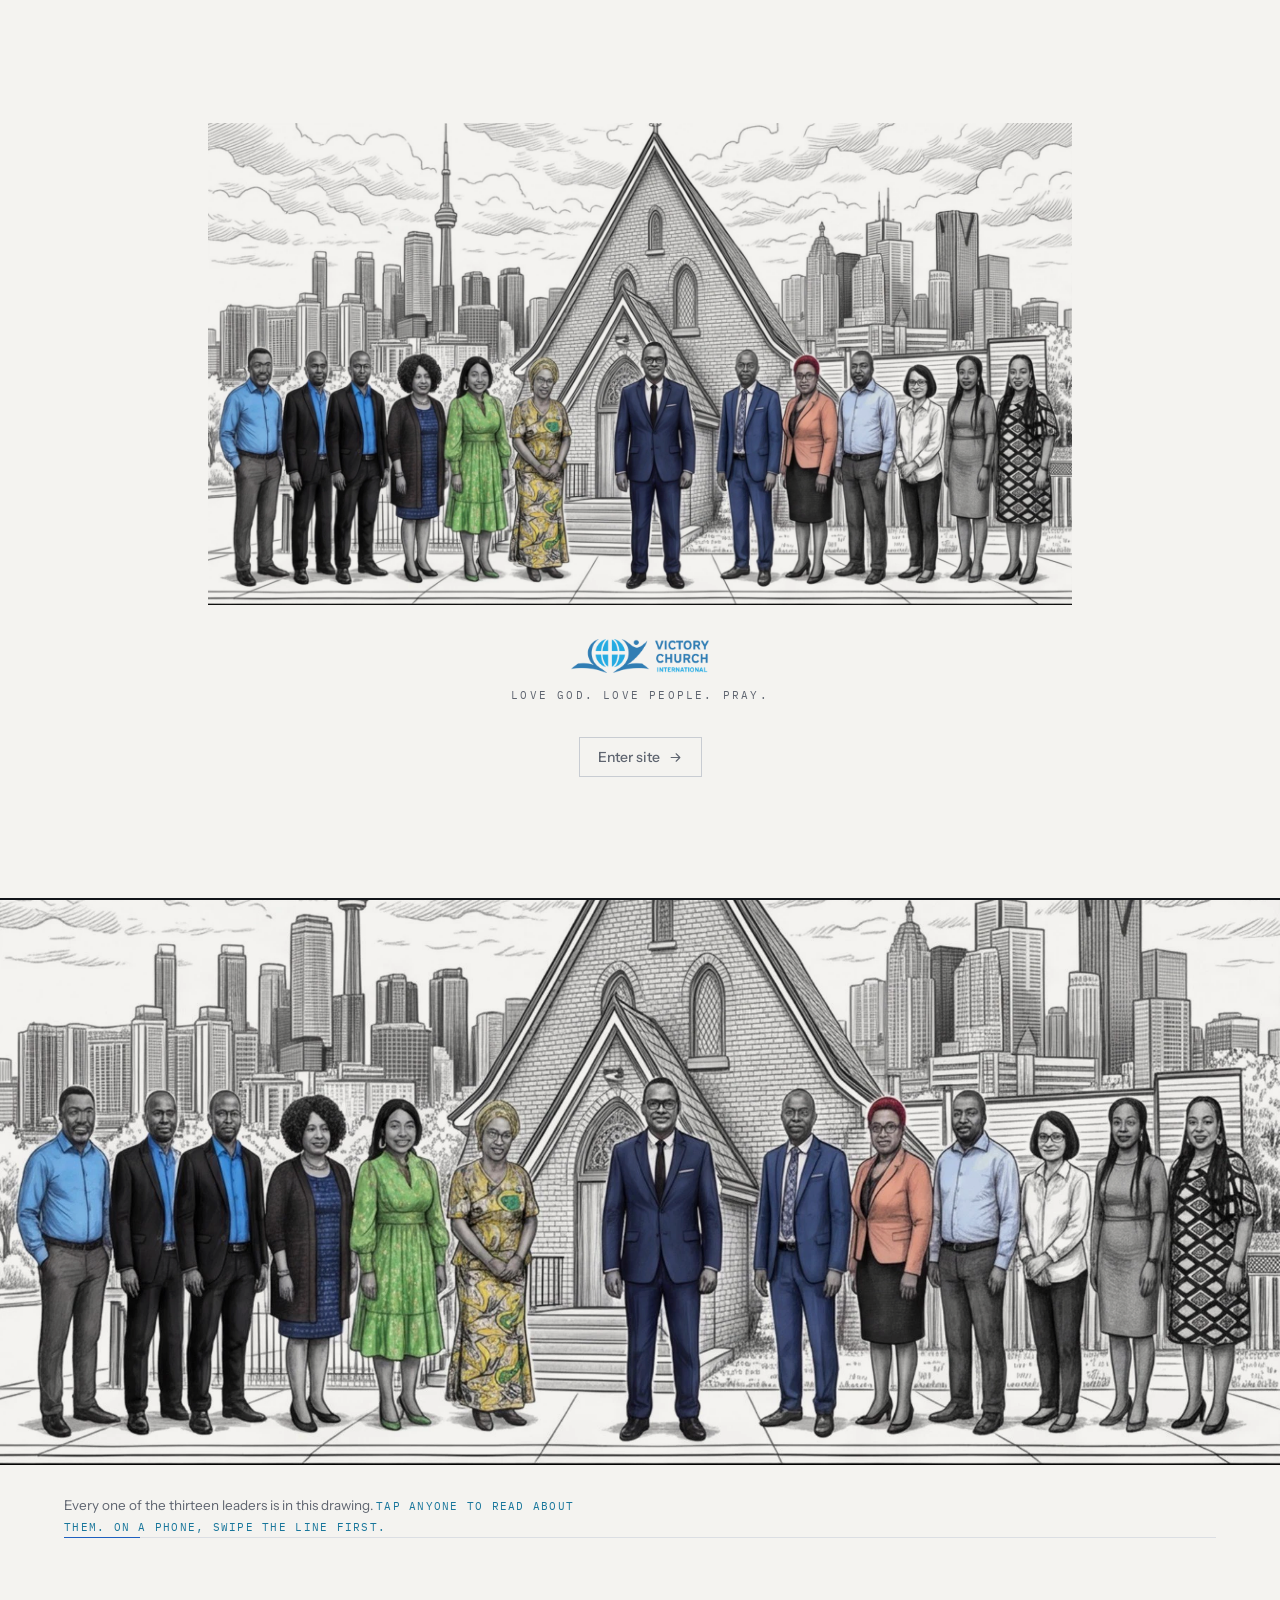
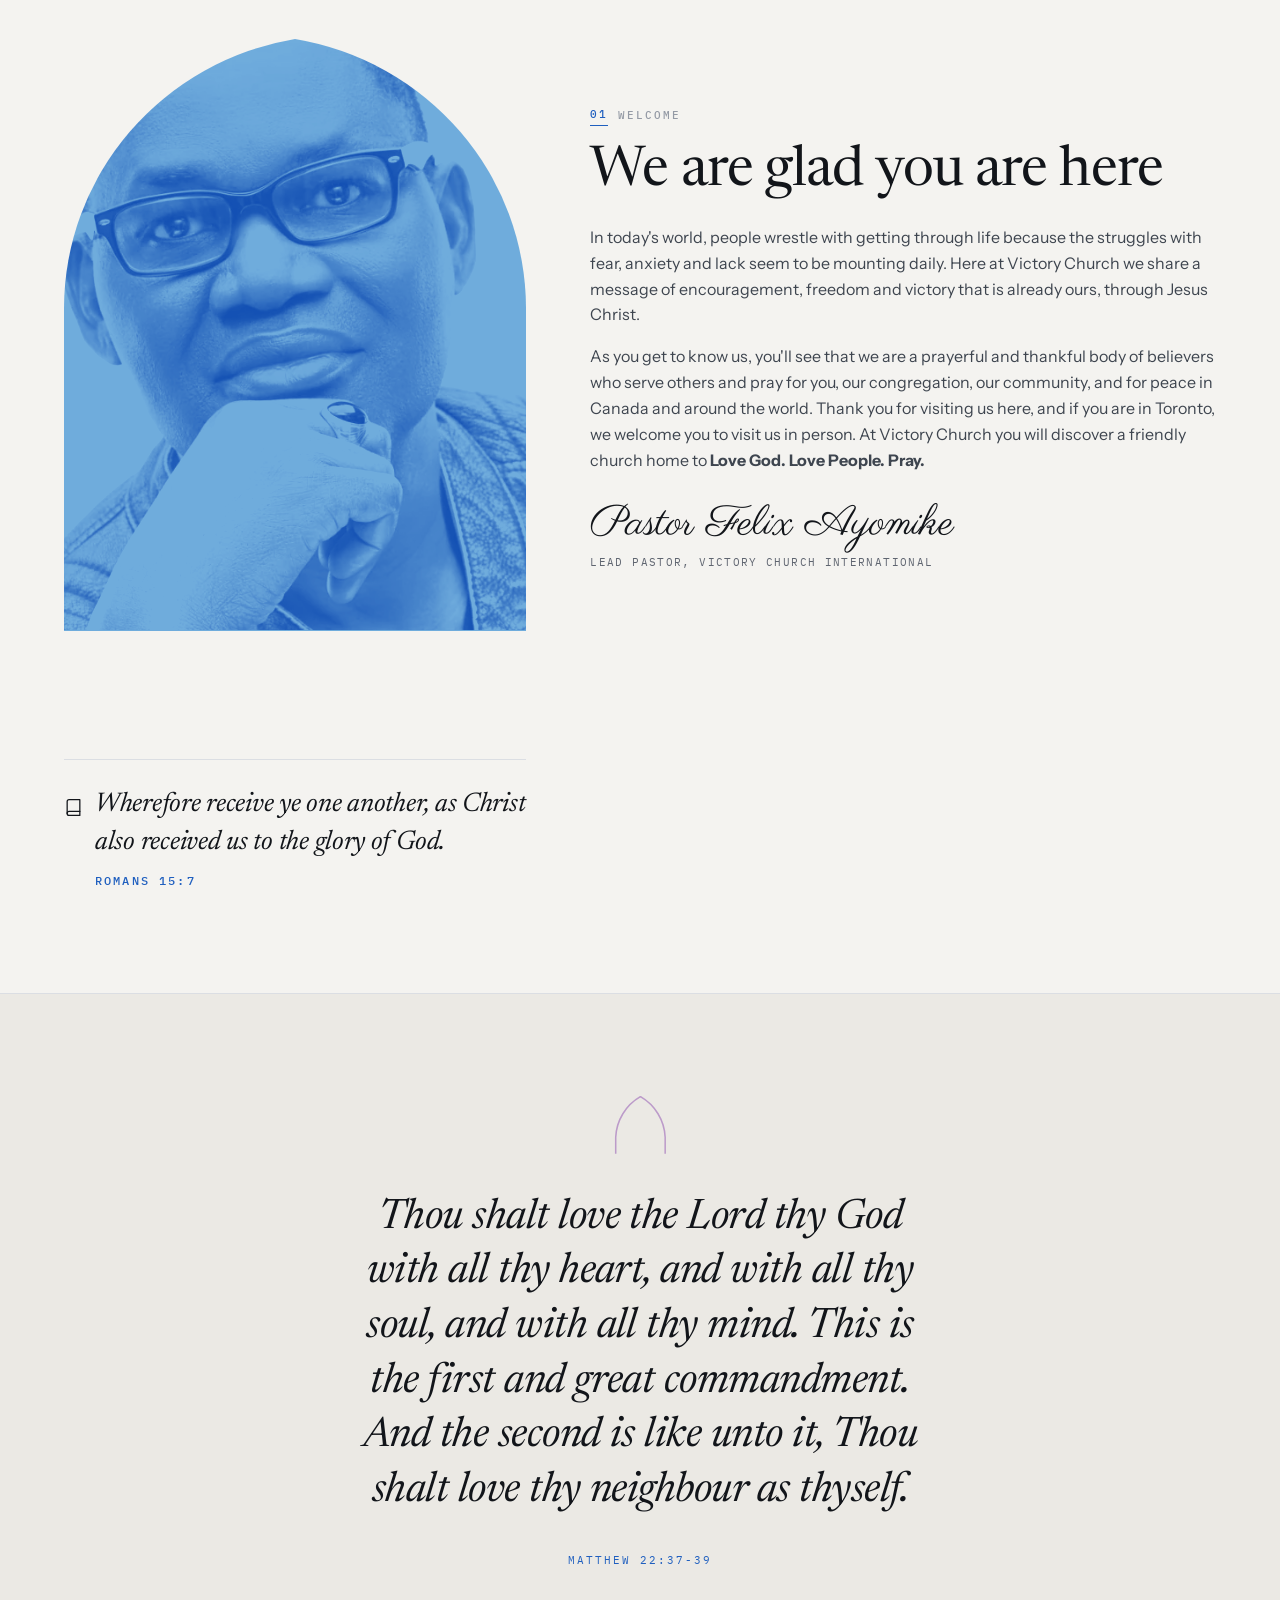
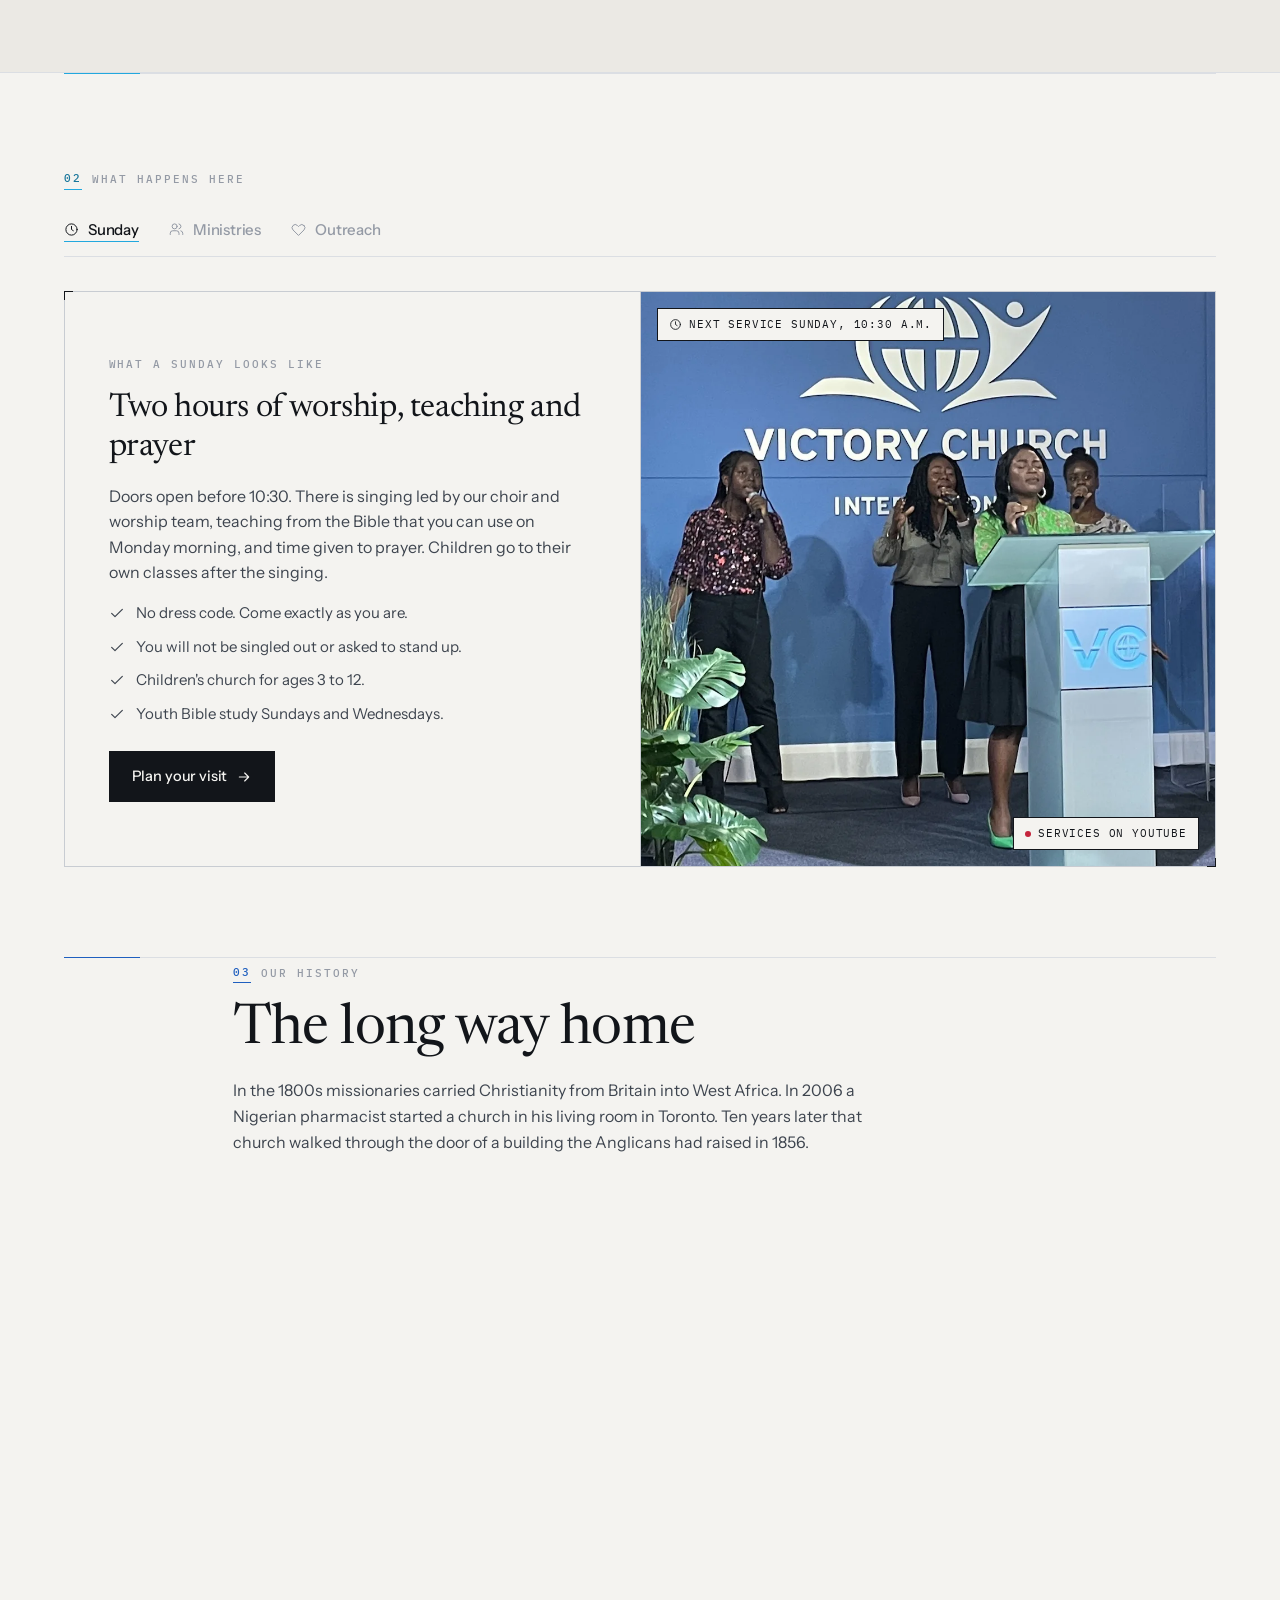
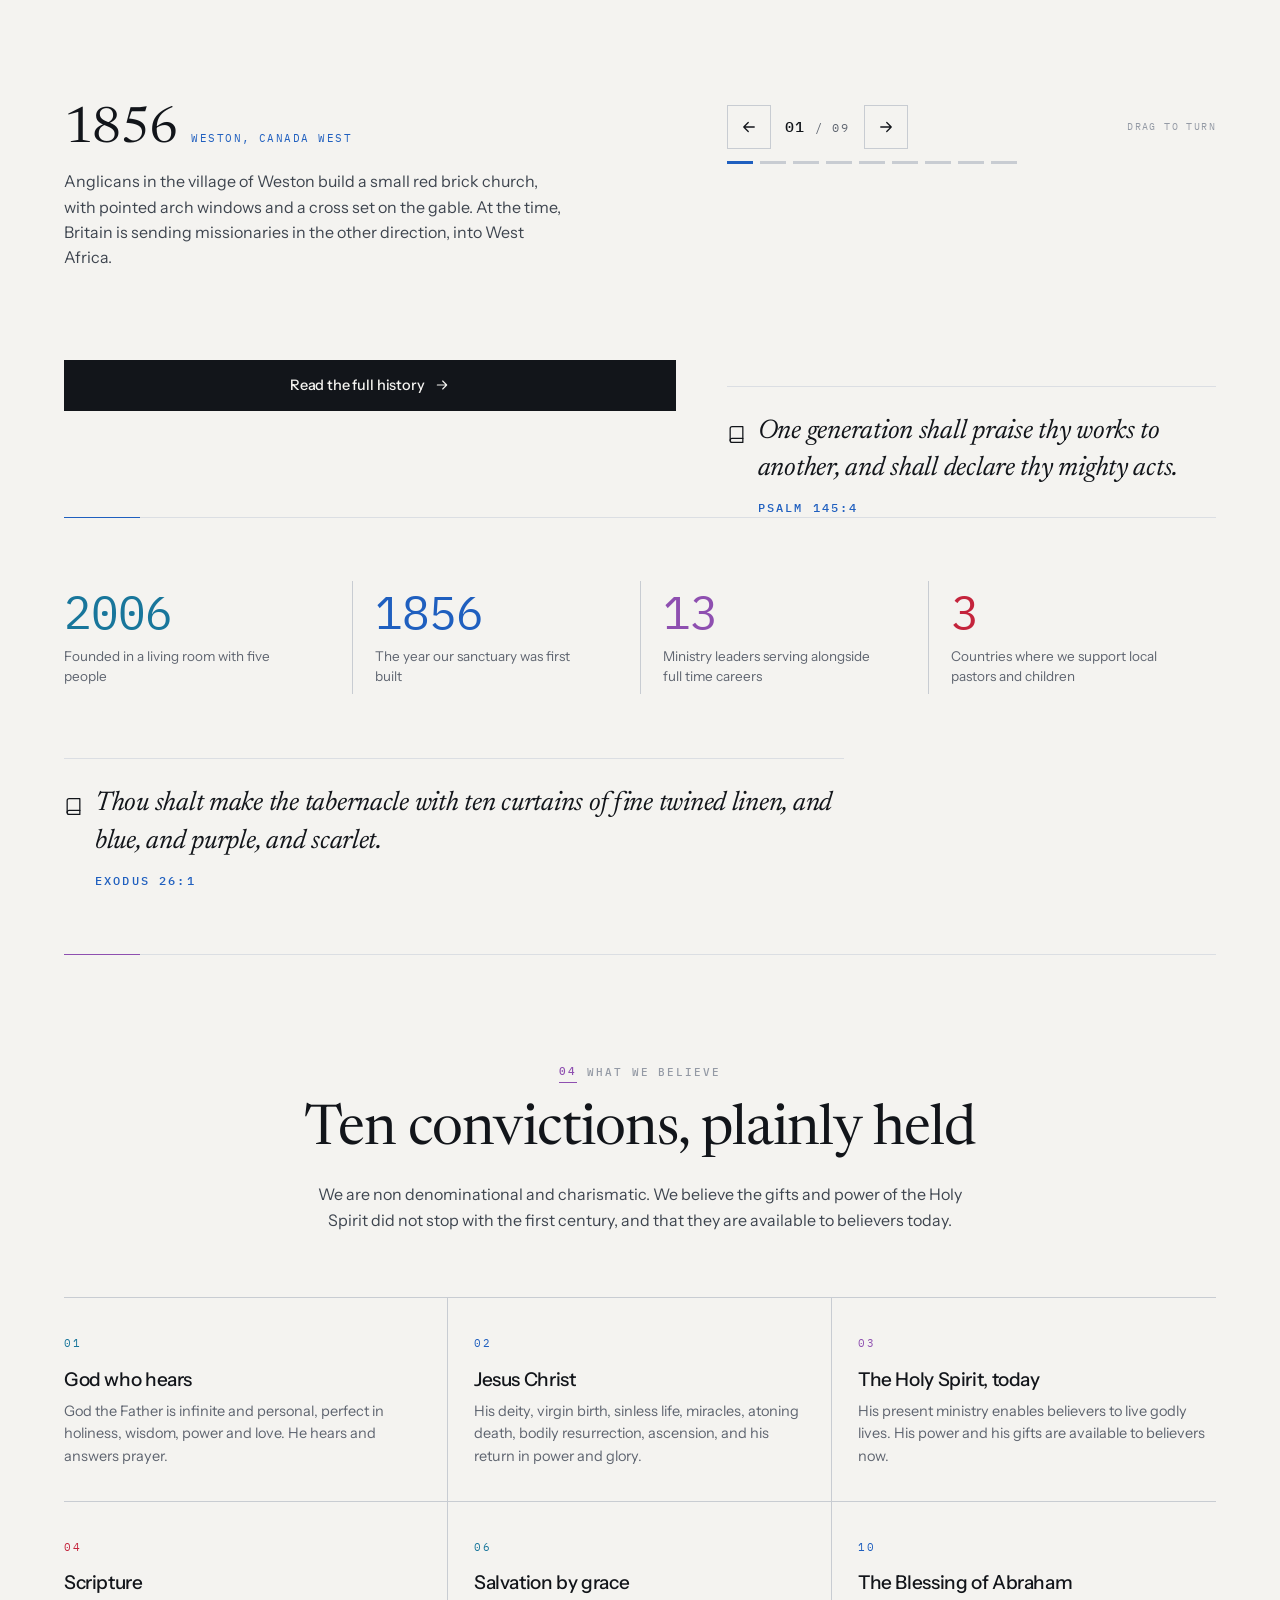
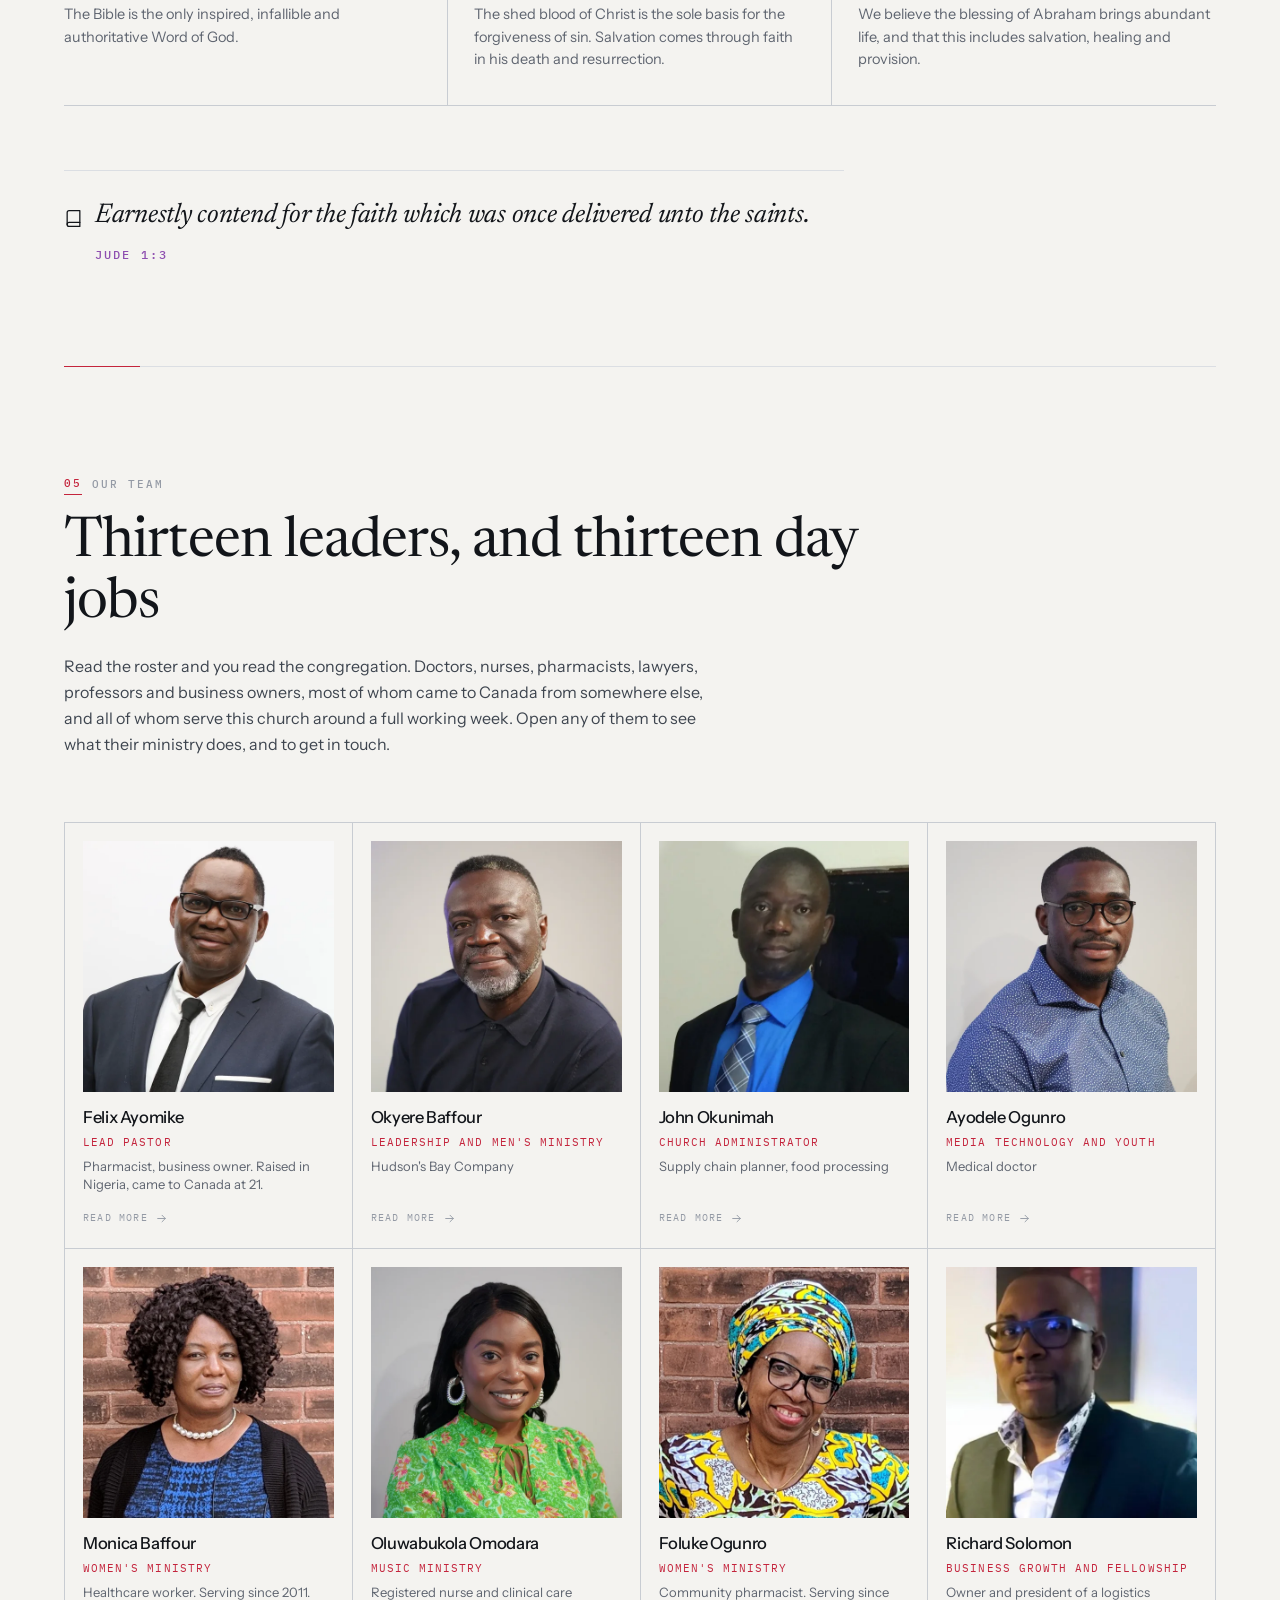
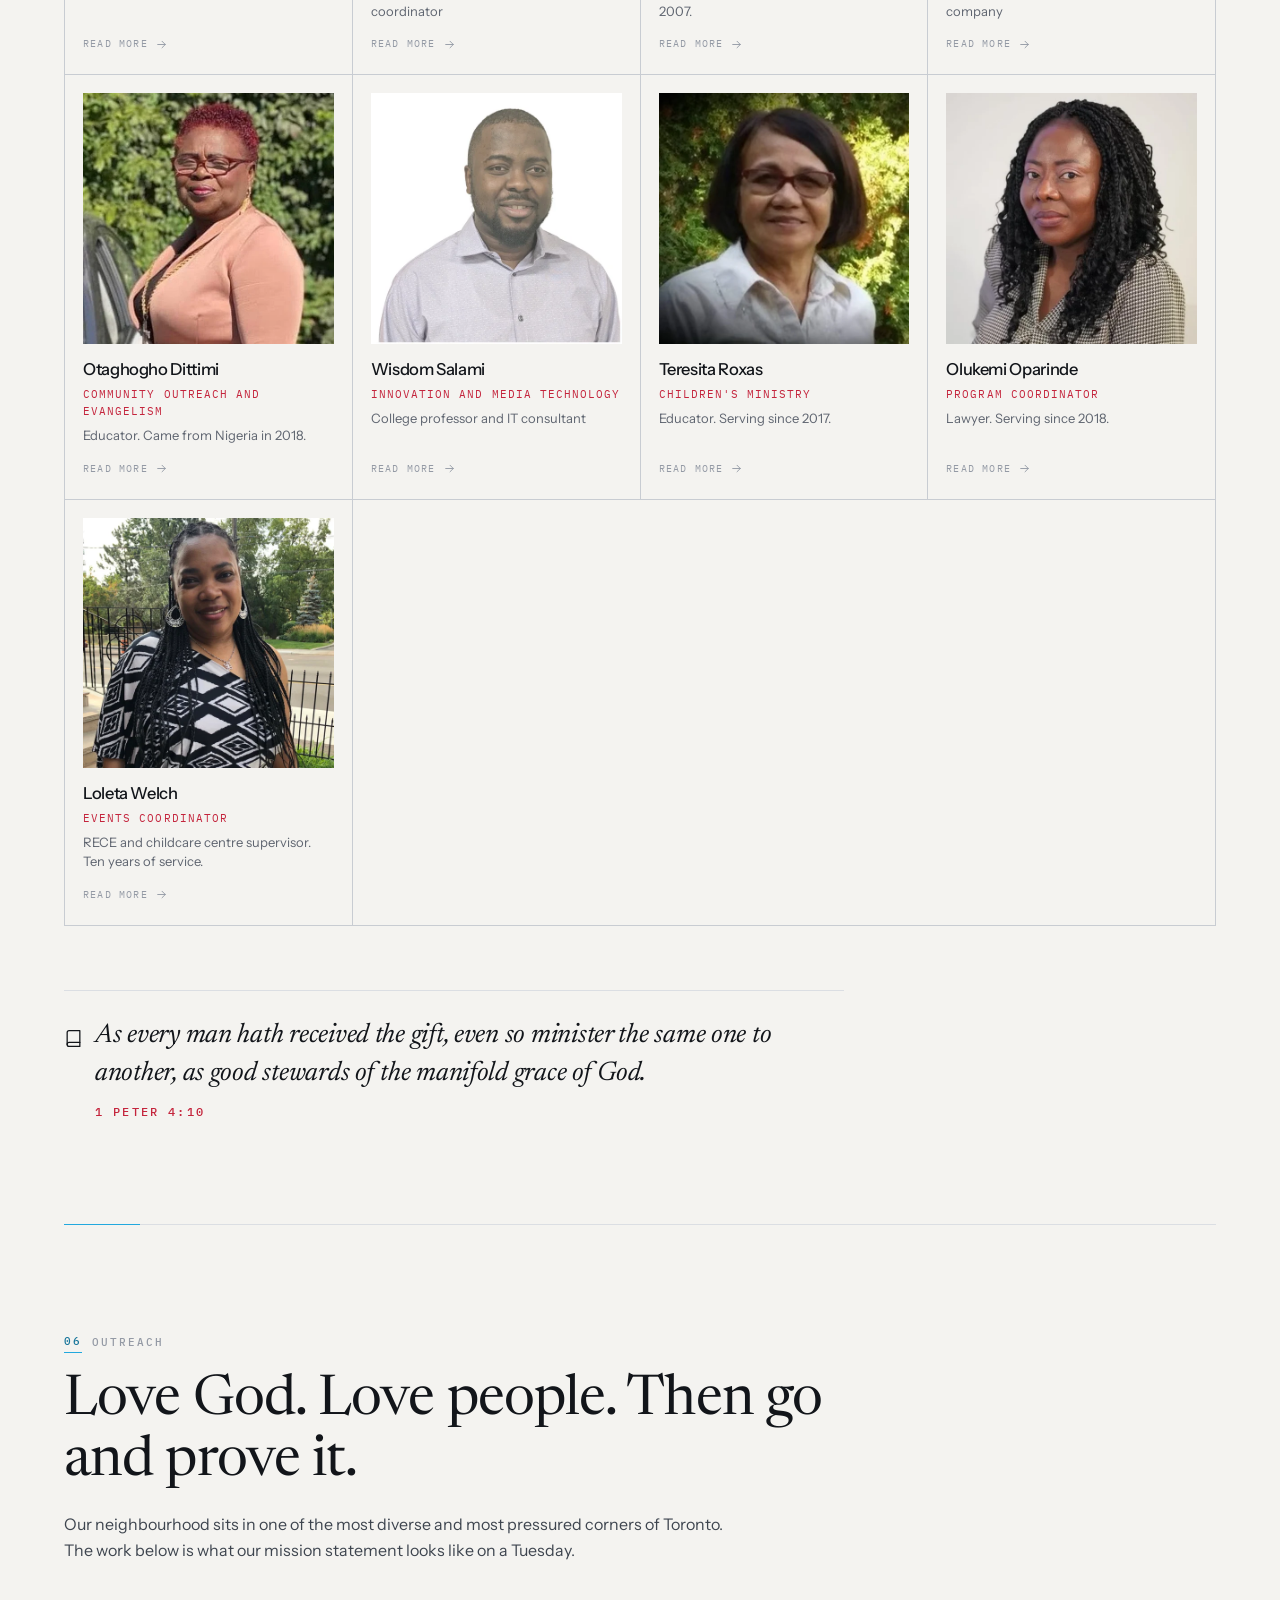
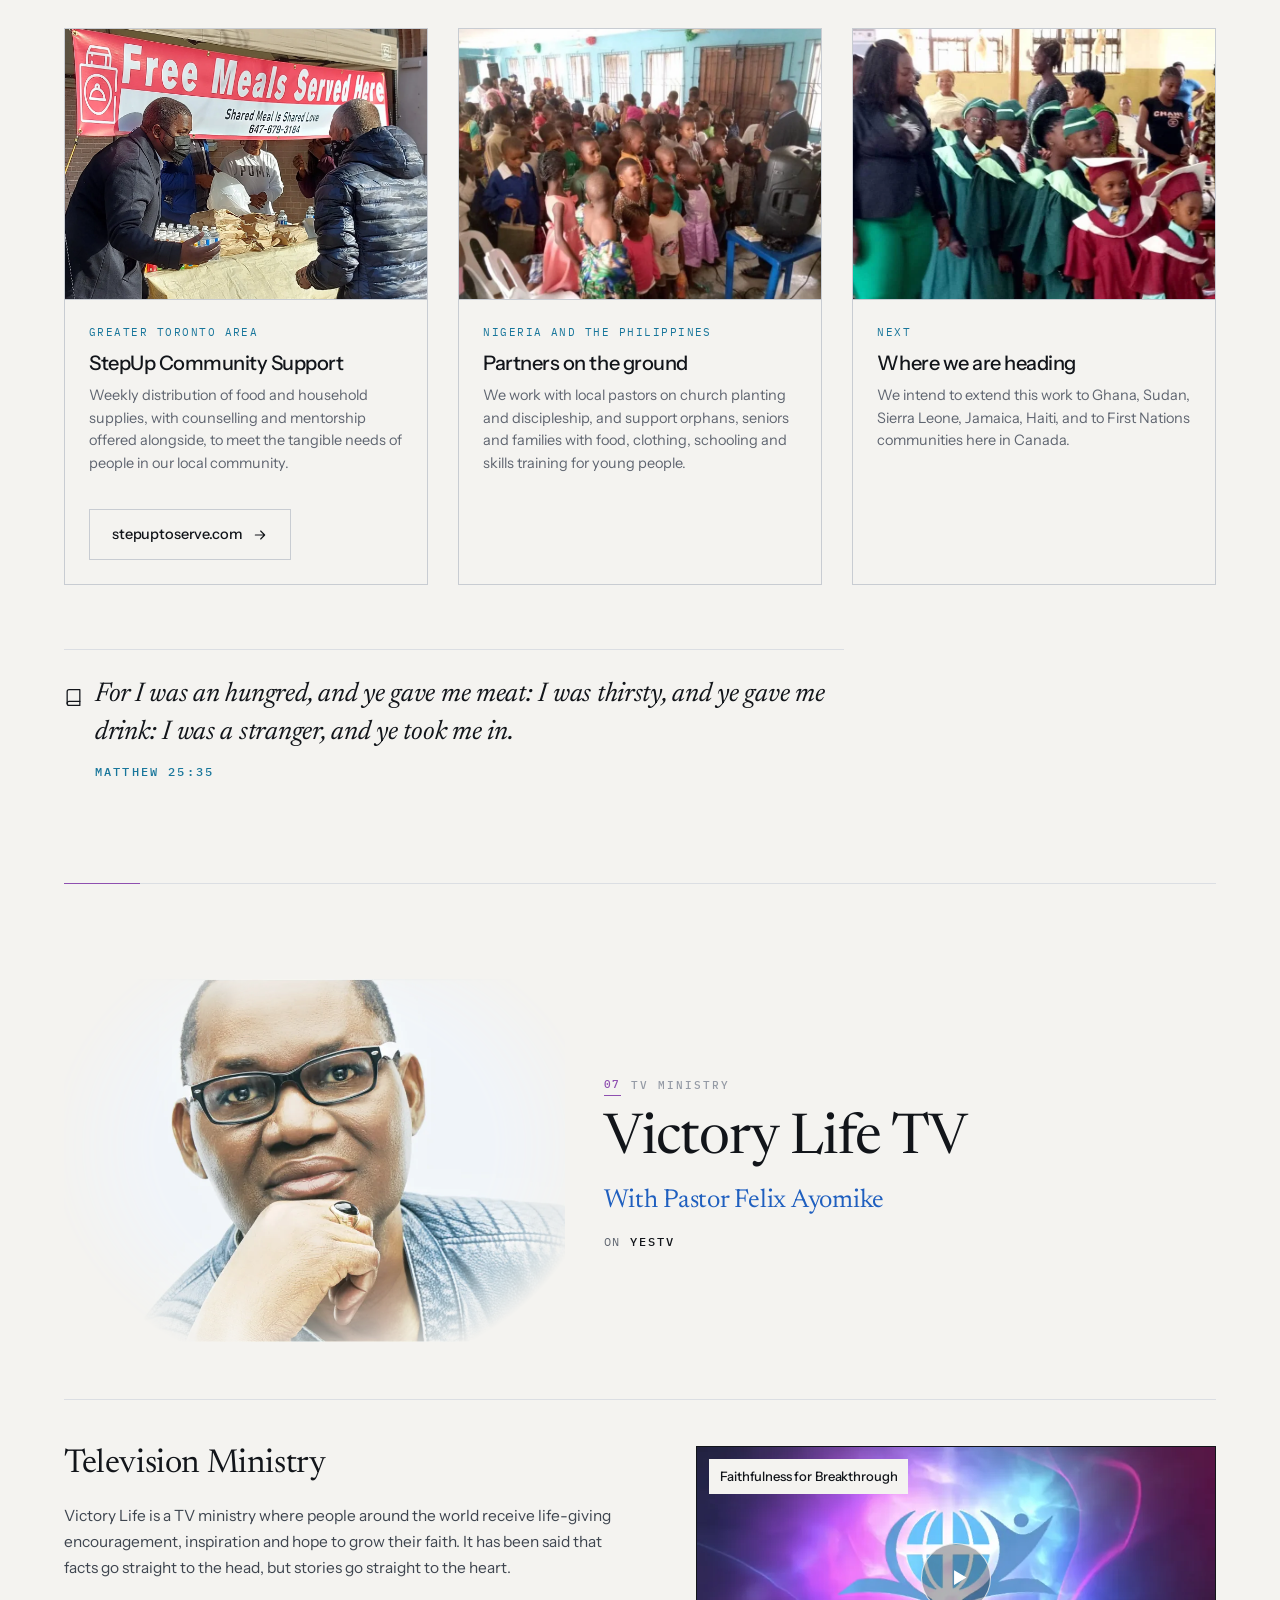
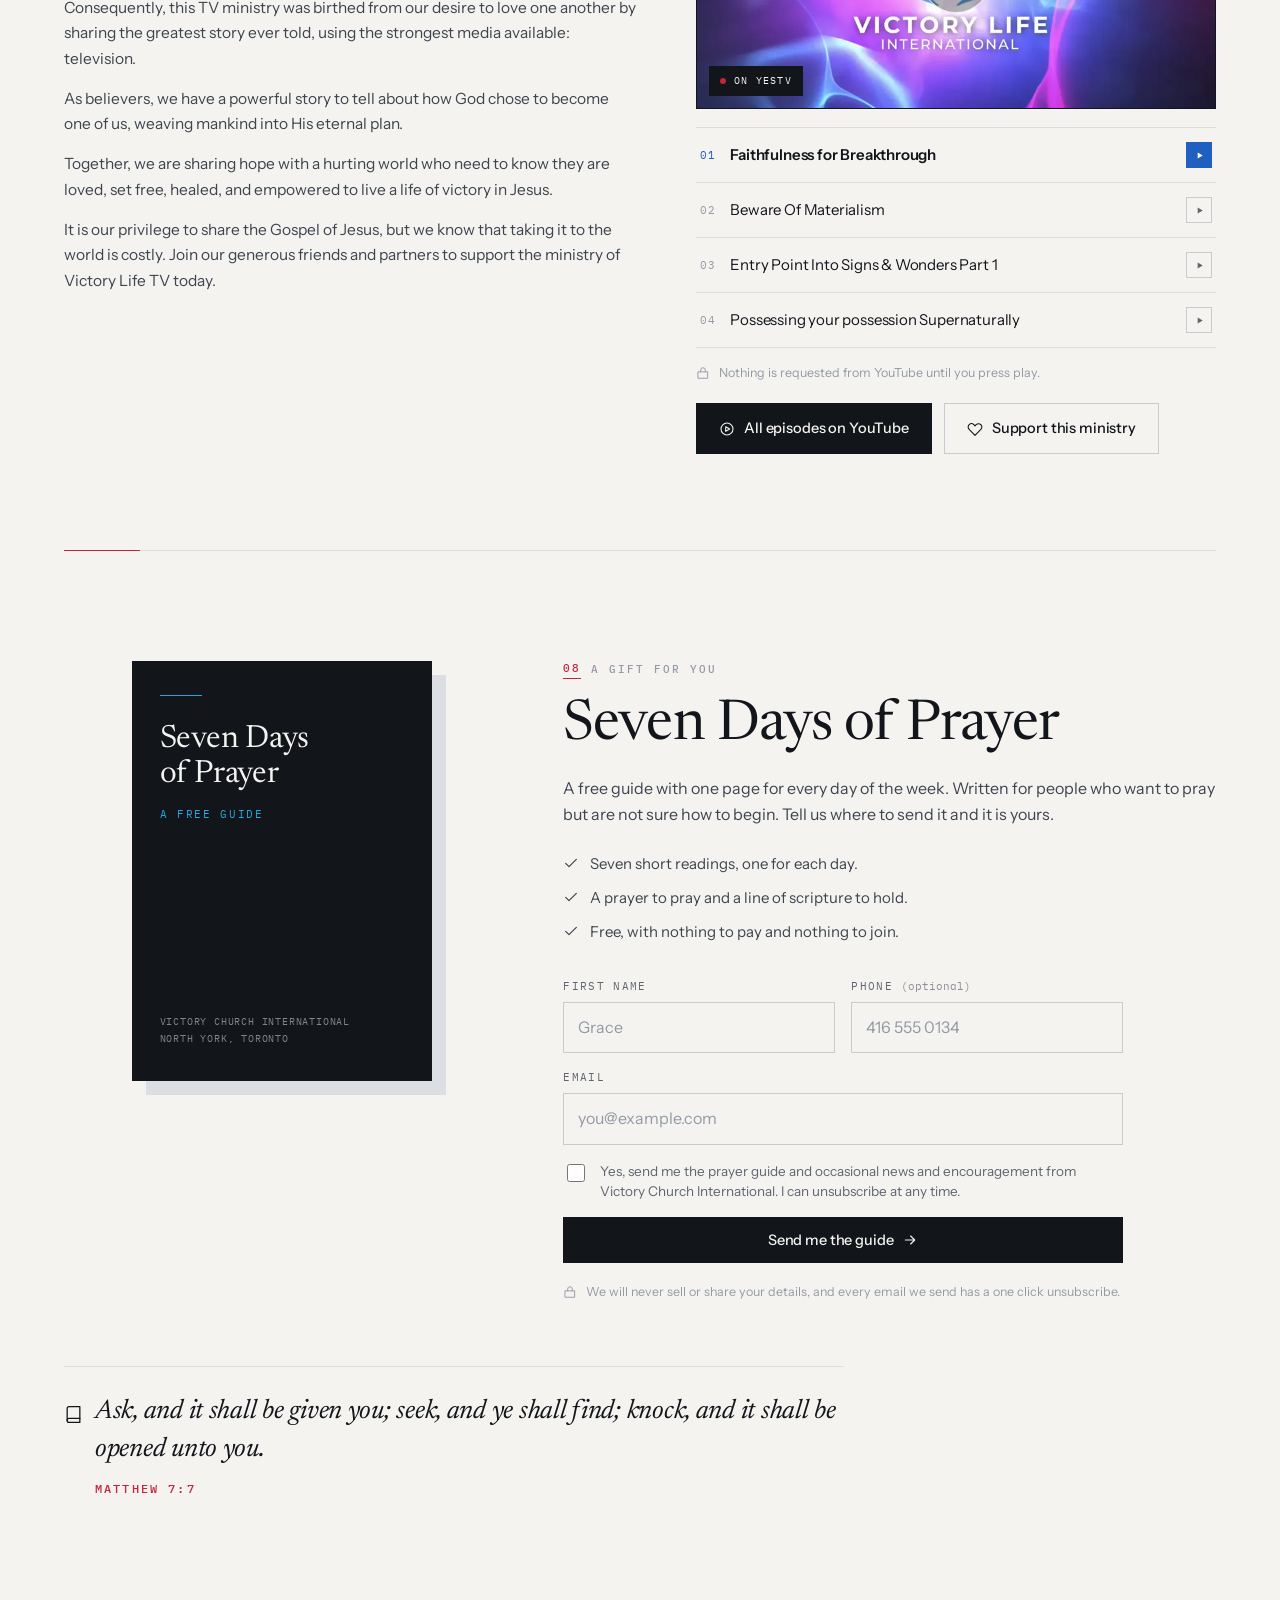
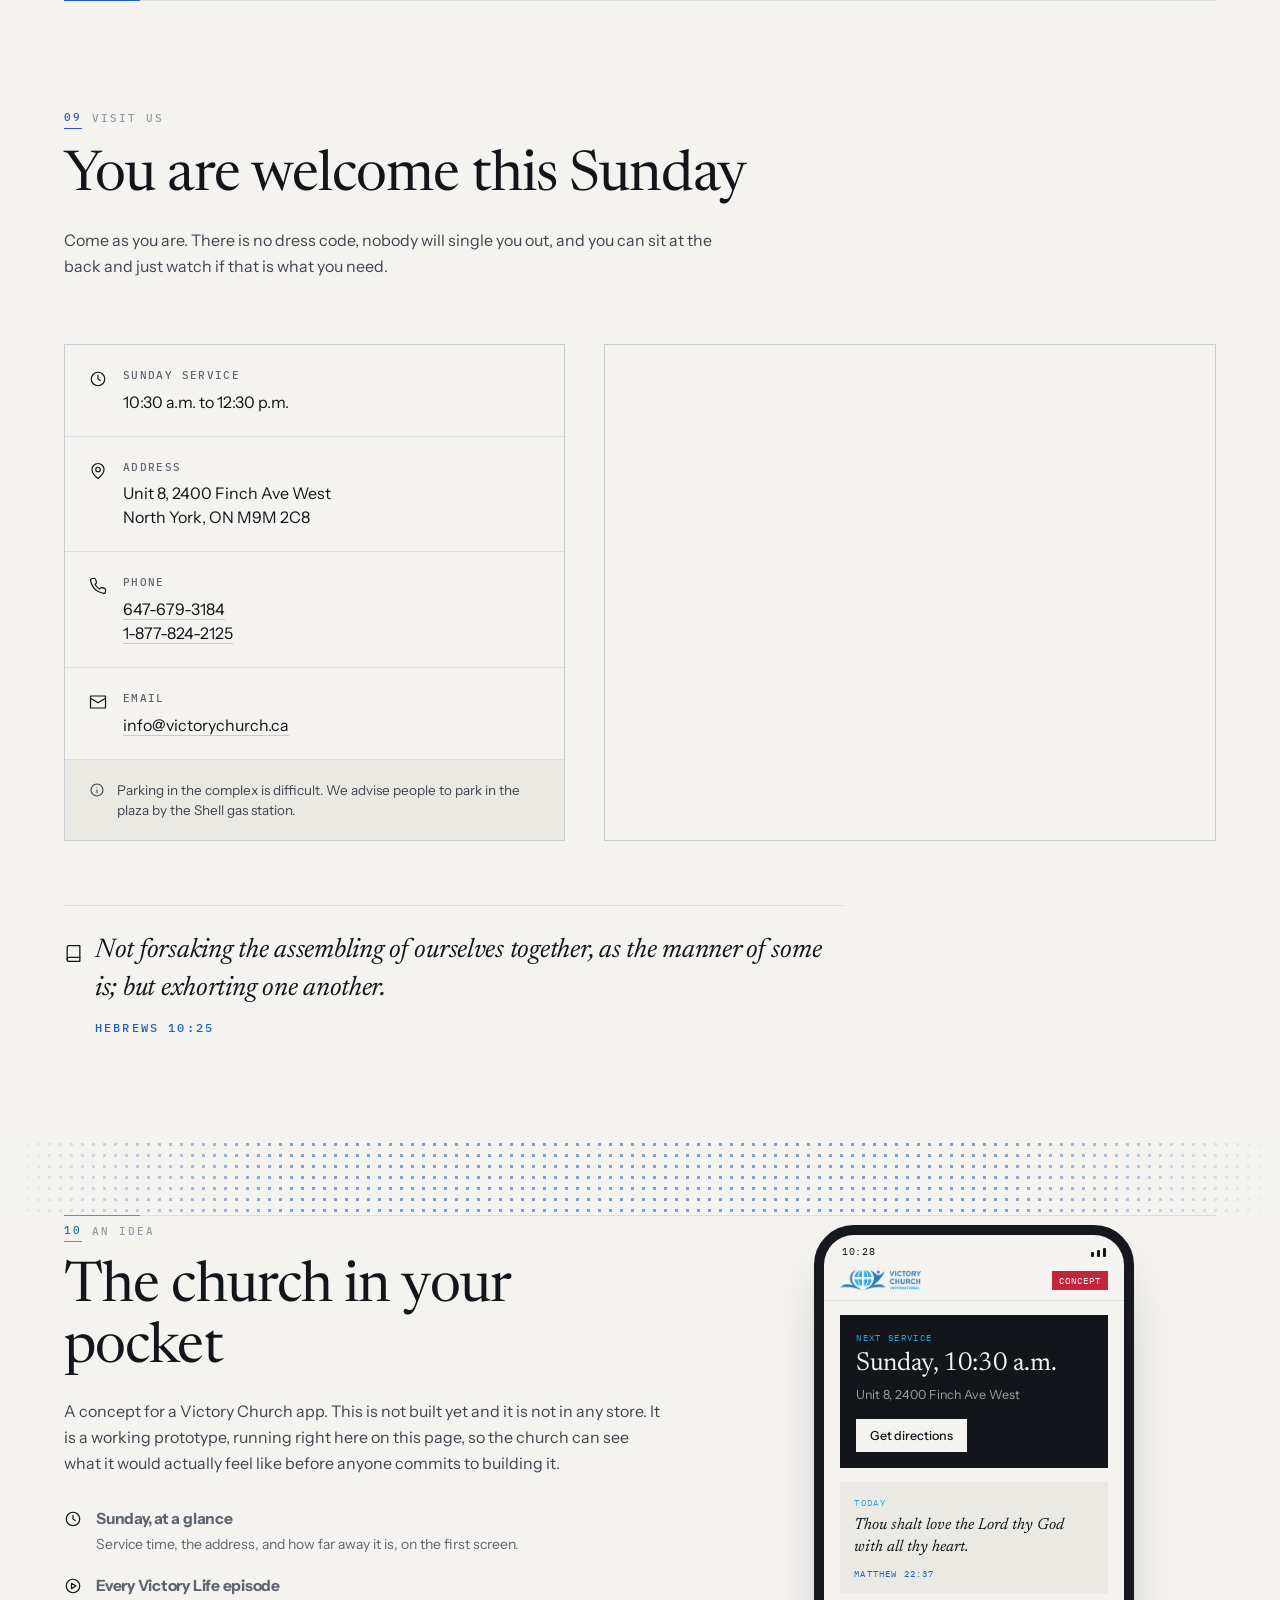
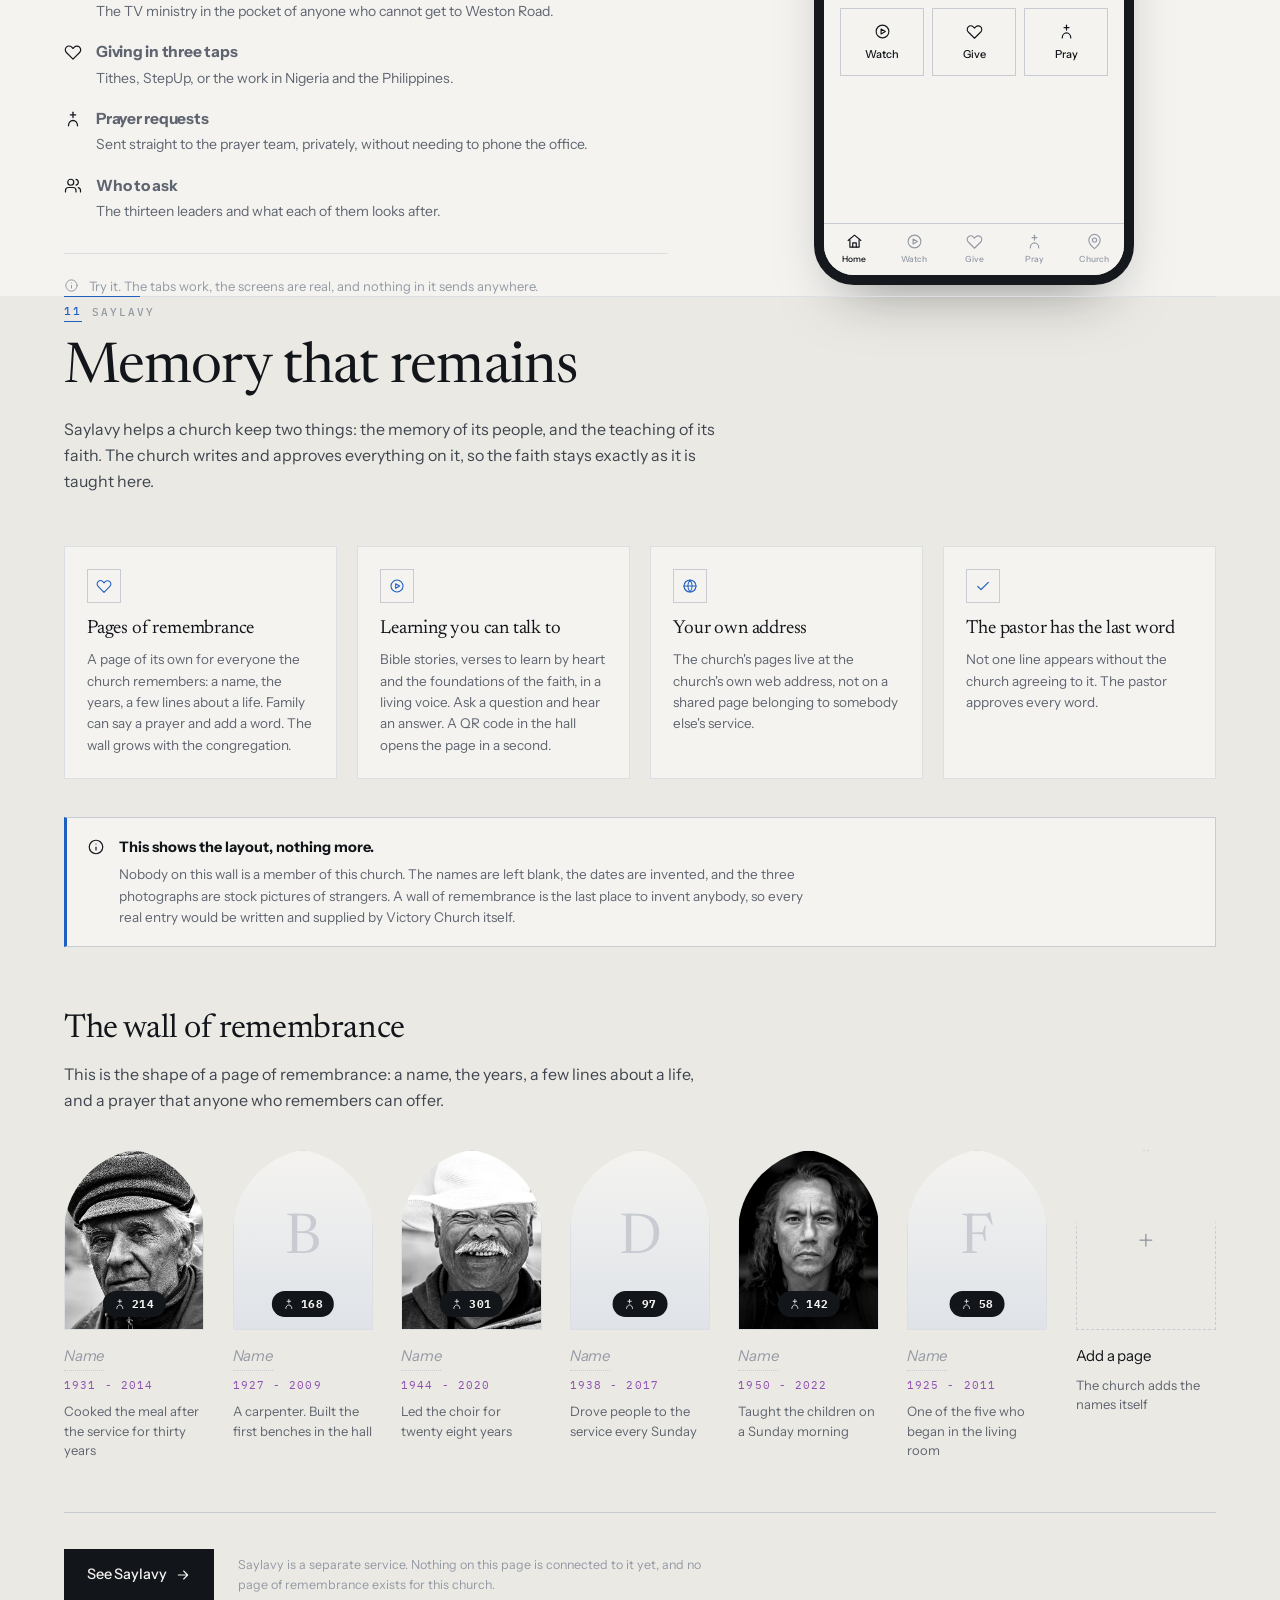
<file: index.html>
<!doctype html>
<html lang="en">
<head>
<meta charset="utf-8">
<meta name="viewport" content="width=device-width,initial-scale=1">
<title>Victory Church International | North York, Toronto</title>
<meta name="description" content="A non denominational multicultural church in North York, Toronto. Founded in 2006 with five people. Sundays 10:30 a.m. Love God. Love People. Pray.">
<link rel="icon" href="assets/img/favicon.png">
<meta property="og:title" content="Victory Church International">
<meta property="og:description" content="Love God. Love People. Pray. Sundays 10:30 a.m. in North York, Toronto.">
<meta property="og:image" content="assets/img/scenes/hero-wide.webp">
<meta property="og:type" content="website">
<meta name="theme-color" content="#F2F3F5">
<link rel="preconnect" href="https://fonts.googleapis.com">
<link rel="preconnect" href="https://fonts.gstatic.com" crossorigin>
<link href="https://fonts.googleapis.com/css2?family=Instrument+Sans:wght@400;500;600&family=IBM+Plex+Mono:wght@400;500&family=Newsreader:ital,opsz,wght@0,6..72,400;1,6..72,400&family=Parisienne&display=swap" rel="stylesheet">
<link rel="stylesheet" href="assets/css/main.css?v=53">
</head>
<body>

<!-- icon sprite -->
<svg width="0" height="0" style="position:absolute" aria-hidden="true" focusable="false"><defs>
<symbol id="i-clock" viewBox="0 0 24 24" fill="none" stroke="currentColor" stroke-width="1.6" stroke-linecap="round" stroke-linejoin="round"><circle cx="12" cy="12" r="9"/><path d="M12 7v5l3 2"/></symbol>
<symbol id="i-pin" viewBox="0 0 24 24" fill="none" stroke="currentColor" stroke-width="1.6" stroke-linecap="round" stroke-linejoin="round"><path d="M20 10c0 6-8 12-8 12s-8-6-8-12a8 8 0 0 1 16 0Z"/><circle cx="12" cy="10" r="3"/></symbol>
<symbol id="i-phone" viewBox="0 0 24 24" fill="none" stroke="currentColor" stroke-width="1.6" stroke-linecap="round" stroke-linejoin="round"><path d="M22 16.9v3a2 2 0 0 1-2.2 2 19.8 19.8 0 0 1-8.6-3.1 19.5 19.5 0 0 1-6-6A19.8 19.8 0 0 1 2.1 4.2 2 2 0 0 1 4.1 2h3a2 2 0 0 1 2 1.7c.1 1 .4 1.9.7 2.8a2 2 0 0 1-.5 2.1L8.1 9.9a16 16 0 0 0 6 6l1.3-1.2a2 2 0 0 1 2.1-.5c.9.3 1.8.6 2.8.7a2 2 0 0 1 1.7 2Z"/></symbol>
<symbol id="i-mail" viewBox="0 0 24 24" fill="none" stroke="currentColor" stroke-width="1.6" stroke-linecap="round" stroke-linejoin="round"><rect x="2" y="4" width="20" height="16"/><path d="m2 7 10 6 10-6"/></symbol>
<symbol id="i-check" viewBox="0 0 24 24" fill="none" stroke="currentColor" stroke-width="1.8" stroke-linecap="round" stroke-linejoin="round"><path d="m4 12.5 5 5L20 6.5"/></symbol>
<symbol id="i-play" viewBox="0 0 24 24" fill="none" stroke="currentColor" stroke-width="1.6" stroke-linecap="round" stroke-linejoin="round"><circle cx="12" cy="12" r="9"/><path d="M10 8.5 16 12l-6 3.5Z"/></symbol>
<symbol id="i-arrow" viewBox="0 0 24 24" fill="none" stroke="currentColor" stroke-width="1.7" stroke-linecap="round" stroke-linejoin="round"><path d="M5 12h14M13 6l6 6-6 6"/></symbol>
<symbol id="i-users" viewBox="0 0 24 24" fill="none" stroke="currentColor" stroke-width="1.6" stroke-linecap="round" stroke-linejoin="round"><path d="M16 20v-2a4 4 0 0 0-4-4H6a4 4 0 0 0-4 4v2"/><circle cx="9" cy="7" r="4"/><path d="M22 20v-2a4 4 0 0 0-3-3.9"/><path d="M16 3.1a4 4 0 0 1 0 7.8"/></symbol>
<symbol id="i-book" viewBox="0 0 24 24" fill="none" stroke="currentColor" stroke-width="1.6" stroke-linecap="round" stroke-linejoin="round"><path d="M4 19.5A2.5 2.5 0 0 1 6.5 17H20"/><path d="M6.5 2H20v20H6.5A2.5 2.5 0 0 1 4 19.5v-15A2.5 2.5 0 0 1 6.5 2Z"/></symbol>
<symbol id="i-tv" viewBox="0 0 24 24" fill="none" stroke="currentColor" stroke-width="1.6" stroke-linecap="round" stroke-linejoin="round"><rect x="2" y="7" width="20" height="14"/><path d="m7 3 5 4 5-4"/></symbol>
<symbol id="i-heart" viewBox="0 0 24 24" fill="none" stroke="currentColor" stroke-width="1.6" stroke-linecap="round" stroke-linejoin="round"><path d="M20.8 5.6a5 5 0 0 0-7.1 0L12 7.3l-1.7-1.7a5 5 0 1 0-7.1 7.1l8.8 8.8 8.8-8.8a5 5 0 0 0 0-7.1Z"/></symbol>
<symbol id="i-info" viewBox="0 0 24 24" fill="none" stroke="currentColor" stroke-width="1.6" stroke-linecap="round" stroke-linejoin="round"><circle cx="12" cy="12" r="9"/><path d="M12 16v-4M12 8h.01"/></symbol>
<symbol id="i-yt" viewBox="0 0 24 24" fill="currentColor" stroke="none"><path d="M23 12s0-3.8-.5-5.6a2.9 2.9 0 0 0-2-2C18.7 4 12 4 12 4s-6.7 0-8.5.5a2.9 2.9 0 0 0-2 2C1 8.2 1 12 1 12s0 3.8.5 5.6a2.9 2.9 0 0 0 2 2C5.3 20 12 20 12 20s6.7 0 8.5-.5a2.9 2.9 0 0 0 2-2C23 15.8 23 12 23 12ZM9.8 15.4V8.6l5.9 3.4Z"/></symbol>
<symbol id="i-fb" viewBox="0 0 24 24" fill="currentColor" stroke="none"><path d="M22 12a10 10 0 1 0-11.6 9.9v-7H7.9V12h2.5V9.8c0-2.5 1.5-3.9 3.8-3.9 1.1 0 2.2.2 2.2.2v2.5h-1.3c-1.2 0-1.6.8-1.6 1.6V12h2.8l-.4 2.9h-2.4v7A10 10 0 0 0 22 12Z"/></symbol>
<symbol id="i-x" viewBox="0 0 24 24" fill="none" stroke="currentColor" stroke-width="1.7" stroke-linecap="round"><path d="M18 6 6 18M6 6l12 12"/></symbol>
<symbol id="i-lock" viewBox="0 0 24 24" fill="none" stroke="currentColor" stroke-width="1.6" stroke-linecap="round" stroke-linejoin="round"><rect x="4" y="10" width="16" height="11"/><path d="M8 10V7a4 4 0 0 1 8 0v3"/></symbol>
<symbol id="i-gift" viewBox="0 0 24 24" fill="none" stroke="currentColor" stroke-width="1.6" stroke-linecap="round" stroke-linejoin="round"><path d="M20 12v9H4v-9M2 8h20v4H2zM12 21V8M12 8H7.5a2.5 2.5 0 1 1 0-5C11 3 12 8 12 8ZM12 8h4.5a2.5 2.5 0 1 0 0-5C13 3 12 8 12 8Z"/></symbol>
<symbol id="i-ig" viewBox="0 0 24 24" fill="none" stroke="currentColor" stroke-width="1.7" stroke-linecap="round" stroke-linejoin="round"><rect x="2.5" y="2.5" width="19" height="19" rx="5"/><circle cx="12" cy="12" r="4.2"/><path d="M17.8 6.4h.01"/></symbol>
<symbol id="i-home" viewBox="0 0 24 24" fill="none" stroke="currentColor" stroke-width="1.7" stroke-linecap="round" stroke-linejoin="round"><path d="M3 10.5 12 3l9 7.5"/><path d="M5.5 9.5V20h13V9.5"/><path d="M9.5 20v-6h5v6"/></symbol>
<symbol id="i-pray" viewBox="0 0 24 24" fill="none" stroke="currentColor" stroke-width="1.7" stroke-linecap="round" stroke-linejoin="round"><path d="M12 3v7"/><path d="M8.5 6.5h7"/><path d="M6 21c0-4 2.7-7 6-7s6 3 6 7"/></symbol>
<symbol id="i-globe" viewBox="0 0 24 24" fill="none" stroke="currentColor" stroke-width="1.7" stroke-linecap="round" stroke-linejoin="round"><circle cx="12" cy="12" r="9"/><path d="M3 12h18"/><path d="M12 3a15 15 0 0 1 0 18 15 15 0 0 1 0-18Z"/></symbol>
<symbol id="i-rings" viewBox="0 0 24 24" fill="none" stroke="currentColor" stroke-width="1.3"><circle cx="12" cy="12" r="10.6"/><circle cx="12" cy="12" r="7.6"/><circle cx="12" cy="12" r="4.6"/><circle cx="12" cy="12" r="1.6"/></symbol>
</defs></svg>

<!-- ============ intro ============ -->
<div id="loader" role="status" aria-live="polite" aria-label="Victory Church International">
  <div class="ld-in">
    <div class="ld-art" data-ld-art>
      <img class="is-drawing" src="assets/img/scenes/hero-wide.webp" srcset="assets/img/scenes/hero-wide-900.webp 900w, assets/img/scenes/hero-wide.webp 1818w" sizes="100vw" alt="" width="1818" height="1008">
    </div>
    <div class="ld-foot">
      <img class="ld-mark" src="assets/img/logo.png" alt="Victory Church International" width="740" height="183">
      <p class="ld-say">Love God. Love People. Pray.</p>
    </div>
    <button class="ld-enter" data-ld-skip type="button">Enter site <svg><use href="#i-arrow"/></svg></button>
  </div>
  <div class="ld-track"><div class="ld-fill" data-ld-fill></div></div>
</div>

<!-- ============ header ============ -->
<header class="hdr">
  <div class="wrap">
    <div class="hdr-in">
      <a class="brand" href="index.html" aria-label="Victory Church International, home">
        <img src="assets/img/logo.png" alt="Victory Church International" width="740" height="183">
      </a>
      <nav class="nav" aria-label="Primary">
        <a href="#sunday">Sunday</a>
        <a href="history.html">Our History</a>
        <a href="#beliefs">Beliefs</a>
        <a href="#team">Leadership</a>
        <a href="#outreach">Outreach</a>
        <a href="#tv">TV</a>
        <a href="#guide">Free guide</a>
        <a href="#visit">Visit</a>
      </nav>
      <a class="btn btn-primary hdr-cta" href="#visit">Plan your visit</a>
      <button class="burger" type="button" aria-expanded="false" aria-controls="mnav" aria-label="Menu">
        <span></span><span></span><span></span>
      </button>
    </div>
    <div class="mnav" id="mnav">
      <div class="mnav-in">
        <a href="#sunday">Sunday</a>
        <a href="history.html">Our History</a>
        <a href="#beliefs">Beliefs</a>
        <a href="#team">Leadership</a>
        <a href="#outreach">Outreach</a>
        <a href="#tv">TV</a>
        <a href="#guide">Free guide</a>
        <a href="#visit">Visit</a>
        <a class="btn btn-primary" href="#visit">Plan your visit</a>
      </div>
    </div>
  </div>
</header>

<main>

<!-- ============ hero ============ -->
<section class="hero">
  <div class="wrap">
    <div class="hero-top">
      <span class="eyebrow"><i class="num">Est. 2006</i> Non denominational and multicultural</span>
      <span class="eyebrow">North York, Toronto</span>
    </div>
    <h1 class="h-xl rv">Love God.<br>Love People. <em>Pray.</em></h1>
    <p class="lede rv">We began in 2006 with five people in a living room in Toronto. Today we are a
      congregation drawn from every nation, meeting in a sanctuary that has held worship since 1856.</p>
    <div class="hero-btns rv">
      <a class="btn btn-primary" href="#visit">Plan your visit <svg><use href="#i-arrow"/></svg></a>
      <a class="btn btn-ghost" href="https://www.youtube.com/channel/UCb4YFQl6l15EN2SBdt_mBlg" target="_blank" rel="noopener"><svg><use href="#i-play"/></svg> Watch a service</a>
    </div>
    <div class="hero-meta rv">
      <span><svg><use href="#i-clock"/></svg> Sundays, 10:30 a.m. to 12:30 p.m.</span>
      <span><svg><use href="#i-pin"/></svg> North York, Toronto</span>
      <span><svg><use href="#i-users"/></svg> Come as you are</span>
    </div>
  </div>

  <div class="hero-art" data-ink-reveal>
    <div class="hero-art-in">
    <img class="is-drawing" src="assets/img/scenes/hero-wide.webp"
         srcset="assets/img/scenes/hero-wide-900.webp 900w, assets/img/scenes/hero-wide.webp 1818w"
         sizes="(max-width: 700px) 180vw, 100vw"
         alt="The congregation of Victory Church International standing before their church on Weston Road, with the Toronto skyline behind"
         width="1818" height="1008" fetchpriority="high">
    <!-- Each figure is one of the thirteen leaders, verified against their
         photographs one by one. Clicking opens that person's profile, which is
         the same panel the leadership grid uses, so there is one source of
         truth for what a profile says. -->
    <div class="hero-people">
      <button class="hero-spot is-edge-l" type="button" style="--x:6.8%"
              data-person="okyere-baffour" aria-haspopup="dialog"
              aria-label="Okyere Baffour, Leadership and Men's Ministry">
        <span class="hero-tag"><b>Okyere Baffour</b><i>Leadership and Men's Ministry</i></span>
      </button>
      <button class="hero-spot is-edge-l" type="button" style="--x:13.2%"
              data-person="john-okunimah" aria-haspopup="dialog"
              aria-label="John Okunimah, Church Administrator">
        <span class="hero-tag"><b>John Okunimah</b><i>Church Administrator</i></span>
      </button>
      <button class="hero-spot" type="button" style="--x:17.9%"
              data-person="ayodele-ogunro" aria-haspopup="dialog"
              aria-label="Ayodele Ogunro, Media Technology and Youth">
        <span class="hero-tag"><b>Ayodele Ogunro</b><i>Media Technology and Youth</i></span>
      </button>
      <button class="hero-spot" type="button" style="--x:24.9%"
              data-person="monica-baffour" aria-haspopup="dialog"
              aria-label="Monica Baffour, Women's Ministry">
        <span class="hero-tag"><b>Monica Baffour</b><i>Women's Ministry</i></span>
      </button>
      <button class="hero-spot" type="button" style="--x:31.6%"
              data-person="oluwabukola-omodara" aria-haspopup="dialog"
              aria-label="Oluwabukola Omodara, Music Ministry">
        <span class="hero-tag"><b>Oluwabukola Omodara</b><i>Music Ministry</i></span>
      </button>
      <button class="hero-spot" type="button" style="--x:38.6%"
              data-person="foluke-ogunro" aria-haspopup="dialog"
              aria-label="Foluke Ogunro, Women's Ministry">
        <span class="hero-tag"><b>Foluke Ogunro</b><i>Women's Ministry</i></span>
      </button>
      <button class="hero-spot" type="button" style="--x:51.6%"
              data-person="felix-ayomike" aria-haspopup="dialog"
              aria-label="Felix Ayomike, Lead Pastor">
        <span class="hero-tag"><b>Felix Ayomike</b><i>Lead Pastor</i></span>
      </button>
      <button class="hero-spot" type="button" style="--x:62.4%"
              data-person="richard-solomon" aria-haspopup="dialog"
              aria-label="Richard Solomon, Business Growth and Fellowship">
        <span class="hero-tag"><b>Richard Solomon</b><i>Business Growth and Fellowship</i></span>
      </button>
      <button class="hero-spot" type="button" style="--x:68.8%"
              data-person="otaghogho-dittimi" aria-haspopup="dialog"
              aria-label="Otaghogho Dittimi, Community Outreach and Evangelism">
        <span class="hero-tag"><b>Otaghogho Dittimi</b><i>Community Outreach and Evangelism</i></span>
      </button>
      <button class="hero-spot" type="button" style="--x:75.6%"
              data-person="wisdom-salami" aria-haspopup="dialog"
              aria-label="Wisdom Salami, Innovation and Media Technology">
        <span class="hero-tag"><b>Wisdom Salami</b><i>Innovation and Media Technology</i></span>
      </button>
      <button class="hero-spot" type="button" style="--x:81.4%"
              data-person="teresita-roxas" aria-haspopup="dialog"
              aria-label="Teresita Roxas, Children's Ministry">
        <span class="hero-tag"><b>Teresita Roxas</b><i>Children's Ministry</i></span>
      </button>
      <button class="hero-spot is-edge-r" type="button" style="--x:87.5%"
              data-person="olukemi-oparinde" aria-haspopup="dialog"
              aria-label="Olukemi Oparinde, Program Coordinator">
        <span class="hero-tag"><b>Olukemi Oparinde</b><i>Program Coordinator</i></span>
      </button>
      <button class="hero-spot is-edge-r" type="button" style="--x:93.6%"
              data-person="loleta-welch" aria-haspopup="dialog"
              aria-label="Loleta Welch, Events Coordinator">
        <span class="hero-tag"><b>Loleta Welch</b><i>Events Coordinator</i></span>
      </button>
    </div>
    </div>
  </div>

  <div class="wrap">
    <p class="hero-note">Every one of the thirteen leaders is in this drawing.
      <span class="hero-note-hint">Tap anyone to read about them. On a phone, swipe the line first.</span></p>
  </div>
</section>

<!-- ============ welcome ============ -->
<section class="sec sec-rule welcome" id="welcome">
  <div class="wrap welcome-grid">
    <figure class="welcome-art duo rv">
      <img src="assets/img/pastor-felix-wide.webp" alt="Pastor Felix Ayomike" loading="lazy" width="928" height="672">
    </figure>
    <div class="welcome-body rv">
      <span class="eyebrow"><i class="num">01</i> Welcome</span>
      <h2 class="h-lg">We are glad you are here</h2>
      <p class="lede">In today's world, people wrestle with getting through life because the
        struggles with fear, anxiety and lack seem to be mounting daily. Here at Victory Church
        we share a message of encouragement, freedom and victory that is already ours, through
        Jesus Christ.</p>
      <p class="lede">As you get to know us, you'll see that we are a prayerful and thankful body
        of believers who serve others and pray for you, our congregation, our community, and for
        peace in Canada and around the world. Thank you for visiting us here, and if you are in
        Toronto, we welcome you to visit us in person. At Victory Church you will discover a
        friendly church home to <b>Love God. Love People. Pray.</b></p>
      <p class="sig">Pastor Felix Ayomike</p>
      <p class="sig-role">Lead Pastor, Victory Church International</p>
    </div>
    <p class="scrip">
      <svg aria-hidden="true"><use href="#i-book"/></svg>
      <span>Wherefore receive ye one another, as Christ also received us to the glory of God. <cite>Romans 15:7</cite></span>
    </p>
  </div>
</section>

<!-- ============ scripture ============ -->
<section class="verse" aria-label="Scripture">
  <div class="wrap">
    <svg class="verse-arch" viewBox="0 0 100 100" aria-hidden="true" preserveAspectRatio="xMidYMid meet">
      <path d="M8,98 L8,70 A84,84 0 0,1 50,1 A84,84 0 0,1 92,70 L92,98" />
    </svg>
    <blockquote class="verse-text rv">
      <p>Thou shalt love the Lord thy God with all thy heart, and with all thy soul,
        and with all thy mind. This is the first and great commandment. And the second
        is like unto it, Thou shalt love thy neighbour as thyself.</p>
      <cite>Matthew 22:37-39</cite>
    </blockquote>
  </div>
</section>

<!-- ============ tabbed frame ============ -->
<section class="frame-sec sec-rule" id="sunday">
  <div class="wrap">
    <div class="sec-head" style="margin-bottom:30px">
      <span class="eyebrow"><i class="num">02</i> What happens here</span>
    </div>
    <div class="tabs-wrap"><div class="tabs" role="tablist" data-tabs aria-label="What happens here">
      <button class="tab" role="tab" id="t-1" aria-controls="p-1" aria-selected="true"><svg><use href="#i-clock"/></svg> Sunday</button>
      <button class="tab" role="tab" id="t-2" aria-controls="p-2" aria-selected="false"><svg><use href="#i-users"/></svg> Ministries</button>
      <button class="tab" role="tab" id="t-3" aria-controls="p-3" aria-selected="false"><svg><use href="#i-heart"/></svg> Outreach</button>
    </div></div>

    <div class="frame rv">
      <div class="panel" role="tabpanel" id="p-1" aria-labelledby="t-1">
        <div class="panel-txt">
          <span class="eyebrow">What a Sunday looks like</span>
          <h3 class="h-md">Two hours of worship, teaching and prayer</h3>
          <p>Doors open before 10:30. There is singing led by our choir and worship team, teaching from
             the Bible that you can use on Monday morning, and time given to prayer. Children go to
             their own classes after the singing.</p>
          <ul class="facts">
            <li><svg><use href="#i-check"/></svg> No dress code. Come exactly as you are.</li>
            <li><svg><use href="#i-check"/></svg> You will not be singled out or asked to stand up.</li>
            <li><svg><use href="#i-check"/></svg> Children's church for ages 3 to 12.</li>
            <li><svg><use href="#i-check"/></svg> Youth Bible study Sundays and Wednesdays.</li>
          </ul>
          <a class="btn btn-primary" href="#visit">Plan your visit <svg><use href="#i-arrow"/></svg></a>
        </div>
        <div class="panel-media">
          <img src="assets/img/pulpit.webp" alt="The worship team leading singing at Victory Church" loading="lazy" width="1200" height="800">
          <span class="chip chip-tl"><svg><use href="#i-clock"/></svg> Next service Sunday, 10:30 a.m.</span>
          <span class="chip chip-br"><span class="dot"></span> Services on YouTube</span>
        </div>
      </div>

      <div class="panel flip" role="tabpanel" id="p-2" aria-labelledby="t-2" hidden>
        <div class="panel-txt">
          <span class="eyebrow">Ministries</span>
          <h3 class="h-md">A place for every part of the family</h3>
          <p>Our ministries are led by people who work full time as nurses, pharmacists, teachers,
             lawyers and engineers, and who give their evenings and weekends to this church.</p>
          <ul class="facts">
            <li><svg><use href="#i-check"/></svg> <b>Men's Ministry.</b> Purposeful friendship and accountability.</li>
            <li><svg><use href="#i-check"/></svg> <b>Women's Ministry.</b> Study, service and discipleship.</li>
            <li><svg><use href="#i-check"/></svg> <b>Youth.</b> Bible study, retreats, summer mission trips.</li>
            <li><svg><use href="#i-check"/></svg> <b>Children.</b> Ages 3 to 12, lessons, music and games.</li>
          </ul>
          <a class="btn btn-primary" href="#team">Meet the leaders <svg><use href="#i-arrow"/></svg></a>
        </div>
        <div class="panel-media"><img src="assets/img/choir.webp" alt="The Victory Church choir leading worship" loading="lazy" width="1200" height="676"></div>
      </div>

      <div class="panel" role="tabpanel" id="p-3" aria-labelledby="t-3" hidden>
        <div class="panel-txt">
          <span class="eyebrow">Outreach</span>
          <h3 class="h-md">StepUp, and partners in three countries</h3>
          <p>Every week volunteers pack and hand out food and household supplies across the Greater
             Toronto Area through StepUp Community Support. Overseas we work with pastors in Nigeria and
             the Philippines on orphan care, schooling and skills training for young people.</p>
          <ul class="facts">
            <li><svg><use href="#i-check"/></svg> Weekly food and supply distribution in the GTA.</li>
            <li><svg><use href="#i-check"/></svg> Counselling and mentorship alongside the food.</li>
            <li><svg><use href="#i-check"/></svg> Orphan, senior and family support abroad.</li>
            <li><svg><use href="#i-check"/></svg> Vocational and life skills training for youth.</li>
          </ul>
          <a class="btn btn-primary" href="#outreach">See the work <svg><use href="#i-arrow"/></svg></a>
        </div>
        <div class="panel-media"><img src="assets/img/stepup-meals.webp" alt="Free meals served at a StepUp distribution" loading="lazy" width="1200" height="904"></div>
      </div>

    </div>
  </div>
</section>

<!-- ============ the history, one turntable ============ -->
<section class="rot sec-rule" id="heritage">
  <div class="wrap rot-head">
    <span class="eyebrow"><i class="num">03</i> Our history</span>
    <h2 class="h-lg">The long way home</h2>
    <p class="lede">In the 1800s missionaries carried Christianity from Britain into West Africa.
      In 2006 a Nigerian pharmacist started a church in his living room in Toronto. Ten years
      later that church walked through the door of a building the Anglicans had raised in 1856.</p>
  </div>

  <div class="rot-stage" data-rot>
    <div class="rot-ring" data-ring>
        <figure class="rot-face is-on" data-face="0" style="--i:0">
          <img src="assets/img/scenes/s7-900.webp" srcset="assets/img/scenes/s7-900.webp 900w, assets/img/scenes/s7.webp 1826w"
               sizes="(max-width: 700px) 88vw, 760px" alt="The red brick church on Weston Road, with a cross set on the gable" width="1826" height="1016">
        </figure>
        <figure class="rot-face" data-face="1" style="--i:1">
          <img src="assets/img/scenes/s2-900.webp" srcset="assets/img/scenes/s2-900.webp 900w, assets/img/scenes/s2.webp 1826w"
               sizes="(max-width: 700px) 88vw, 760px" alt="Pastor Felix Ayomike standing before the church" width="1826" height="1016">
        </figure>
        <figure class="rot-face" data-face="2" style="--i:2">
          <img src="assets/img/scenes/s6-900.webp" srcset="assets/img/scenes/s6-900.webp 900w, assets/img/scenes/s6.webp 1826w"
               sizes="(max-width: 700px) 88vw, 760px" alt="Members of the congregation gathered on the steps outside" width="1826" height="1016">
        </figure>
        <figure class="rot-face" data-face="3" style="--i:3">
          <img src="assets/img/scenes/s4-900.webp" srcset="assets/img/scenes/s4-900.webp 900w, assets/img/scenes/s4.webp 1826w"
               sizes="(max-width: 700px) 88vw, 760px" alt="A man standing before the church, with the Toronto skyline behind" loading="lazy" width="1826" height="1016">
        </figure>
        <figure class="rot-face" data-face="4" style="--i:4">
          <img src="assets/img/scenes/s9-900.webp" srcset="assets/img/scenes/s9-900.webp 900w, assets/img/scenes/s9.webp 1826w"
               sizes="(max-width: 700px) 88vw, 760px" alt="The arched door of the 1856 church" loading="lazy" width="1826" height="1016">
        </figure>
        <figure class="rot-face" data-face="5" style="--i:5">
          <img src="assets/img/scenes/s3-900.webp" srcset="assets/img/scenes/s3-900.webp 900w, assets/img/scenes/s3.webp 1826w"
               sizes="(max-width: 700px) 88vw, 760px" alt="A member of the congregation outside the church" loading="lazy" width="1826" height="1016">
        </figure>
        <figure class="rot-face" data-face="6" style="--i:6">
          <img src="assets/img/scenes/s5-900.webp" srcset="assets/img/scenes/s5-900.webp 900w, assets/img/scenes/s5.webp 1826w"
               sizes="(max-width: 700px) 88vw, 760px" alt="A ministry leader outside the church" loading="lazy" width="1826" height="1016">
        </figure>
        <figure class="rot-face" data-face="7" style="--i:7">
          <img src="assets/img/scenes/s8-900.webp" srcset="assets/img/scenes/s8-900.webp 900w, assets/img/scenes/s8.webp 1826w"
               sizes="(max-width: 700px) 88vw, 760px" alt="Members of the congregation looking out over the Toronto skyline" loading="lazy" width="1826" height="1016">
        </figure>
        <figure class="rot-face" data-face="8" style="--i:8">
          <img src="assets/img/scenes/s1-900.webp" srcset="assets/img/scenes/s1-900.webp 900w, assets/img/scenes/s1.webp 1826w"
               sizes="(max-width: 700px) 88vw, 760px" alt="The congregation of Victory Church International outside their church" loading="lazy" width="1826" height="1016">
        </figure>
    </div>
  </div>

  <div class="wrap rot-below">
    <div class="rot-caps" role="region" aria-live="polite" aria-label="Scene description">
      <div class="rot-cap is-on" data-rcap="0">
        <div class="rot-when">
          <span class="rot-year">1856</span>
          <span class="rot-place">Weston, Canada West</span>
        </div>
        <p>Anglicans in the village of Weston build a small red brick church, with pointed arch windows and a cross set on the gable. At the time, Britain is sending missionaries in the other direction, into West Africa.</p>
      </div>
      <div class="rot-cap" data-rcap="1" aria-hidden="true">
        <div class="rot-when">
          <span class="rot-year">2006</span>
          <span class="rot-place">A living room in Toronto</span>
        </div>
        <p>Five people gather in the living room of Pastor Felix Ayomike, a licensed and ordained preacher who arrived in Canada at twenty one and works as a pharmacist.</p>
      </div>
      <div class="rot-cap" data-rcap="2" aria-hidden="true">
        <div class="rot-when">
          <span class="rot-year">2007</span>
          <span class="rot-place">2009 Lawrence Ave West</span>
        </div>
        <p>The fellowship outgrows the room, spends a season in a conference room at the Comfort Inn, then takes a worship centre of its own.</p>
      </div>
      <div class="rot-cap" data-rcap="3" aria-hidden="true">
        <div class="rot-when">
          <span class="rot-year">2016</span>
          <span class="rot-place">2125 Weston Road</span>
        </div>
        <p>The congregation acquires the church the Anglicans raised a hundred and sixty years earlier. The leadership describes it simply as divine provision.</p>
      </div>
      <div class="rot-cap" data-rcap="4" aria-hidden="true">
        <div class="rot-when">
          <span class="rot-year">The door</span>
          <span class="rot-place">Weston Road</span>
        </div>
        <p>The faith Britain sent into West Africa comes back through the door of a Canadian parish church, carried by the people it was sent to.</p>
      </div>
      <div class="rot-cap" data-rcap="5" aria-hidden="true">
        <div class="rot-when">
          <span class="rot-year">Every nation</span>
          <span class="rot-place">One room on a Sunday</span>
        </div>
        <p>Roots in Nigeria, Ghana, the Philippines and the Caribbean. There is no dress code and nobody will single you out.</p>
      </div>
      <div class="rot-cap" data-rcap="6" aria-hidden="true">
        <div class="rot-when">
          <span class="rot-year">Thirteen</span>
          <span class="rot-place">And thirteen day jobs</span>
        </div>
        <p>Nurses, pharmacists, doctors, lawyers and professors, all of whom serve this church around a full working week.</p>
      </div>
      <div class="rot-cap" data-rcap="7" aria-hidden="true">
        <div class="rot-when">
          <span class="rot-year">The city</span>
          <span class="rot-place">Greater Toronto Area</span>
        </div>
        <p>Food and household supplies handed out every week through StepUp Community Support, with counselling and mentorship offered alongside.</p>
      </div>
      <div class="rot-cap" data-rcap="8" aria-hidden="true">
        <div class="rot-when">
          <span class="rot-year">Today</span>
          <span class="rot-place">North York, Toronto</span>
        </div>
        <p>Victory Church International. Love God. Love People. Pray.</p>
      </div>
    </div>

    <div class="rot-nav">
      <button class="rot-arrow" type="button" data-prev aria-label="Previous scene">
        <svg viewBox="0 0 24 24" aria-hidden="true"><path d="M19 12H5M11 6l-6 6 6 6"/></svg>
      </button>
      <p class="rot-count" data-rcount><b>01</b> / 09</p>
      <button class="rot-arrow" type="button" data-next aria-label="Next scene">
        <svg viewBox="0 0 24 24" aria-hidden="true"><path d="M5 12h14M13 6l6 6-6 6"/></svg>
      </button>
      <div class="rot-dots"><button class="rot-dot is-on" type="button" data-dot="0" aria-label="Scene 1: 1856"></button><button class="rot-dot" type="button" data-dot="1" aria-label="Scene 2: 2006"></button><button class="rot-dot" type="button" data-dot="2" aria-label="Scene 3: 2007"></button><button class="rot-dot" type="button" data-dot="3" aria-label="Scene 4: 2016"></button><button class="rot-dot" type="button" data-dot="4" aria-label="Scene 5: The door"></button><button class="rot-dot" type="button" data-dot="5" aria-label="Scene 6: Every nation"></button><button class="rot-dot" type="button" data-dot="6" aria-label="Scene 7: Thirteen"></button><button class="rot-dot" type="button" data-dot="7" aria-label="Scene 8: The city"></button><button class="rot-dot" type="button" data-dot="8" aria-label="Scene 9: Today"></button></div>
      <p class="rot-hint">Drag to turn</p>
    </div>

    <a class="btn btn-primary rot-more" href="history.html">Read the full history <svg><use href="#i-arrow"/></svg></a>
    <p class="scrip">
      <svg aria-hidden="true"><use href="#i-book"/></svg>
      <span>One generation shall praise thy works to another, and shall declare thy mighty acts. <cite>Psalm 145:4</cite></span>
    </p>
  </div>
</section>

<!-- ============ stats ============ -->
<section class="sec sec-rule" style="padding-block:clamp(44px,5vw,68px)">
  <div class="wrap">
    <div class="stats rv">
      <div class="stat"><b>2006</b><span>Founded in a living room with five people</span></div>
      <div class="stat"><b>1856</b><span>The year our sanctuary was first built</span></div>
      <div class="stat"><b>13</b><span>Ministry leaders serving alongside full time careers</span></div>
      <div class="stat"><b>3</b><span>Countries where we support local pastors and children</span></div>
    </div>
      <p class="scrip">
      <svg aria-hidden="true"><use href="#i-book"/></svg>
      <span>Thou shalt make the tabernacle with ten curtains of fine twined linen, and blue, and purple, and scarlet. <cite>Exodus 26:1</cite></span>
    </p>
  </div>
</section>

<!-- ============ beliefs ============ -->
<section class="sec sec-rule" id="beliefs">
  <div class="wrap">
    <div class="sec-head mid">
      <span class="eyebrow"><i class="num">04</i> What we believe</span>
      <h2 class="h-lg">Ten convictions, plainly held</h2>
      <p class="lede">We are non denominational and charismatic. We believe the gifts and power of the
        Holy Spirit did not stop with the first century, and that they are available to believers today.</p>
    </div>
    <div class="creed rv">
      <div class="creed-item">
        <span class="creed-n">01</span>
        <h3>God who hears</h3>
        <p>God the Father is infinite and personal, perfect in holiness, wisdom, power and love. He
           hears and answers prayer.</p>
      </div>
      <div class="creed-item">
        <span class="creed-n">02</span>
        <h3>Jesus Christ</h3>
        <p>His deity, virgin birth, sinless life, miracles, atoning death, bodily resurrection,
           ascension, and his return in power and glory.</p>
      </div>
      <div class="creed-item">
        <span class="creed-n">03</span>
        <h3>The Holy Spirit, today</h3>
        <p>His present ministry enables believers to live godly lives. His power and his gifts are
           available to believers now.</p>
      </div>
      <div class="creed-item">
        <span class="creed-n">04</span>
        <h3>Scripture</h3>
        <p>The Bible is the only inspired, infallible and authoritative Word of God.</p>
      </div>
      <div class="creed-item">
        <span class="creed-n">06</span>
        <h3>Salvation by grace</h3>
        <p>The shed blood of Christ is the sole basis for the forgiveness of sin. Salvation comes
           through faith in his death and resurrection.</p>
      </div>
      <div class="creed-item">
        <span class="creed-n">10</span>
        <h3>The Blessing of Abraham</h3>
        <p>We believe the blessing of Abraham brings abundant life, and that this includes salvation,
           healing and provision.</p>
      </div>
    </div>
    <p class="scrip">
      <svg aria-hidden="true"><use href="#i-book"/></svg>
      <span>Earnestly contend for the faith which was once delivered unto the saints. <cite>Jude 1:3</cite></span>
    </p>
  </div>
</section>

<!-- ============ leadership ============ -->
<section class="sec sec-rule" id="team">
  <div class="wrap">
    <div class="sec-head">
      <span class="eyebrow"><i class="num">05</i> Our team</span>
      <h2 class="h-lg">Thirteen leaders, and thirteen day jobs</h2>
      <p class="lede">Read the roster and you read the congregation. Doctors, nurses, pharmacists,
        lawyers, professors and business owners, most of whom came to Canada from somewhere else, and
        all of whom serve this church around a full working week. Open any of them to see what their
        ministry does, and to get in touch.</p>
    </div>
    <div class="people rv">
      <article class="person">
        <button class="person-open" type="button" aria-haspopup="dialog" data-slug="felix-ayomike"
                data-name="Felix Ayomike" data-role="Lead Pastor"
                data-job="Pharmacist, business owner. Raised in Nigeria, came to Canada at 21." data-img="assets/img/team/felix-ayomike.webp">
          <span class="person-img"><img src="assets/img/team/felix-ayomike.webp" alt="" loading="lazy" width="560" height="560"></span>
          <span class="person-name">Felix Ayomike</span>
          <span class="role">Lead Pastor</span>
          <span class="job">Pharmacist, business owner. Raised in Nigeria, came to Canada at 21.</span>
          <span class="person-more">Read more <svg aria-hidden="true"><use href="#i-arrow"/></svg></span>
        </button>
        <div class="person-text" hidden><p>Pastor Felix founded Victory Church International in 2006, with five people in his living room. He is a licensed and ordained preacher, and he hosts Victory Life TV, which is broadcast on yesTV and archived on the church's YouTube channel. He was raised and educated in Nigeria and came to Canada at twenty one.</p></div>
      </article>
      <article class="person">
        <button class="person-open" type="button" aria-haspopup="dialog" data-slug="okyere-baffour"
                data-name="Okyere Baffour" data-role="Leadership and Men's Ministry"
                data-job="Hudson's Bay Company" data-img="assets/img/team/okyere-baffour.webp">
          <span class="person-img"><img src="assets/img/team/okyere-baffour.webp" alt="" loading="lazy" width="560" height="560"></span>
          <span class="person-name">Okyere Baffour</span>
          <span class="role">Leadership and Men's Ministry</span>
          <span class="job">Hudson's Bay Company</span>
          <span class="person-more">Read more <svg aria-hidden="true"><use href="#i-arrow"/></svg></span>
        </button>
        <div class="person-text" hidden><p>The Men's Ministry meets for purposeful friendship and accountability, alongside the work of the church leadership team.</p></div>
      </article>
      <article class="person">
        <button class="person-open" type="button" aria-haspopup="dialog" data-slug="john-okunimah"
                data-name="John Okunimah" data-role="Church Administrator"
                data-job="Supply chain planner, food processing" data-img="assets/img/team/john-okunimah.webp">
          <span class="person-img"><img src="assets/img/team/john-okunimah.webp" alt="" loading="lazy" width="560" height="560"></span>
          <span class="person-name">John Okunimah</span>
          <span class="role">Church Administrator</span>
          <span class="job">Supply chain planner, food processing</span>
          <span class="person-more">Read more <svg aria-hidden="true"><use href="#i-arrow"/></svg></span>
        </button>
        <div class="person-text" hidden><p>Handles the day to day administration of the church.</p></div>
      </article>
      <article class="person">
        <button class="person-open" type="button" aria-haspopup="dialog" data-slug="ayodele-ogunro"
                data-name="Ayodele Ogunro" data-role="Media Technology and Youth"
                data-job="Medical doctor" data-img="assets/img/team/ayodele-ogunro.webp">
          <span class="person-img"><img src="assets/img/team/ayodele-ogunro.webp" alt="" loading="lazy" width="560" height="560"></span>
          <span class="person-name">Ayodele Ogunro</span>
          <span class="role">Media Technology and Youth</span>
          <span class="job">Medical doctor</span>
          <span class="person-more">Read more <svg aria-hidden="true"><use href="#i-arrow"/></svg></span>
        </button>
        <div class="person-text" hidden><p>Media Technology looks after recording, streaming and the church's YouTube channel. The Youth ministry runs Bible study on Sundays and Wednesdays, along with retreats, service projects and summer mission trips.</p></div>
      </article>
      <article class="person">
        <button class="person-open" type="button" aria-haspopup="dialog" data-slug="monica-baffour"
                data-name="Monica Baffour" data-role="Women's Ministry"
                data-job="Healthcare worker. Serving since 2011." data-img="assets/img/team/monica-baffour.webp">
          <span class="person-img"><img src="assets/img/team/monica-baffour.webp" alt="" loading="lazy" width="560" height="560"></span>
          <span class="person-name">Monica Baffour</span>
          <span class="role">Women's Ministry</span>
          <span class="job">Healthcare worker. Serving since 2011.</span>
          <span class="person-more">Read more <svg aria-hidden="true"><use href="#i-arrow"/></svg></span>
        </button>
        <div class="person-text" hidden><p>The Women's Ministry meets for study, service and discipleship.</p></div>
      </article>
      <article class="person">
        <button class="person-open" type="button" aria-haspopup="dialog" data-slug="oluwabukola-omodara"
                data-name="Oluwabukola Omodara" data-role="Music Ministry"
                data-job="Registered nurse and clinical care coordinator" data-img="assets/img/team/oluwabukola-omodara.webp">
          <span class="person-img"><img src="assets/img/team/oluwabukola-omodara.webp" alt="" loading="lazy" width="560" height="560"></span>
          <span class="person-name">Oluwabukola Omodara</span>
          <span class="role">Music Ministry</span>
          <span class="job">Registered nurse and clinical care coordinator</span>
          <span class="person-more">Read more <svg aria-hidden="true"><use href="#i-arrow"/></svg></span>
        </button>
        <div class="person-text" hidden><p>The Music Ministry leads the singing on a Sunday morning, through the choir and the worship team.</p></div>
      </article>
      <article class="person">
        <button class="person-open" type="button" aria-haspopup="dialog" data-slug="foluke-ogunro"
                data-name="Foluke Ogunro" data-role="Women's Ministry"
                data-job="Community pharmacist. Serving since 2007." data-img="assets/img/team/foluke-ogunro.webp">
          <span class="person-img"><img src="assets/img/team/foluke-ogunro.webp" alt="" loading="lazy" width="560" height="560"></span>
          <span class="person-name">Foluke Ogunro</span>
          <span class="role">Women's Ministry</span>
          <span class="job">Community pharmacist. Serving since 2007.</span>
          <span class="person-more">Read more <svg aria-hidden="true"><use href="#i-arrow"/></svg></span>
        </button>
        <div class="person-text" hidden><p>The Women's Ministry meets for study, service and discipleship.</p></div>
      </article>
      <article class="person">
        <button class="person-open" type="button" aria-haspopup="dialog" data-slug="richard-solomon"
                data-name="Richard Solomon" data-role="Business Growth and Fellowship"
                data-job="Owner and president of a logistics company" data-img="assets/img/team/richard-solomon.webp">
          <span class="person-img"><img src="assets/img/team/richard-solomon.webp" alt="" loading="lazy" width="560" height="560"></span>
          <span class="person-name">Richard Solomon</span>
          <span class="role">Business Growth and Fellowship</span>
          <span class="job">Owner and president of a logistics company</span>
          <span class="person-more">Read more <svg aria-hidden="true"><use href="#i-arrow"/></svg></span>
        </button>
        <div class="person-text" hidden></div>
      </article>
      <article class="person">
        <button class="person-open" type="button" aria-haspopup="dialog" data-slug="otaghogho-dittimi"
                data-name="Otaghogho Dittimi" data-role="Community Outreach and Evangelism"
                data-job="Educator. Came from Nigeria in 2018." data-img="assets/img/team/otaghogho-dittimi.webp">
          <span class="person-img"><img src="assets/img/team/otaghogho-dittimi.webp" alt="" loading="lazy" width="560" height="560"></span>
          <span class="person-name">Otaghogho Dittimi</span>
          <span class="role">Community Outreach and Evangelism</span>
          <span class="job">Educator. Came from Nigeria in 2018.</span>
          <span class="person-more">Read more <svg aria-hidden="true"><use href="#i-arrow"/></svg></span>
        </button>
        <div class="person-text" hidden><p>Outreach runs StepUp Community Support: weekly distribution of food and household supplies across the Greater Toronto Area, with counselling and mentorship offered alongside.</p></div>
      </article>
      <article class="person">
        <button class="person-open" type="button" aria-haspopup="dialog" data-slug="wisdom-salami"
                data-name="Wisdom Salami" data-role="Innovation and Media Technology"
                data-job="College professor and IT consultant" data-img="assets/img/team/wisdom-salami.webp">
          <span class="person-img"><img src="assets/img/team/wisdom-salami.webp" alt="" loading="lazy" width="560" height="560"></span>
          <span class="person-name">Wisdom Salami</span>
          <span class="role">Innovation and Media Technology</span>
          <span class="job">College professor and IT consultant</span>
          <span class="person-more">Read more <svg aria-hidden="true"><use href="#i-arrow"/></svg></span>
        </button>
        <div class="person-text" hidden><p>Media Technology looks after recording, streaming and the church's YouTube channel.</p></div>
      </article>
      <article class="person">
        <button class="person-open" type="button" aria-haspopup="dialog" data-slug="teresita-roxas"
                data-name="Teresita Roxas" data-role="Children's Ministry"
                data-job="Educator. Serving since 2017." data-img="assets/img/team/teresita-roxas.webp">
          <span class="person-img"><img src="assets/img/team/teresita-roxas.webp" alt="" loading="lazy" width="560" height="560"></span>
          <span class="person-name">Teresita Roxas</span>
          <span class="role">Children's Ministry</span>
          <span class="job">Educator. Serving since 2017.</span>
          <span class="person-more">Read more <svg aria-hidden="true"><use href="#i-arrow"/></svg></span>
        </button>
        <div class="person-text" hidden><p>Children's church runs for ages 3 to 12 during the Sunday service, with lessons, music and games.</p></div>
      </article>
      <article class="person">
        <button class="person-open" type="button" aria-haspopup="dialog" data-slug="olukemi-oparinde"
                data-name="Olukemi Oparinde" data-role="Program Coordinator"
                data-job="Lawyer. Serving since 2018." data-img="assets/img/team/olukemi-oparinde.webp">
          <span class="person-img"><img src="assets/img/team/olukemi-oparinde.webp" alt="" loading="lazy" width="560" height="560"></span>
          <span class="person-name">Olukemi Oparinde</span>
          <span class="role">Program Coordinator</span>
          <span class="job">Lawyer. Serving since 2018.</span>
          <span class="person-more">Read more <svg aria-hidden="true"><use href="#i-arrow"/></svg></span>
        </button>
        <div class="person-text" hidden></div>
      </article>
      <article class="person">
        <button class="person-open" type="button" aria-haspopup="dialog" data-slug="loleta-welch"
                data-name="Loleta Welch" data-role="Events Coordinator"
                data-job="RECE and childcare centre supervisor. Ten years of service." data-img="assets/img/team/loleta-welch.webp">
          <span class="person-img"><img src="assets/img/team/loleta-welch.webp" alt="" loading="lazy" width="560" height="560"></span>
          <span class="person-name">Loleta Welch</span>
          <span class="role">Events Coordinator</span>
          <span class="job">RECE and childcare centre supervisor. Ten years of service.</span>
          <span class="person-more">Read more <svg aria-hidden="true"><use href="#i-arrow"/></svg></span>
        </button>
        <div class="person-text" hidden></div>
      </article>
    </div>
    <p class="scrip">
      <svg aria-hidden="true"><use href="#i-book"/></svg>
      <span>As every man hath received the gift, even so minister the same one to another, as good stewards of the manifold grace of God. <cite>1 Peter 4:10</cite></span>
    </p>
  </div>
</section>

<!-- ============ outreach ============ -->
<section class="sec sec-rule" id="outreach">
  <div class="wrap">
    <div class="sec-head">
      <span class="eyebrow"><i class="num">06</i> Outreach</span>
      <h2 class="h-lg">Love God. Love people. Then go and prove it.</h2>
      <p class="lede">Our neighbourhood sits in one of the most diverse and most pressured corners of
        Toronto. The work below is what our mission statement looks like on a Tuesday.</p>
    </div>
    <div class="g-3">
      <article class="card rv">
        <div class="card-img"><img src="assets/img/stepup-meals.webp" alt="Free meals served at a StepUp distribution" loading="lazy" width="1200" height="904"></div>
        <div class="card-body">
          <span class="card-tag">Greater Toronto Area</span>
          <h3>StepUp Community Support</h3>
          <p>Weekly distribution of food and household supplies, with counselling and mentorship
             offered alongside, to meet the tangible needs of people in our local community.</p>
          <a class="btn btn-ghost" href="https://stepuptoserve.com" target="_blank" rel="noopener" style="margin-top:20px;align-self:flex-start">stepuptoserve.com <svg><use href="#i-arrow"/></svg></a>
        </div>
      </article>
      <article class="card rv">
        <div class="card-img"><img src="assets/img/mission-nigeria.webp" alt="Youth in a skills training programme supported by the church" loading="lazy" width="800" height="602"></div>
        <div class="card-body">
          <span class="card-tag">Nigeria and the Philippines</span>
          <h3>Partners on the ground</h3>
          <p>We work with local pastors on church planting and discipleship, and support orphans,
             seniors and families with food, clothing, schooling and skills training for young people.</p>
        </div>
      </article>
      <article class="card rv">
        <div class="card-img"><img src="assets/img/children-grad.webp" alt="Children in graduation gowns at a church programme" loading="lazy" width="801" height="600"></div>
        <div class="card-body">
          <span class="card-tag">Next</span>
          <h3>Where we are heading</h3>
          <p>We intend to extend this work to Ghana, Sudan, Sierra Leone, Jamaica, Haiti, and to First
             Nations communities here in Canada.</p>
        </div>
      </article>
    </div>
    <p class="scrip">
      <svg aria-hidden="true"><use href="#i-book"/></svg>
      <span>For I was an hungred, and ye gave me meat: I was thirsty, and ye gave me drink: I was a stranger, and ye took me in. <cite>Matthew 25:35</cite></span>
    </p>
  </div>
</section>

<!-- ============ tv ministry ============ -->
<section class="tv sec-rule" id="tv" data-tv>
  <div class="wrap">
    <div class="tv-top">
      <figure class="tv-pastor">
        <img src="assets/img/pastor-felix-wide.webp" alt="Pastor Felix Ayomike" loading="lazy" width="928" height="672">
      </figure>
      <div class="tv-title">
        <span class="eyebrow"><i class="num">07</i> TV Ministry</span>
        <h2 class="h-lg">Victory Life TV</h2>
        <p class="tv-with">With Pastor Felix Ayomike</p>
        <p class="tv-net">on <b>yesTV</b></p>
      </div>
    </div>

    <div class="tv-body">
      <div class="tv-copy">
        <h3 class="h-md">Television Ministry</h3>
        <p>Victory Life is a TV ministry where people around the world receive life-giving
          encouragement, inspiration and hope to grow their faith. It has been said that facts go
          straight to the head, but stories go straight to the heart.</p>
        <p>Consequently, this TV ministry was birthed from our desire to love one another by sharing
          the greatest story ever told, using the strongest media available: television.</p>
        <p>As believers, we have a powerful story to tell about how God chose to become one of us,
          weaving mankind into His eternal plan.</p>
        <p>Together, we are sharing hope with a hurting world who need to know they are loved, set
          free, healed, and empowered to live a life of victory in Jesus.</p>
        <p>It is our privilege to share the Gospel of Jesus, but we know that taking it to the world
          is costly. Join our generous friends and partners to support the ministry of Victory Life
          TV today.</p>
      </div>

      <div class="tv-watch">
        <div class="tv-screen" data-screen>
          <img class="tv-poster" src="assets/img/victory-life-card.webp"
               srcset="assets/img/victory-life-card-800.webp 800w, assets/img/victory-life-card.webp 1400w"
               sizes="(max-width: 900px) 92vw, 560px"
               alt="The Victory Life International title card" loading="lazy" width="1400" height="708">
          <button class="tv-play" type="button" data-play aria-label="Play Faithfulness for Breakthrough">
            <svg viewBox="0 0 24 24" aria-hidden="true"><path d="M8 5.5 19 12 8 18.5Z"/></svg>
          </button>
          <span class="tv-air"><i></i> On yesTV</span>
          <span class="tv-now" data-now>Faithfulness for Breakthrough</span>
        </div>

        <ol class="tv-list" data-eps aria-label="Recent episodes">
        <li>
          <button class="tv-ep is-on" type="button" data-ep data-id="fhxWRksA2bM" data-title="Faithfulness for Breakthrough">
            <span class="tv-ep-n">01</span>
            <span class="tv-ep-t">Faithfulness for Breakthrough</span>
            <span class="tv-ep-go"><svg viewBox="0 0 24 24" aria-hidden="true"><path d="M8 5.5 19 12 8 18.5Z"/></svg></span>
          </button>
        </li>
        <li>
          <button class="tv-ep" type="button" data-ep data-id="su1Dgju1lkM" data-title="Beware Of Materialism">
            <span class="tv-ep-n">02</span>
            <span class="tv-ep-t">Beware Of Materialism</span>
            <span class="tv-ep-go"><svg viewBox="0 0 24 24" aria-hidden="true"><path d="M8 5.5 19 12 8 18.5Z"/></svg></span>
          </button>
        </li>
        <li>
          <button class="tv-ep" type="button" data-ep data-id="mcTOf5DzLxE" data-title="Entry Point Into Signs &amp; Wonders Part 1">
            <span class="tv-ep-n">03</span>
            <span class="tv-ep-t">Entry Point Into Signs &amp; Wonders Part 1</span>
            <span class="tv-ep-go"><svg viewBox="0 0 24 24" aria-hidden="true"><path d="M8 5.5 19 12 8 18.5Z"/></svg></span>
          </button>
        </li>
        <li>
          <button class="tv-ep" type="button" data-ep data-id="ufWCG5a6W-4" data-title="Possessing your possession Supernaturally">
            <span class="tv-ep-n">04</span>
            <span class="tv-ep-t">Possessing your possession Supernaturally</span>
            <span class="tv-ep-go"><svg viewBox="0 0 24 24" aria-hidden="true"><path d="M8 5.5 19 12 8 18.5Z"/></svg></span>
          </button>
        </li>
        </ol>

        <p class="tv-privacy"><svg><use href="#i-lock"/></svg><span>Nothing is requested from
          YouTube until you press play.</span></p>

        <div class="tv-cta">
          <a class="btn btn-primary" href="https://www.youtube.com/channel/UCb4YFQl6l15EN2SBdt_mBlg" target="_blank" rel="noopener"><svg><use href="#i-play"/></svg> All episodes on YouTube</a>
          <a class="btn btn-ghost" href="https://www.victorychurch.ca/donate/" target="_blank" rel="noopener"><svg><use href="#i-heart"/></svg> Support this ministry</a>
        </div>
      </div>
    </div>
  </div>
</section>

<!-- ============ free guide, lead capture ============ -->
<section class="sec sec-rule" id="guide">
  <div class="wrap">
    <div class="guide-grid">
      <div class="book rv">
        <div class="book-cover">
          <span class="book-rule"></span>
          <h3>Seven Days<br>of Prayer</h3>
          <p class="book-sub">A free guide</p>
          <p class="book-foot">Victory Church International<br>North York, Toronto</p>
        </div>
      </div>
      <div class="rv">
        <span class="eyebrow"><i class="num">08</i> A gift for you</span>
        <h2 class="h-lg" style="margin:16px 0 20px">Seven Days of Prayer</h2>
        <p class="lede">A free guide with one page for every day of the week. Written for people who
          want to pray but are not sure how to begin. Tell us where to send it and it is yours.</p>
        <ul class="guide-list">
          <li><svg><use href="#i-check"/></svg> Seven short readings, one for each day.</li>
          <li><svg><use href="#i-check"/></svg> A prayer to pray and a line of scripture to hold.</li>
          <li><svg><use href="#i-check"/></svg> Free, with nothing to pay and nothing to join.</li>
        </ul>

        <form class="lead-form" id="lead-form" novalidate>
          <div class="lead-row">
            <div class="field">
              <label for="lf-name">First name</label>
              <input id="lf-name" name="firstName" type="text" autocomplete="given-name" placeholder="Grace" required>
              <span class="err" hidden></span>
            </div>
            <div class="field">
              <label for="lf-phone">Phone <span class="opt">(optional)</span></label>
              <input id="lf-phone" name="phone" type="tel" autocomplete="tel" placeholder="416 555 0134">
              <span class="err" hidden></span>
            </div>
          </div>
          <div class="field">
            <label for="lf-email">Email</label>
            <input id="lf-email" name="email" type="email" autocomplete="email" placeholder="you@example.com" required>
            <span class="err" hidden></span>
          </div>
          <div class="consent">
            <input id="lf-consent" name="consent" type="checkbox" required>
            <label for="lf-consent">Yes, send me the prayer guide and occasional news and
              encouragement from Victory Church International. I can unsubscribe at any time.</label>
          </div>
          <span class="err" data-consent-err hidden></span>
          <div class="form-error" data-form-error role="alert"></div>
          <button class="btn btn-primary" type="submit" data-submit>Send me the guide <svg><use href="#i-arrow"/></svg></button>
          <p class="lead-note"><svg><use href="#i-lock"/></svg><span>We will never sell or share your
            details, and every email we send has a one click unsubscribe.</span></p>
        </form>

        <div class="lead-done" data-lead-done role="status" aria-live="polite">
          <div class="tick-mark"><svg viewBox="0 0 24 24" fill="none" stroke="currentColor" stroke-width="2" stroke-linecap="round" stroke-linejoin="round"><path d="m5 12.5 4.5 4.5L19 7.5"/></svg></div>
          <h3 data-done-title>Thank you</h3>
          <p data-done-body></p>
        </div>
      </div>
    </div>
    <p class="scrip">
      <svg aria-hidden="true"><use href="#i-book"/></svg>
      <span>Ask, and it shall be given you; seek, and ye shall find; knock, and it shall be opened unto you. <cite>Matthew 7:7</cite></span>
    </p>
  </div>
</section>

<!-- ============ visit ============ -->
<section class="sec sec-rule" id="visit">
  <div class="wrap">
    <div class="sec-head">
      <span class="eyebrow"><i class="num">09</i> Visit us</span>
      <h2 class="h-lg">You are welcome this Sunday</h2>
      <p class="lede">Come as you are. There is no dress code, nobody will single you out, and you can
        sit at the back and just watch if that is what you need.</p>
    </div>
    <div class="visit-grid">
      <div class="vcard rv">
        <div class="vrow"><svg><use href="#i-clock"/></svg><div><b>Sunday service</b><p>10:30 a.m. to 12:30 p.m.</p></div></div>
        <div class="vrow"><svg><use href="#i-pin"/></svg><div><b>Address</b><p>Unit 8, 2400 Finch Ave West<br>North York, ON M9M 2C8</p></div></div>
        <div class="vrow"><svg><use href="#i-phone"/></svg><div><b>Phone</b><p><a href="tel:+16476793184">647-679-3184</a><br><a href="tel:+18778242125">1-877-824-2125</a></p></div></div>
        <div class="vrow"><svg><use href="#i-mail"/></svg><div><b>Email</b><p><a href="mailto:info@victorychurch.ca">info@victorychurch.ca</a></p></div></div>
        <p class="note"><svg><use href="#i-info"/></svg><span>Parking in the complex is difficult. We advise people to park in the plaza by the Shell gas station.</span></p>
      </div>
      <div class="map rv">
        <iframe title="Map to Victory Church International" loading="lazy" referrerpolicy="no-referrer-when-downgrade"
          src="https://www.google.com/maps?q=2400+Finch+Ave+W,+North+York,+ON+M9M+2C8&output=embed"></iframe>
      </div>
    </div>
    <p class="scrip">
      <svg aria-hidden="true"><use href="#i-book"/></svg>
      <span>Not forsaking the assembling of ourselves together, as the manner of some is; but exhorting one another. <cite>Hebrews 10:25</cite></span>
    </p>
  </div>
</section>

<div class="dots" aria-hidden="true"></div>

<!-- ============ the app concept ============ -->
<section class="app sec-rule" id="app">
  <div class="wrap app-grid">
    <div class="app-body rv">
      <span class="eyebrow"><i class="num">10</i> An idea</span>
      <h2 class="h-lg">The church in your pocket</h2>
      <p class="lede">A concept for a Victory Church app. This is not built yet and it is not in any
        store. It is a working prototype, running right here on this page, so the church can see
        what it would actually feel like before anyone commits to building it.</p>

      <ul class="app-feats">
        <li><svg><use href="#i-clock"/></svg><div><b>Sunday, at a glance</b>
          Service time, the address, and how far away it is, on the first screen.</div></li>
        <li><svg><use href="#i-play"/></svg><div><b>Every Victory Life episode</b>
          The TV ministry in the pocket of anyone who cannot get to Weston Road.</div></li>
        <li><svg><use href="#i-heart"/></svg><div><b>Giving in three taps</b>
          Tithes, StepUp, or the work in Nigeria and the Philippines.</div></li>
        <li><svg><use href="#i-pray"/></svg><div><b>Prayer requests</b>
          Sent straight to the prayer team, privately, without needing to phone the office.</div></li>
        <li><svg><use href="#i-users"/></svg><div><b>Who to ask</b>
          The thirteen leaders and what each of them looks after.</div></li>
      </ul>

      <p class="app-note"><svg><use href="#i-info"/></svg><span>Try it. The tabs work, the screens
        are real, and nothing in it sends anywhere.</span></p>
    </div>

    <div class="app-stage rv">
      <div class="phone" data-app>
        <div class="phone-body">
          <div class="phone-bar">
            <span>10:28</span>
            <span class="phone-bar-r"><i></i><i></i><i></i></span>
          </div>

          <div class="phone-head">
            <img src="assets/img/logo.png" alt="" width="740" height="183">
            <span class="phone-badge">Concept</span>
          </div>

          <div class="phone-screens" data-screens>

            <section class="ap is-on" data-ap="home" aria-label="Home">
              <div class="ap-hero">
                <span class="ap-kicker">Next service</span>
                <h3>Sunday, 10:30 a.m.</h3>
                <p>Unit 8, 2400 Finch Ave West</p>
                <button class="ap-btn" type="button" data-go="church">Get directions</button>
              </div>
              <div class="ap-verse">
                <span class="ap-kicker">Today</span>
                <p>Thou shalt love the Lord thy God with all thy heart.</p>
                <cite>Matthew 22:37</cite>
              </div>
              <div class="ap-quick">
                <button class="ap-tile" type="button" data-go="watch"><svg><use href="#i-play"/></svg>Watch</button>
                <button class="ap-tile" type="button" data-go="give"><svg><use href="#i-heart"/></svg>Give</button>
                <button class="ap-tile" type="button" data-go="pray"><svg><use href="#i-pray"/></svg>Pray</button>
              </div>
            </section>

            <section class="ap" data-ap="watch" aria-label="Watch" hidden>
              <div class="ap-player" data-ap-player>
                <div class="ap-player-idle">
                  <span class="ap-live"><i></i> Victory Life on yesTV</span>
                  <p>Pick an episode and it plays here.</p>
                </div>
              </div>
              <h4 class="ap-h">Recent episodes</h4>
              <ol class="ap-list">
              <li><button class="ap-row" type="button" data-play-ep="fhxWRksA2bM" data-ep-title="Faithfulness for Breakthrough">
                <span class="ap-row-n">01</span>
                <span class="ap-row-t">Faithfulness for Breakthrough</span>
                <svg class="ap-row-go"><use href="#i-play"/></svg>
              </button></li>
              <li><button class="ap-row" type="button" data-play-ep="su1Dgju1lkM" data-ep-title="Beware Of Materialism">
                <span class="ap-row-n">02</span>
                <span class="ap-row-t">Beware Of Materialism</span>
                <svg class="ap-row-go"><use href="#i-play"/></svg>
              </button></li>
              <li><button class="ap-row" type="button" data-play-ep="mcTOf5DzLxE" data-ep-title="Entry Point Into Signs &amp; Wonders Part 1">
                <span class="ap-row-n">03</span>
                <span class="ap-row-t">Entry Point Into Signs &amp; Wonders Part 1</span>
                <svg class="ap-row-go"><use href="#i-play"/></svg>
              </button></li>
              <li><button class="ap-row" type="button" data-play-ep="ufWCG5a6W-4" data-ep-title="Possessing your possession Supernaturally">
                <span class="ap-row-n">04</span>
                <span class="ap-row-t">Possessing your possession Supernaturally</span>
                <svg class="ap-row-go"><use href="#i-play"/></svg>
              </button></li>
              </ol>
            </section>

            <section class="ap" data-ap="give" aria-label="Give" hidden>
              <h4 class="ap-h">Give</h4>
              <div class="ap-amts" data-amts>
                <button class="ap-amt is-on" type="button" data-amt="20">$20</button>
                <button class="ap-amt" type="button" data-amt="50">$50</button>
                <button class="ap-amt" type="button" data-amt="100">$100</button>
                <button class="ap-amt" type="button" data-amt="other">Other</button>
              </div>
              <h4 class="ap-h">Where it goes</h4>
              <div class="ap-funds" data-funds>
                <button class="ap-fund is-on" type="button">Tithes and offerings</button>
                <button class="ap-fund" type="button">StepUp Community Support</button>
                <button class="ap-fund" type="button">Nigeria and the Philippines</button>
              </div>
              <button class="ap-btn ap-btn-wide" type="button" data-demo>Give <b data-amt-out>$20</b></button>
              <p class="ap-fine">Preview only. Real giving goes through the church's own page.</p>
            </section>

            <section class="ap" data-ap="pray" aria-label="Prayer request" hidden>
              <h4 class="ap-h">Prayer request</h4>
              <div class="ap-prayform" data-pray-form>
                <label class="ap-label" for="ap-pray">What can we pray for?</label>
                <textarea class="ap-text" id="ap-pray" rows="4" placeholder="You can keep it short."></textarea>
                <div class="ap-check">
                  <input type="checkbox" id="ap-anon"><label for="ap-anon">Keep this private to the prayer team</label>
                </div>
                <button class="ap-btn ap-btn-wide" type="button" data-pray-send>Send to the prayer team</button>
                <p class="ap-fine">Preview only. Nothing typed here is sent or stored.</p>
              </div>
              <div class="ap-done" data-pray-done hidden>
                <span class="ap-done-mark"><svg viewBox="0 0 24 24" aria-hidden="true"><path d="m4 12.5 5 5L20 6.5"/></svg></span>
                <h5>We are praying</h5>
                <p>In the real app this would reach the prayer team, and nobody else.
                  Nothing was sent just now.</p>
                <button class="ap-btn" type="button" data-pray-again>Write another</button>
              </div>
            </section>

            <section class="ap" data-ap="church" aria-label="The church" hidden>
              <h4 class="ap-h">Victory Church International</h4>
              <ul class="ap-info">
                <li><svg><use href="#i-clock"/></svg><div><b>Sundays</b>10:30 a.m. to 12:30 p.m.</div></li>
                <li><svg><use href="#i-pin"/></svg><div><b>Address</b>Unit 8, 2400 Finch Ave West<br>North York, ON M9M 2C8</div></li>
                <li><svg><use href="#i-phone"/></svg><div><b>Phone</b>647-679-3184</div></li>
                <li><svg><use href="#i-mail"/></svg><div><b>Email</b>info@victorychurch.ca</div></li>
              </ul>
              <p class="ap-fine">Parking in the complex is difficult. Use the plaza by the Shell station.</p>
            </section>

          </div>

          <nav class="phone-tabs" data-tabs-app aria-label="App sections">
            <button class="ph-tab is-on" type="button" data-go="home"><svg><use href="#i-home"/></svg>Home</button>
            <button class="ph-tab" type="button" data-go="watch"><svg><use href="#i-play"/></svg>Watch</button>
            <button class="ph-tab" type="button" data-go="give"><svg><use href="#i-heart"/></svg>Give</button>
            <button class="ph-tab" type="button" data-go="pray"><svg><use href="#i-pray"/></svg>Pray</button>
            <button class="ph-tab" type="button" data-go="church"><svg><use href="#i-pin"/></svg>Church</button>
          </nav>

          <div class="phone-toast" data-toast role="status" aria-live="polite"></div>
        </div>
      </div>
    </div>
  </div>
</section>

<!-- ============ saylavy ============ -->
<section class="say sec-rule" id="saylavy">
  <div class="wrap">
    <div class="say-head rv">
      <span class="eyebrow"><i class="num">11</i> Saylavy</span>
      <h2 class="h-lg">Memory that remains</h2>
      <p class="lede">Saylavy helps a church keep two things: the memory of its people, and the
        teaching of its faith. The church writes and approves everything on it, so the faith stays
        exactly as it is taught here.</p>
    </div>

    <div class="say-cards rv">
      <article class="say-card">
        <span class="say-ico"><svg><use href="#i-heart"/></svg></span>
        <h3>Pages of remembrance</h3>
        <p>A page of its own for everyone the church remembers: a name, the years, a few lines
          about a life. Family can say a prayer and add a word. The wall grows with the
          congregation.</p>
      </article>
      <article class="say-card">
        <span class="say-ico"><svg><use href="#i-play"/></svg></span>
        <h3>Learning you can talk to</h3>
        <p>Bible stories, verses to learn by heart and the foundations of the faith, in a living
          voice. Ask a question and hear an answer. A QR code in the hall opens the page in a
          second.</p>
      </article>
      <article class="say-card">
        <span class="say-ico"><svg><use href="#i-globe"/></svg></span>
        <h3>Your own address</h3>
        <p>The church's pages live at the church's own web address, not on a shared page belonging
          to somebody else's service.</p>
      </article>
      <article class="say-card">
        <span class="say-ico"><svg><use href="#i-check"/></svg></span>
        <h3>The pastor has the last word</h3>
        <p>Not one line appears without the church agreeing to it. The pastor approves every
          word.</p>
      </article>
    </div>

    <div class="say-notice rv">
      <svg><use href="#i-info"/></svg>
      <div>
        <b>This shows the layout, nothing more.</b>
        <p>Nobody on this wall is a member of this church. The names are left blank, the dates are
          invented, and the three photographs are stock pictures of strangers. A wall of
          remembrance is the last place to invent anybody, so every real entry would be written
          and supplied by Victory Church itself.</p>
      </div>
    </div>

    <div class="say-wall rv">
      <h3 class="h-md">The wall of remembrance</h3>
      <p class="lede">This is the shape of a page of remembrance: a name, the years, a few lines
        about a life, and a prayer that anyone who remembers can offer.</p>
      <ul class="mem-grid">
        <li class="mem-card">
          <div class="mem-face mem-face-photo"><img src="assets/img/memory/p1.webp" alt="" loading="lazy" width="440" height="565">
            <button class="mem-pray" type="button" data-pray aria-label="Say a prayer">
              <svg aria-hidden="true"><use href="#i-pray"/></svg>
              <b>214</b>
            </button>
          </div>
          <p class="mem-name mem-slot">Name</p>
          <p class="mem-years">1931 - 2014</p>
          <p class="mem-line">Cooked the meal after the service for thirty years</p>
        </li>
        <li class="mem-card">
          <div class="mem-face"><span>B</span>
            <button class="mem-pray" type="button" data-pray aria-label="Say a prayer">
              <svg aria-hidden="true"><use href="#i-pray"/></svg>
              <b>168</b>
            </button>
          </div>
          <p class="mem-name mem-slot">Name</p>
          <p class="mem-years">1927 - 2009</p>
          <p class="mem-line">A carpenter. Built the first benches in the hall</p>
        </li>
        <li class="mem-card">
          <div class="mem-face mem-face-photo"><img src="assets/img/memory/p2.webp" alt="" loading="lazy" width="440" height="565">
            <button class="mem-pray" type="button" data-pray aria-label="Say a prayer">
              <svg aria-hidden="true"><use href="#i-pray"/></svg>
              <b>301</b>
            </button>
          </div>
          <p class="mem-name mem-slot">Name</p>
          <p class="mem-years">1944 - 2020</p>
          <p class="mem-line">Led the choir for twenty eight years</p>
        </li>
        <li class="mem-card">
          <div class="mem-face"><span>D</span>
            <button class="mem-pray" type="button" data-pray aria-label="Say a prayer">
              <svg aria-hidden="true"><use href="#i-pray"/></svg>
              <b>97</b>
            </button>
          </div>
          <p class="mem-name mem-slot">Name</p>
          <p class="mem-years">1938 - 2017</p>
          <p class="mem-line">Drove people to the service every Sunday</p>
        </li>
        <li class="mem-card">
          <div class="mem-face mem-face-photo"><img src="assets/img/memory/p3.webp" alt="" loading="lazy" width="440" height="565">
            <button class="mem-pray" type="button" data-pray aria-label="Say a prayer">
              <svg aria-hidden="true"><use href="#i-pray"/></svg>
              <b>142</b>
            </button>
          </div>
          <p class="mem-name mem-slot">Name</p>
          <p class="mem-years">1950 - 2022</p>
          <p class="mem-line">Taught the children on a Sunday morning</p>
        </li>
        <li class="mem-card">
          <div class="mem-face"><span>F</span>
            <button class="mem-pray" type="button" data-pray aria-label="Say a prayer">
              <svg aria-hidden="true"><use href="#i-pray"/></svg>
              <b>58</b>
            </button>
          </div>
          <p class="mem-name mem-slot">Name</p>
          <p class="mem-years">1925 - 2011</p>
          <p class="mem-line">One of the five who began in the living room</p>
        </li>
        <li class="mem-card mem-add">
          <div class="mem-face mem-face-empty"><span aria-hidden="true">+</span></div>
          <p class="mem-name">Add a page</p>
          <p class="mem-line">The church adds the names itself</p>
        </li>
      </ul>
    </div>

    <div class="say-foot rv">
      <a class="btn btn-primary" href="https://saylavy.com" target="_blank" rel="noopener">See Saylavy <svg><use href="#i-arrow"/></svg></a>
      <p class="say-fine">Saylavy is a separate service. Nothing on this page is connected to it
        yet, and no page of remembrance exists for this church.</p>
    </div>
  </div>
</section>

<!-- ============ cta band ============ -->
<section class="band rv">
  <div class="wrap">
    <span class="eyebrow">Give</span>
    <h2 class="h-lg">Every bag of food began as somebody's offering</h2>
    <p>Your giving supports the weekly food distribution here in Toronto, and orphan care, schooling
       and skills training for young people in Nigeria and the Philippines.</p>
    <div class="hero-btns">
      <a class="btn btn-gold" href="https://www.victorychurch.ca/donate/" target="_blank" rel="noopener"><svg><use href="#i-heart"/></svg> Give now</a>
      <a class="btn btn-light" href="#visit">Visit first</a>
    </div>
  </div>
</section>

</main>

<!-- ============ footer ============ -->
<footer class="ftr">
  <div class="wrap">
    <div class="ftr-top">
      <div>
        <img class="mark" src="assets/img/logo.png" alt="Victory Church International" width="740" height="183">
        <p class="ftr-p">A non denominational, multicultural church in the Finch Weston neighbourhood
          of Toronto. Love God. Love People. Pray.</p>
        <div class="socials">
          <a href="https://www.youtube.com/channel/UCb4YFQl6l15EN2SBdt_mBlg" target="_blank" rel="noopener" aria-label="YouTube"><svg><use href="#i-yt"/></svg></a>
          <a href="https://www.facebook.com/victorychurchint" target="_blank" rel="noopener" aria-label="Facebook"><svg><use href="#i-fb"/></svg></a>
          <a href="https://www.instagram.com/victoryassemblyint/" target="_blank" rel="noopener" aria-label="Instagram"><svg><use href="#i-ig"/></svg></a>
        </div>
      </div>
      <div><h4>Church</h4><ul>
        <li><a href="#sunday">Sunday service</a></li>
        <li><a href="#beliefs">What we believe</a></li>
        <li><a href="history.html">Our history</a></li>
        <li><a href="#team">Leadership</a></li>
      </ul></div>
      <div><h4>Go deeper</h4><ul>
        <li><a href="#outreach">Outreach</a></li>
        <li><a href="https://stepuptoserve.com" target="_blank" rel="noopener">StepUp</a></li>
        <li><a href="#tv">Victory Life TV</a></li>
        <li><a href="https://www.victorychurch.ca/donate/" target="_blank" rel="noopener">Give</a></li>
      </ul></div>
      <div><h4>Visit</h4><ul>
        <li>Unit 8, 2400 Finch Ave West</li>
        <li>North York, ON M9M 2C8</li>
        <li><a href="tel:+16476793184">647-679-3184</a></li>
        <li><a href="mailto:info@victorychurch.ca">info@victorychurch.ca</a></li>
      </ul></div>
    </div>
  </div>

  <div class="wrap">
    <div class="ftr-btm">
      <span>Copyright <span data-year>2026</span> Victory Church International</span>
      <span><a href="index.html?intro" data-replay>Replay the intro</a></span>
      <span>Sundays, 10:30 a.m.</span>
    </div>
  </div>
</footer>

<!-- slide in prompt -->
<aside class="nudge" data-nudge aria-label="Free prayer guide">
  <button class="nudge-x" type="button" data-nudge-x aria-label="Dismiss"><svg><use href="#i-x"/></svg></button>
  <span class="eyebrow">A gift for you</span>
  <h4>Seven Days of Prayer</h4>
  <p>A free guide, one page for each day of the week. Tell us where to send it.</p>
  <a class="btn btn-primary" href="#guide" data-nudge-go>Get the guide <svg><use href="#i-arrow"/></svg></a>
</aside>

<!-- ============ leader panel ============ -->
<dialog class="pdlg" id="leader-dialog" aria-labelledby="pdlg-name">
  <button class="pdlg-x" type="button" data-pd-close aria-label="Close"><svg><use href="#i-x"/></svg></button>
  <div class="pdlg-in">
    <div class="pdlg-media"><img data-pd-img alt="" width="560" height="560"></div>
    <div class="pdlg-body">
      <span class="eyebrow" data-pd-role></span>
      <h2 id="pdlg-name" data-pd-name></h2>
      <p class="pdlg-job" data-pd-job></p>
      <div class="pdlg-text" data-pd-text></div>
      <div class="pdlg-foot">
        <a class="btn btn-primary" data-pd-mail href="#">Get in touch <svg><use href="#i-arrow"/></svg></a>
        <p class="pdlg-note"><svg><use href="#i-lock"/></svg><span>Messages go to the church office,
          which passes them on. We do not publish personal contact details for our leaders.</span></p>
      </div>
    </div>
  </div>
</dialog>

<script src="assets/js/main.js?v=53"></script>
</body>
</html>
</file>
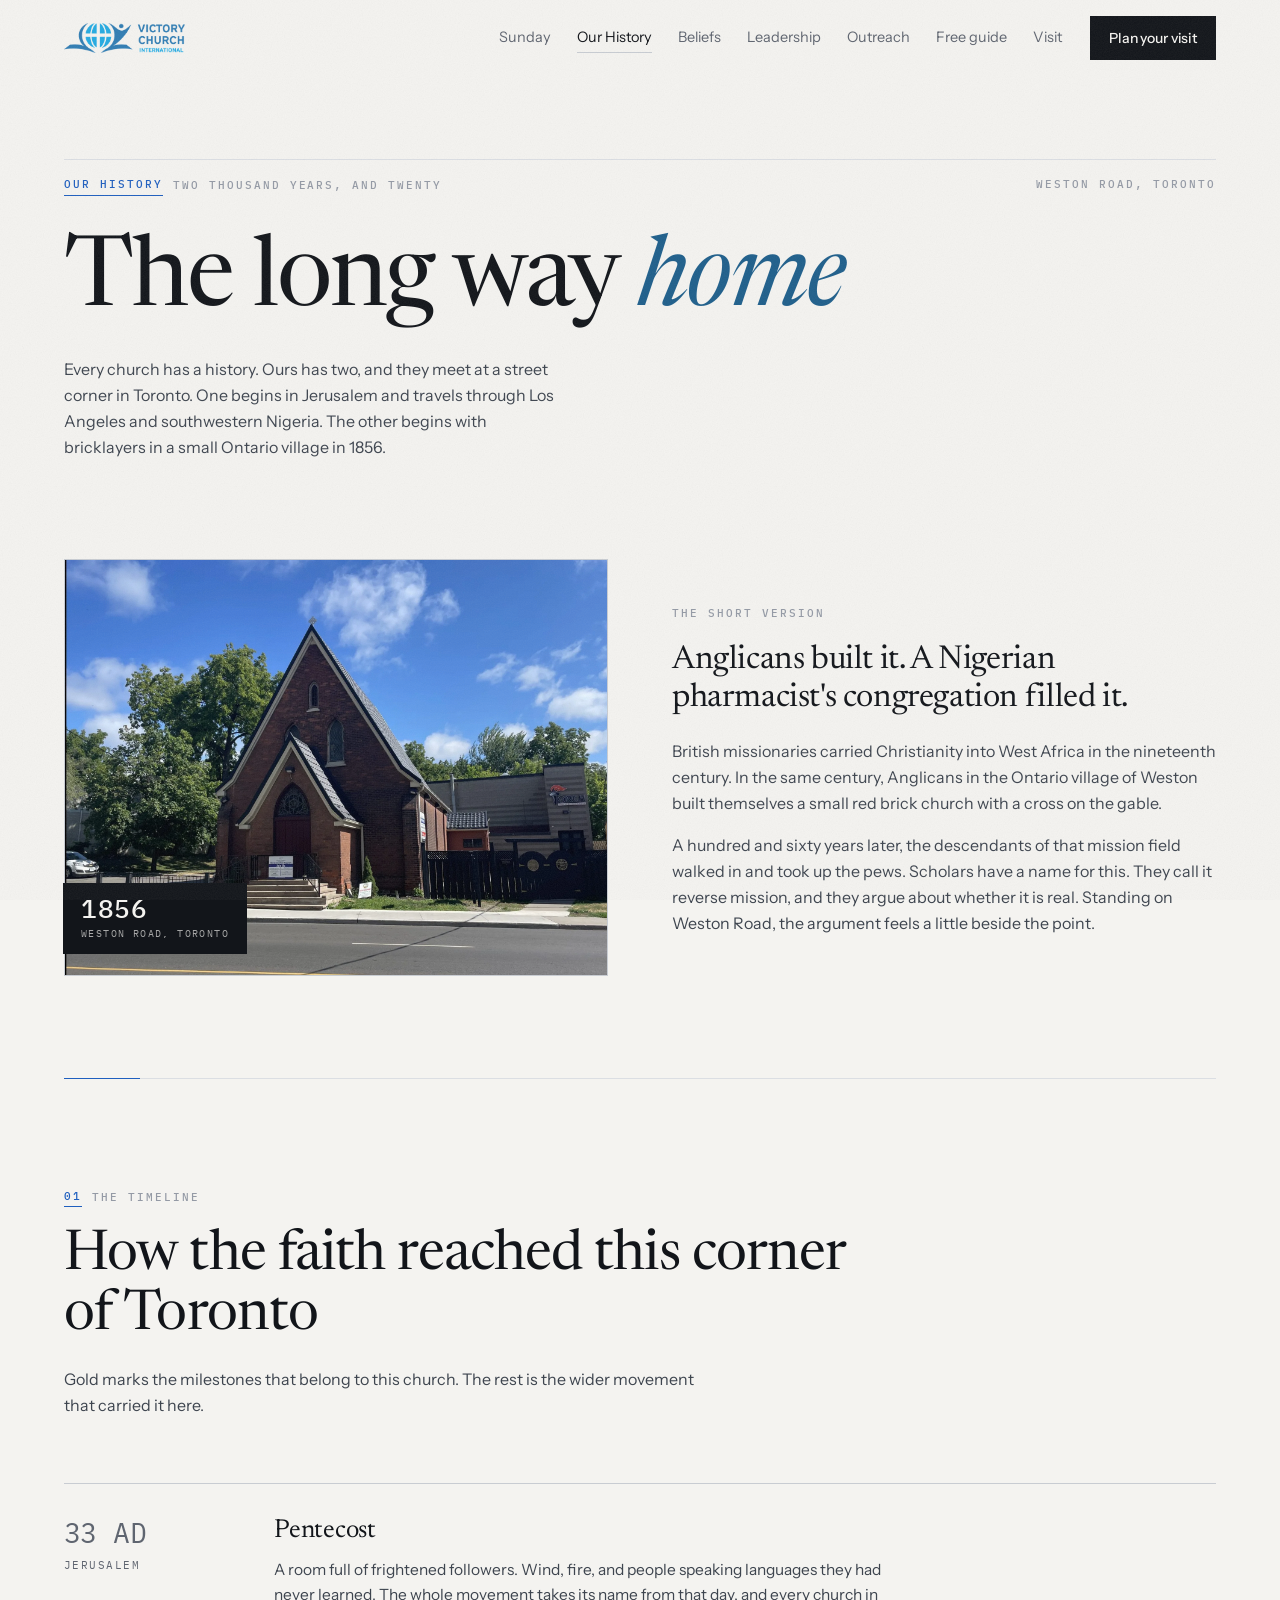
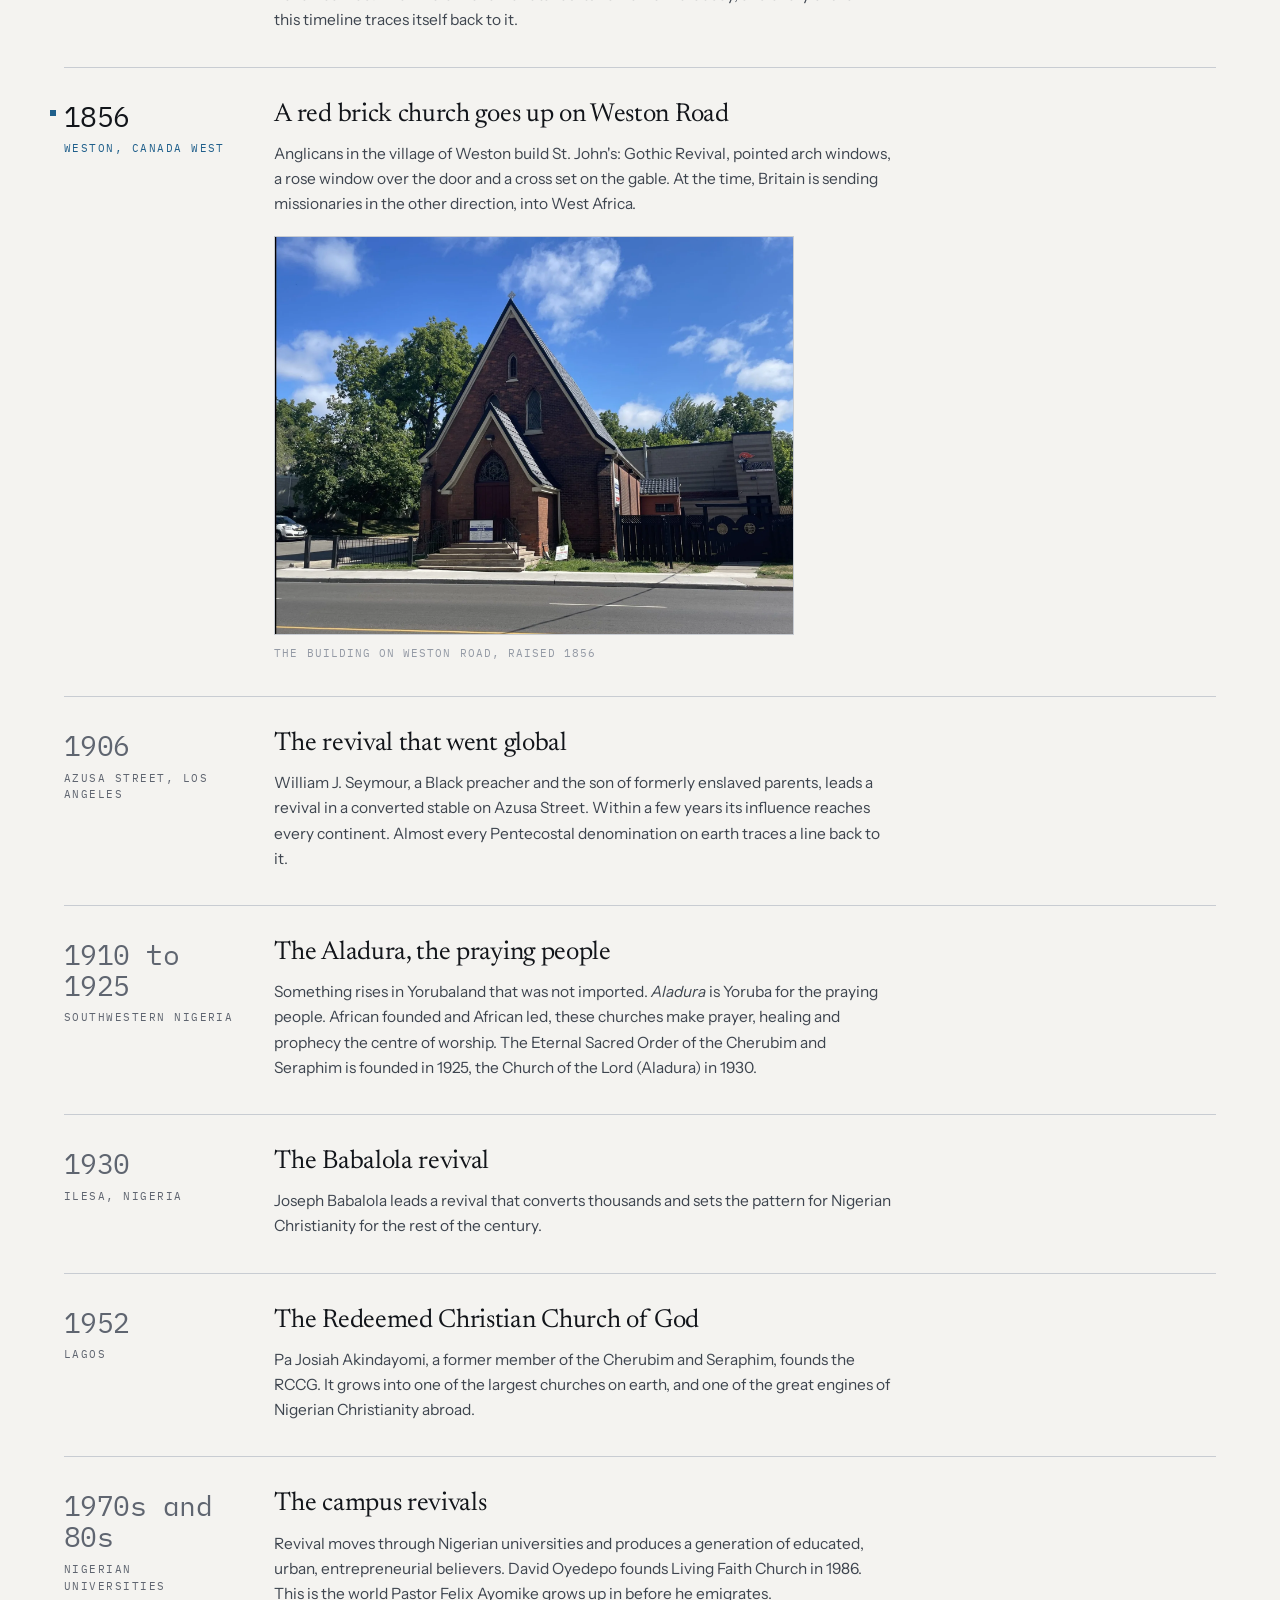
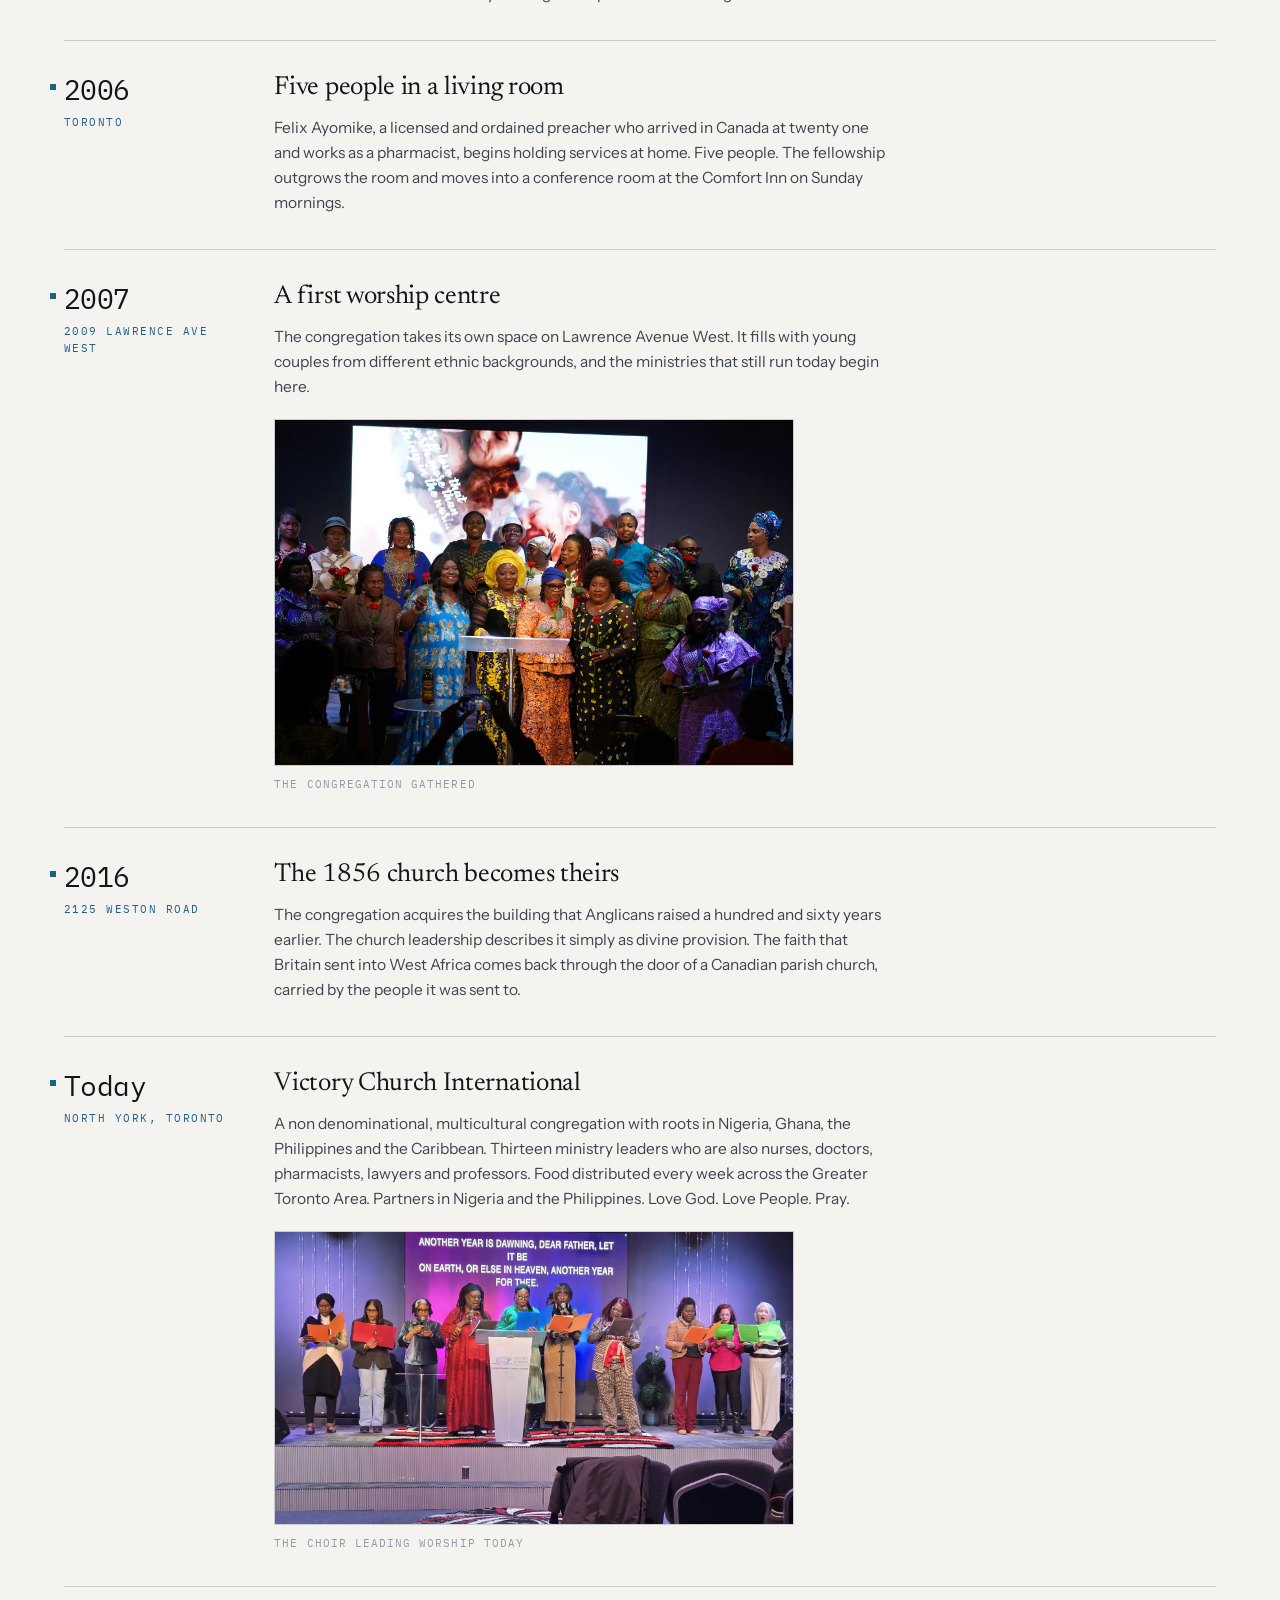
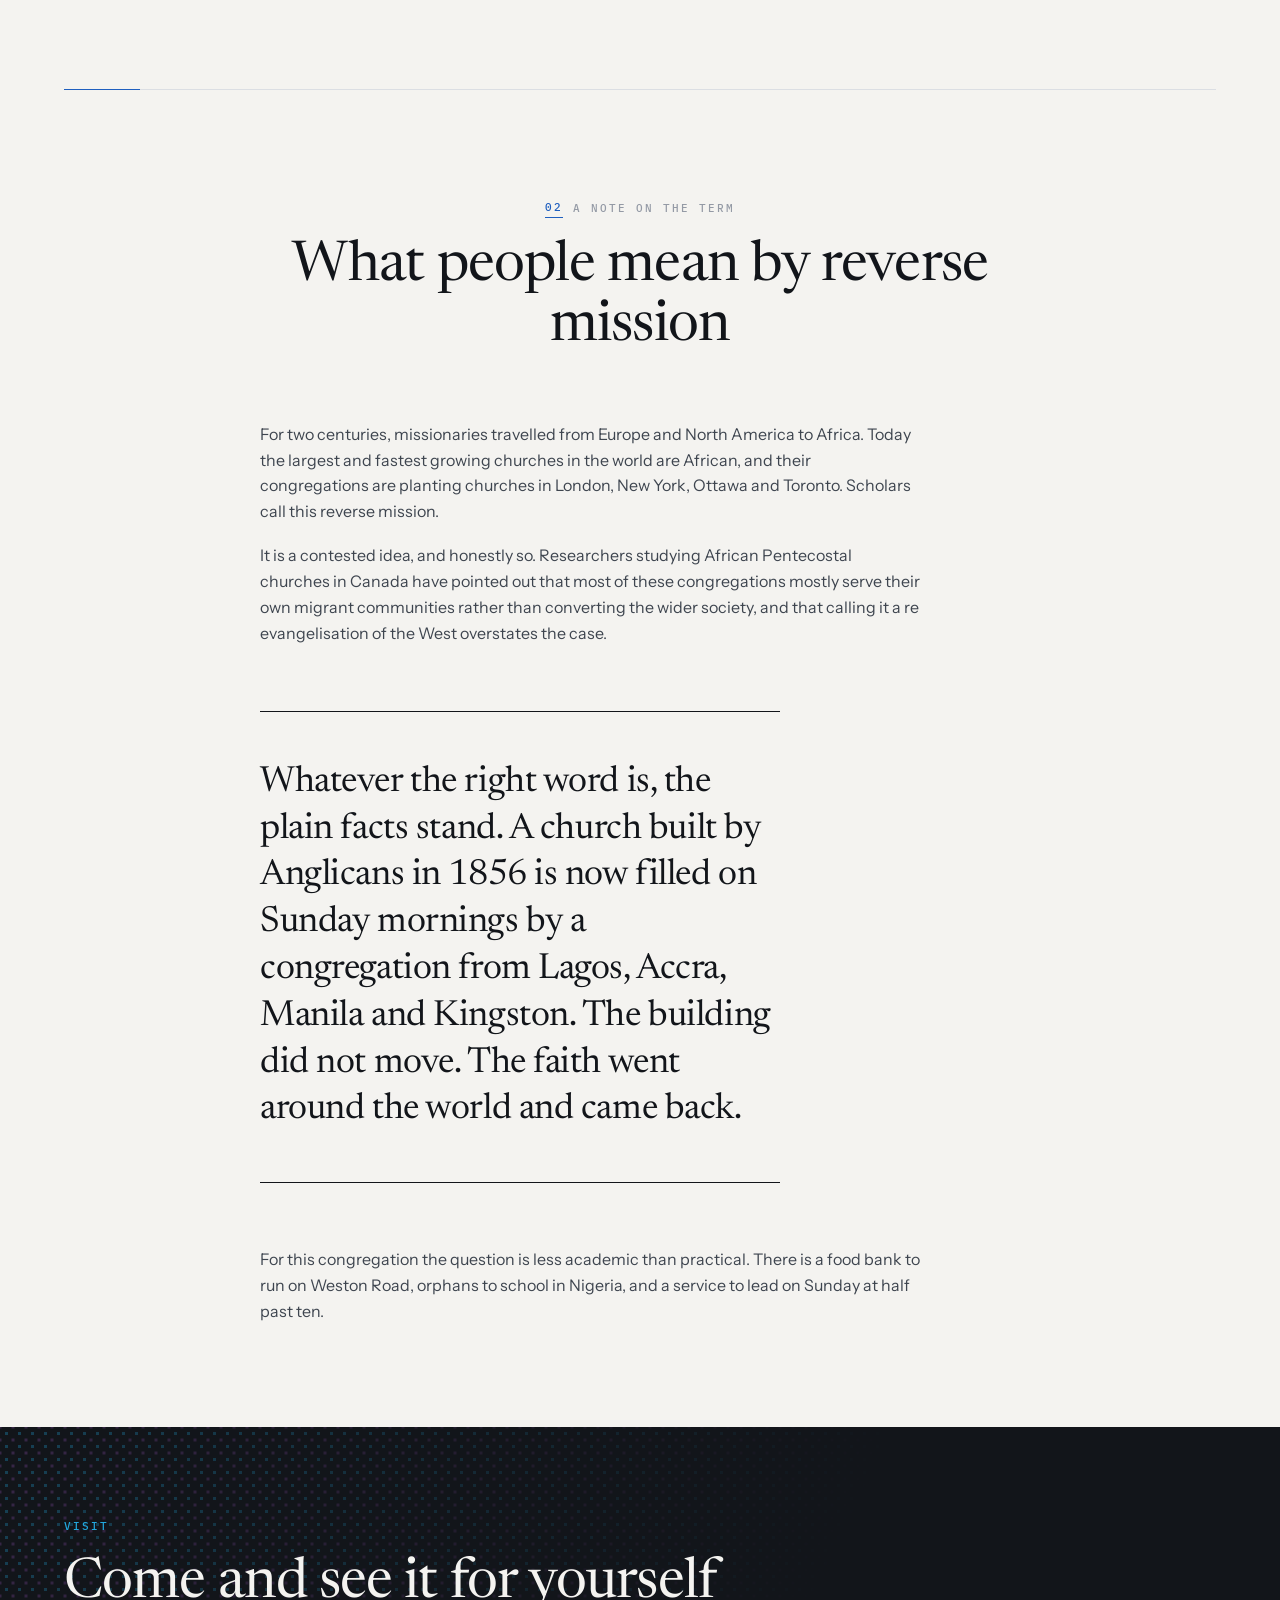
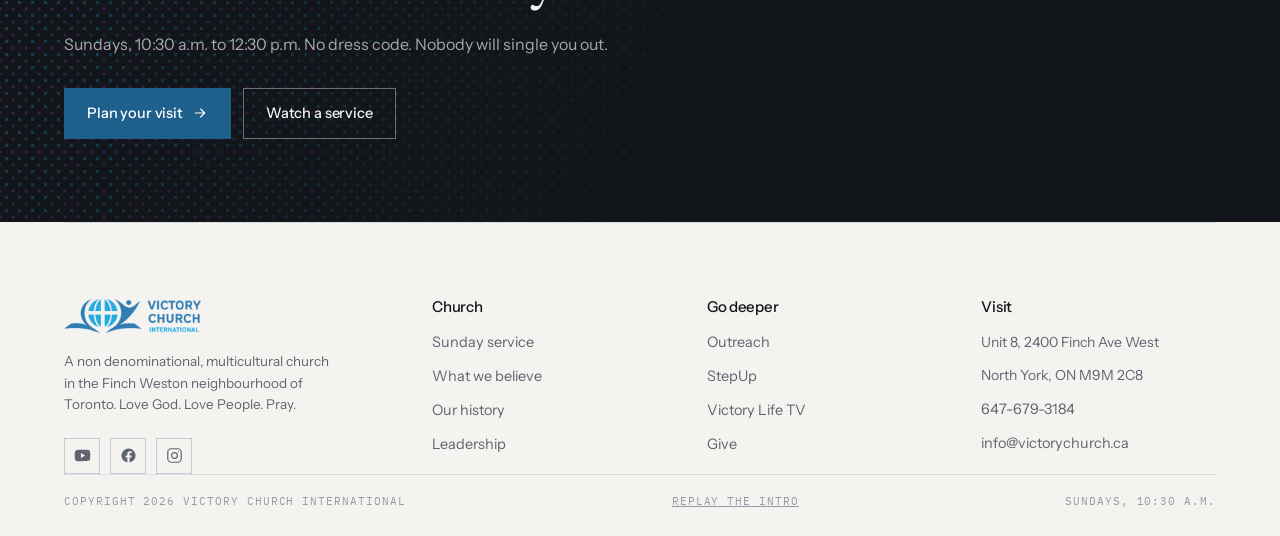
<file: history.html>
<!doctype html>
<html lang="en">
<head>
<meta charset="utf-8">
<meta name="viewport" content="width=device-width,initial-scale=1">
<title>Our History | Victory Church International</title>
<meta name="description" content="From Pentecost to the Aladura of Nigeria, from an 1856 Anglican church in Weston to five people in a Toronto living room. The history of Victory Church International.">
<link rel="icon" href="assets/img/favicon.png">
<meta name="theme-color" content="#F2F3F5">
<link rel="preconnect" href="https://fonts.googleapis.com">
<link rel="preconnect" href="https://fonts.gstatic.com" crossorigin>
<link href="https://fonts.googleapis.com/css2?family=Instrument+Sans:wght@400;500;600&family=IBM+Plex+Mono:wght@400;500&family=Newsreader:ital,opsz,wght@0,6..72,400;1,6..72,400&display=swap" rel="stylesheet">
<link rel="stylesheet" href="assets/css/main.css?v=53">
</head>
<body>

<svg width="0" height="0" style="position:absolute" aria-hidden="true" focusable="false"><defs>
<symbol id="i-arrow" viewBox="0 0 24 24" fill="none" stroke="currentColor" stroke-width="1.7" stroke-linecap="round" stroke-linejoin="round"><path d="M5 12h14M13 6l6 6-6 6"/></symbol>
<symbol id="i-yt" viewBox="0 0 24 24" fill="currentColor" stroke="none"><path d="M23 12s0-3.8-.5-5.6a2.9 2.9 0 0 0-2-2C18.7 4 12 4 12 4s-6.7 0-8.5.5a2.9 2.9 0 0 0-2 2C1 8.2 1 12 1 12s0 3.8.5 5.6a2.9 2.9 0 0 0 2 2C5.3 20 12 20 12 20s6.7 0 8.5-.5a2.9 2.9 0 0 0 2-2C23 15.8 23 12 23 12ZM9.8 15.4V8.6l5.9 3.4Z"/></symbol>
<symbol id="i-fb" viewBox="0 0 24 24" fill="currentColor" stroke="none"><path d="M22 12a10 10 0 1 0-11.6 9.9v-7H7.9V12h2.5V9.8c0-2.5 1.5-3.9 3.8-3.9 1.1 0 2.2.2 2.2.2v2.5h-1.3c-1.2 0-1.6.8-1.6 1.6V12h2.8l-.4 2.9h-2.4v7A10 10 0 0 0 22 12Z"/></symbol>
<symbol id="i-ig" viewBox="0 0 24 24" fill="none" stroke="currentColor" stroke-width="1.7" stroke-linecap="round" stroke-linejoin="round"><rect x="2.5" y="2.5" width="19" height="19" rx="5"/><circle cx="12" cy="12" r="4.2"/><path d="M17.8 6.4h.01"/></symbol>
</defs></svg>

<header class="hdr">
  <div class="wrap">
    <div class="hdr-in">
      <a class="brand" href="index.html" aria-label="Victory Church International, home">
        <img src="assets/img/logo.png" alt="Victory Church International" width="740" height="183">
      </a>
      <nav class="nav" aria-label="Primary">
        <a href="index.html#sunday">Sunday</a>
        <a href="history.html" class="on">Our History</a>
        <a href="index.html#beliefs">Beliefs</a>
        <a href="index.html#team">Leadership</a>
        <a href="index.html#outreach">Outreach</a>
        <a href="index.html#guide">Free guide</a>
        <a href="index.html#visit">Visit</a>
      </nav>
      <a class="btn btn-primary hdr-cta" href="index.html#visit">Plan your visit</a>
      <button class="burger" type="button" aria-expanded="false" aria-controls="mnav" aria-label="Menu">
        <span></span><span></span><span></span>
      </button>
    </div>
    <div class="mnav" id="mnav">
      <div class="mnav-in">
        <a href="index.html#sunday">Sunday</a>
        <a href="history.html">Our History</a>
        <a href="index.html#beliefs">Beliefs</a>
        <a href="index.html#team">Leadership</a>
        <a href="index.html#outreach">Outreach</a>
        <a href="index.html#guide">Free guide</a>
        <a href="index.html#visit">Visit</a>
        <a class="btn btn-primary" href="index.html#visit">Plan your visit</a>
      </div>
    </div>
  </div>
</header>

<main>

<section class="hero" style="padding-bottom:clamp(20px,3vw,34px)">
  <div class="wrap">
    <div class="hero-top">
      <span class="eyebrow"><i class="num">Our history</i> Two thousand years, and twenty</span>
      <span class="eyebrow">Weston Road, Toronto</span>
    </div>
    <h1 class="h-xl rv">The long way <em>home</em></h1>
    <p class="lede rv" style="margin-top:26px">Every church has a history. Ours has two, and they meet at a street corner in
      Toronto. One begins in Jerusalem and travels through Los Angeles and southwestern Nigeria. The
      other begins with bricklayers in a small Ontario village in 1856.</p>
  </div>
</section>

<section class="sec" style="padding-top:clamp(40px,5vw,64px)">
  <div class="wrap">
    <div class="her-grid">
      <figure class="her-fig rv">
        <div class="plate"><img src="assets/img/building-1856.webp" alt="The 1856 red brick church on Weston Road" loading="lazy" width="1200" height="919"></div>
        <figcaption class="her-stamp"><b>1856</b><span>Weston Road, Toronto</span></figcaption>
      </figure>
      <div class="her-body rv">
        <span class="eyebrow">The short version</span>
        <h2 class="h-md" style="margin:16px 0 20px">Anglicans built it. A Nigerian pharmacist's congregation filled it.</h2>
        <p class="lede">British missionaries carried Christianity into West Africa in the nineteenth
          century. In the same century, Anglicans in the Ontario village of Weston built themselves a
          small red brick church with a cross on the gable.</p>
        <p class="lede" style="margin-top:16px">A hundred and sixty years later, the descendants of
          that mission field walked in and took up the pews. Scholars have a name for this. They call
          it reverse mission, and they argue about whether it is real. Standing on Weston Road, the
          argument feels a little beside the point.</p>
      </div>
    </div>
  </div>
</section>

<!-- timeline -->
<section class="sec sec-rule">
  <div class="wrap">
    <div class="sec-head">
      <span class="eyebrow"><i class="num">01</i> The timeline</span>
      <h2 class="h-lg">How the faith reached this corner of Toronto</h2>
      <p class="lede">Gold marks the milestones that belong to this church. The rest is the wider
        movement that carried it here.</p>
    </div>

    <div class="tl">
      <div class="tl-item rv">
        <div class="tl-when">
          <div class="tl-year">33 AD</div>
          <div class="tl-place">Jerusalem</div>
        </div>
        <div class="tl-body">
          <h3>Pentecost</h3>
          <p>A room full of frightened followers. Wind, fire, and people speaking languages they had
            never learned. The whole movement takes its name from that day, and every church in this
            timeline traces itself back to it.</p>
        </div>
      </div>

      <div class="tl-item own rv">
        <div class="tl-when">
          <div class="tl-year">1856</div>
          <div class="tl-place">Weston, Canada West</div>
        </div>
        <div class="tl-body">
          <h3>A red brick church goes up on Weston Road</h3>
          <p>Anglicans in the village of Weston build St. John's: Gothic Revival, pointed arch windows,
            a rose window over the door and a cross set on the gable. At the time, Britain is sending
            missionaries in the other direction, into West Africa.</p>
          <figure class="tl-fig">
            <div class="plate"><img src="assets/img/building-1856.webp" alt="The 1856 church building on Weston Road today" loading="lazy" width="1200" height="919"></div>
            <figcaption>The building on Weston Road, raised 1856</figcaption>
          </figure>
        </div>
      </div>

      <div class="tl-item rv">
        <div class="tl-when">
          <div class="tl-year">1906</div>
          <div class="tl-place">Azusa Street, Los Angeles</div>
        </div>
        <div class="tl-body">
          <h3>The revival that went global</h3>
          <p>William J. Seymour, a Black preacher and the son of formerly enslaved parents, leads a
            revival in a converted stable on Azusa Street. Within a few years its influence reaches
            every continent. Almost every Pentecostal denomination on earth traces a line back to it.</p>
        </div>
      </div>

      <div class="tl-item rv">
        <div class="tl-when">
          <div class="tl-year">1910 to 1925</div>
          <div class="tl-place">Southwestern Nigeria</div>
        </div>
        <div class="tl-body">
          <h3>The Aladura, the praying people</h3>
          <p>Something rises in Yorubaland that was not imported. <em>Aladura</em> is Yoruba for the
            praying people. African founded and African led, these churches make prayer, healing and
            prophecy the centre of worship. The Eternal Sacred Order of the Cherubim and Seraphim is
            founded in 1925, the Church of the Lord (Aladura) in 1930.</p>
        </div>
      </div>

      <div class="tl-item rv">
        <div class="tl-when">
          <div class="tl-year">1930</div>
          <div class="tl-place">Ilesa, Nigeria</div>
        </div>
        <div class="tl-body">
          <h3>The Babalola revival</h3>
          <p>Joseph Babalola leads a revival that converts thousands and sets the pattern for Nigerian
            Christianity for the rest of the century.</p>
        </div>
      </div>

      <div class="tl-item rv">
        <div class="tl-when">
          <div class="tl-year">1952</div>
          <div class="tl-place">Lagos</div>
        </div>
        <div class="tl-body">
          <h3>The Redeemed Christian Church of God</h3>
          <p>Pa Josiah Akindayomi, a former member of the Cherubim and Seraphim, founds the RCCG. It
            grows into one of the largest churches on earth, and one of the great engines of Nigerian
            Christianity abroad.</p>
        </div>
      </div>

      <div class="tl-item rv">
        <div class="tl-when">
          <div class="tl-year">1970s and 80s</div>
          <div class="tl-place">Nigerian universities</div>
        </div>
        <div class="tl-body">
          <h3>The campus revivals</h3>
          <p>Revival moves through Nigerian universities and produces a generation of educated, urban,
            entrepreneurial believers. David Oyedepo founds Living Faith Church in 1986. This is the
            world Pastor Felix Ayomike grows up in before he emigrates.</p>
        </div>
      </div>

      <div class="tl-item own rv">
        <div class="tl-when">
          <div class="tl-year">2006</div>
          <div class="tl-place">Toronto</div>
        </div>
        <div class="tl-body">
          <h3>Five people in a living room</h3>
          <p>Felix Ayomike, a licensed and ordained preacher who arrived in Canada at twenty one and
            works as a pharmacist, begins holding services at home. Five people. The fellowship outgrows
            the room and moves into a conference room at the Comfort Inn on Sunday mornings.</p>
        </div>
      </div>

      <div class="tl-item own rv">
        <div class="tl-when">
          <div class="tl-year">2007</div>
          <div class="tl-place">2009 Lawrence Ave West</div>
        </div>
        <div class="tl-body">
          <h3>A first worship centre</h3>
          <p>The congregation takes its own space on Lawrence Avenue West. It fills with young couples
            from different ethnic backgrounds, and the ministries that still run today begin here.</p>
          <figure class="tl-fig">
            <div class="plate"><img src="assets/img/congregation.webp" alt="The congregation gathered" loading="lazy" width="1200" height="800"></div>
            <figcaption>The congregation gathered</figcaption>
          </figure>
        </div>
      </div>

      <div class="tl-item own rv">
        <div class="tl-when">
          <div class="tl-year">2016</div>
          <div class="tl-place">2125 Weston Road</div>
        </div>
        <div class="tl-body">
          <h3>The 1856 church becomes theirs</h3>
          <p>The congregation acquires the building that Anglicans raised a hundred and sixty years
            earlier. The church leadership describes it simply as divine provision. The faith that
            Britain sent into West Africa comes back through the door of a Canadian parish church,
            carried by the people it was sent to.</p>
        </div>
      </div>

      <div class="tl-item own rv">
        <div class="tl-when">
          <div class="tl-year">Today</div>
          <div class="tl-place">North York, Toronto</div>
        </div>
        <div class="tl-body">
          <h3>Victory Church International</h3>
          <p>A non denominational, multicultural congregation with roots in Nigeria, Ghana, the
            Philippines and the Caribbean. Thirteen ministry leaders who are also nurses, doctors,
            pharmacists, lawyers and professors. Food distributed every week across the Greater Toronto
            Area. Partners in Nigeria and the Philippines. Love God. Love People. Pray.</p>
          <figure class="tl-fig">
            <div class="plate"><img src="assets/img/choir.webp" alt="The choir leading worship today" loading="lazy" width="1200" height="676"></div>
            <figcaption>The choir leading worship today</figcaption>
          </figure>
        </div>
      </div>
    </div>
  </div>
</section>

<!-- reverse mission -->
<section class="sec sec-rule">
  <div class="wrap">
    <div class="sec-head mid">
      <span class="eyebrow"><i class="num">02</i> A note on the term</span>
      <h2 class="h-lg">What people mean by reverse mission</h2>
    </div>
    <div style="max-width:760px;margin-inline:auto">
      <p class="lede rv">For two centuries, missionaries travelled from Europe and North America to
        Africa. Today the largest and fastest growing churches in the world are African, and their
        congregations are planting churches in London, New York, Ottawa and Toronto. Scholars call
        this reverse mission.</p>
      <p class="lede rv" style="margin-top:18px">It is a contested idea, and honestly so. Researchers
        studying African Pentecostal churches in Canada have pointed out that most of these
        congregations mostly serve their own migrant communities rather than converting the wider
        society, and that calling it a re evangelisation of the West overstates the case.</p>
      <blockquote class="pull rv">Whatever the right word is, the plain
        facts stand. A church built by Anglicans in 1856 is now filled on Sunday mornings by a
        congregation from Lagos, Accra, Manila and Kingston. The building did not move. The faith
        went around the world and came back.</blockquote>
      <p class="lede rv">For this congregation the question is less academic
        than practical. There is a food bank to run on Weston Road, orphans to school in Nigeria, and
        a service to lead on Sunday at half past ten.</p>
    </div>
  </div>
</section>

<section class="band rv">
  <div class="wrap">
    <span class="eyebrow">Visit</span>
    <h2 class="h-lg">Come and see it for yourself</h2>
    <p>Sundays, 10:30 a.m. to 12:30 p.m. No dress code. Nobody will single you out.</p>
    <div class="hero-btns">
      <a class="btn btn-gold" href="index.html#visit">Plan your visit <svg><use href="#i-arrow"/></svg></a>
      <a class="btn btn-light" href="https://www.youtube.com/channel/UCb4YFQl6l15EN2SBdt_mBlg" target="_blank" rel="noopener">Watch a service</a>
    </div>
  </div>
</section>

</main>

<footer class="ftr">
  <div class="wrap">
    <div class="ftr-top">
      <div>
        <img class="mark" src="assets/img/logo.png" alt="Victory Church International" width="740" height="183">
        <p class="ftr-p">A non denominational, multicultural church in the Finch Weston neighbourhood
          of Toronto. Love God. Love People. Pray.</p>
        <div class="socials">
          <a href="https://www.youtube.com/channel/UCb4YFQl6l15EN2SBdt_mBlg" target="_blank" rel="noopener" aria-label="YouTube"><svg><use href="#i-yt"/></svg></a>
          <a href="https://www.facebook.com/victorychurchint" target="_blank" rel="noopener" aria-label="Facebook"><svg><use href="#i-fb"/></svg></a>
          <a href="https://www.instagram.com/victoryassemblyint/" target="_blank" rel="noopener" aria-label="Instagram"><svg><use href="#i-ig"/></svg></a>
        </div>
      </div>
      <div><h4>Church</h4><ul>
        <li><a href="index.html#sunday">Sunday service</a></li>
        <li><a href="index.html#beliefs">What we believe</a></li>
        <li><a href="history.html">Our history</a></li>
        <li><a href="index.html#team">Leadership</a></li>
      </ul></div>
      <div><h4>Go deeper</h4><ul>
        <li><a href="index.html#outreach">Outreach</a></li>
        <li><a href="https://stepuptoserve.com" target="_blank" rel="noopener">StepUp</a></li>
        <li><a href="https://www.youtube.com/channel/UCb4YFQl6l15EN2SBdt_mBlg" target="_blank" rel="noopener">Victory Life TV</a></li>
        <li><a href="https://www.victorychurch.ca/donate/" target="_blank" rel="noopener">Give</a></li>
      </ul></div>
      <div><h4>Visit</h4><ul>
        <li>Unit 8, 2400 Finch Ave West</li>
        <li>North York, ON M9M 2C8</li>
        <li><a href="tel:+16476793184">647-679-3184</a></li>
        <li><a href="mailto:info@victorychurch.ca">info@victorychurch.ca</a></li>
      </ul></div>
    </div>

    <div class="ftr-btm">
      <span>Copyright <span data-year>2026</span> Victory Church International</span>
      <span><a href="index.html?intro" data-replay>Replay the intro</a></span>
      <span>Sundays, 10:30 a.m.</span>
    </div>
  </div>
</footer>

<script src="assets/js/main.js?v=53"></script>
</body>
</html>
</file>
<file: assets/css/main.css>
/* ==========================================================================
   Victory Church International
   Ink on paper. One weight of blue-black, one accent drawn from the church's
   own logo blue, and a dashed drafting grid that runs the height of the page. Every photograph on this site is
   an error diffused two colour plate, so nothing on the page is a
   photograph and nothing is a gradient. See tools/make-ink.sh.
   ========================================================================== */

/* ---------------------------------------------------------------- tokens */
:root {
  --paper:    #F4F3F0;
  --paper-d:  #EBE9E4;   /* recessed band */
  --ink:      #12151A;
  --ink-2:    #3E454F;
  --mute:     #5F6570;
  --faint:    #949AA5;
  --rule:     #C8CCD2;
  --rule-2:   #DBDEE3;
  --blue:     #1F5F8B;   /* the church's blue, deepened to hold on paper */
  --blue-lt:  #22A8DE;   /* the logo cyan, hairlines and dark grounds only */

  /* Their brand, read off the banner on victorychurch.ca. The -t variants are
     deepened until they clear 4.5:1 against the paper, because cyan and orchid
     at full strength measure about 2.4:1 and are unreadable as label text. */
  --cyan:     #22A8DE;   --cyan-t:     #18769B;   /* 4.61:1 */
  --royal:    #1F5FBF;   --royal-t:    #1F5FBF;   /* 5.49:1 */
  --crimson:  #C4243C;   --crimson-t:  #C4243C;   /* 5.16:1 */

  /* Orchid replaces the orange the banner carried. It is read off the wax print
     this congregation wears on a Sunday, which has no orange in it at all, and
     it clears 4.86:1 on paper as drawn, so it needs no deepened twin. */
  --orchid:   #8E4FB0;   --orchid-t:   #8E4FB0;   /* 4.86:1 */

  /* Each section sets these. Colour says where you are, it is not a surface. */
  --accent:   var(--royal);
  --accent-t: var(--royal-t);

  --sans: "Instrument Sans", -apple-system, BlinkMacSystemFont, "Segoe UI", Roboto, Helvetica, Arial, sans-serif;
  /* The research brief asked for a serif to carry the 1856 building and the
     weight of the subject, and the church's own site sets its headings in one.
     It went missing when this was drawn from a tech reference. It is back, on
     display sizes only: labels, buttons and small headings stay sans so the
     interface still reads crisply. */
  --serif: "Newsreader", Georgia, "Times New Roman", serif;
  --script: "Parisienne", "Segoe Script", cursive;
  --mono: "IBM Plex Mono", ui-monospace, SFMono-Regular, Menlo, Consolas, monospace;

  --wrap: 1240px;
  --gut: 5vw;

  --ease: cubic-bezier(.22,.61,.36,1);
}

*, *::before, *::after { box-sizing: border-box; }

html { -webkit-text-size-adjust: 100%; scroll-behavior: smooth; scroll-padding-top: 92px; }
@media (prefers-reduced-motion: reduce) { html { scroll-behavior: auto; } }

body {
  margin: 0;
  background: var(--paper);
  color: var(--ink);
  font-family: var(--sans);
  font-size: 17px;
  line-height: 1.6;
  font-feature-settings: "ss01" 1;
  -webkit-font-smoothing: antialiased;
}

/* Paper tooth. Low enough that it never reads as noise, high enough that the
   background is not a flat digital field. */
body::before {
  content: "";
  position: fixed;
  inset: 0;
  z-index: 100;
  pointer-events: none;
  opacity: .45;
  background-image: url("data:image/svg+xml,%3Csvg xmlns='http://www.w3.org/2000/svg' width='180' height='180'%3E%3Cfilter id='n'%3E%3CfeTurbulence type='fractalNoise' baseFrequency='.85' numOctaves='3' stitchTiles='stitch'/%3E%3CfeColorMatrix type='saturate' values='0'/%3E%3C/filter%3E%3Crect width='180' height='180' filter='url(%23n)' opacity='.16'/%3E%3C/svg%3E");
}

img { max-width: 100%; display: block; }
a { color: inherit; }

::selection { background: var(--ink); color: var(--paper); }

:focus-visible {
  outline: 2px solid var(--blue);
  outline-offset: 3px;
}

/* --------------------------------------------------------------- layout */
.wrap {
  width: min(var(--wrap), calc(100vw - var(--gut) * 2));
  margin-inline: auto;
  position: relative;
  z-index: 2;
}

main { position: relative; z-index: 2; }

.sec { padding-block: clamp(64px, 8vw, 120px); position: relative; }

/* Horizontal dashed rule between sections, with a drafting crosshair where
   it crosses the outer verticals. */
.sec-rule { position: relative; }
.sec-rule::before {
  content: "";
  position: absolute;
  top: 0;
  left: 50%;
  transform: translateX(-50%);
  width: min(var(--wrap), calc(100vw - var(--gut) * 2));
  height: 1px;
  /* The rule that opens a section opens in that section's colour, then drops
     back to a hairline. Colour reaches the top of every section without
     anything on the page having to be painted in. */
  background: linear-gradient(to right, var(--accent) 0 76px, var(--rule-2) 76px);
  z-index: 3;
}

/* ----------------------------------------------------------- typography */
h1, h2, h3, h4 { margin: 0; font-weight: 500; letter-spacing: -.03em; line-height: 1.06; }

/* Display sizes are serif. A serif needs far less negative tracking than the
   grotesk did, so the letter-spacing comes most of the way back to zero. */
.h-xl, .h-lg, .h-md { font-family: var(--serif); font-weight: 400; }

.h-xl {
  font-size: clamp(44px, 7.6vw, 108px);
  line-height: 1;
  letter-spacing: -.022em;
}
.h-xl em { font-style: italic; color: var(--blue); }

.h-lg { font-size: clamp(31px, 4.4vw, 56px); letter-spacing: -.016em; line-height: 1.08; }
.h-md { font-size: clamp(22px, 2.6vw, 33px); letter-spacing: -.012em; line-height: 1.18; }

p { margin: 0 0 1em; }
p:last-child { margin-bottom: 0; }

.lede {
  font-size: clamp(16px, 1.15vw, 18.5px);
  line-height: 1.62;
  color: var(--ink-2);
  max-width: 60ch;
}

.eyebrow {
  display: inline-flex;
  align-items: center;
  gap: 10px;
  font-family: var(--mono);
  font-size: 11px;
  font-weight: 500;
  letter-spacing: .18em;
  text-transform: uppercase;
  color: var(--faint);
}
.eyebrow .num {
  font-style: normal;
  color: var(--accent-t);
  border-bottom: 1px solid var(--accent);
  padding-bottom: 1px;
}
.eyebrow svg { width: 13px; height: 13px; }

.sec-head { max-width: 74ch; margin-bottom: clamp(38px, 5vw, 64px); }
.sec-head .h-lg { margin: 18px 0 20px; }
.sec-head.mid { margin-inline: auto; text-align: center; }
.sec-head.mid .lede { margin-inline: auto; }

svg { fill: none; }

/* -------------------------------------------------------------- buttons */
.btn {
  display: inline-flex;
  align-items: center;
  justify-content: center;
  gap: 9px;
  padding: 13px 22px;
  font-family: var(--sans);
  font-size: 14.5px;
  font-weight: 500;
  letter-spacing: -.01em;
  text-decoration: none;
  border: 1px solid var(--ink);
  border-radius: 0;
  background: none;
  color: var(--ink);
  cursor: pointer;
  transition: background .22s var(--ease), color .22s var(--ease), border-color .22s var(--ease);
}
.btn svg { width: 16px; height: 16px; flex: none; }

.btn-primary { background: var(--ink); color: var(--paper); }
.btn-primary:hover { background: var(--blue); border-color: var(--blue); }

.btn-ghost { border-color: var(--rule); }
.btn-ghost:hover { border-color: var(--ink); }

.btn-gold { background: var(--blue); border-color: var(--blue); color: #fff; }
.btn-gold:hover { background: var(--ink); border-color: var(--ink); }

.btn-light { border-color: rgba(242,243,245,.4); color: var(--paper); }
.btn-light:hover { background: var(--paper); color: var(--ink); border-color: var(--paper); }

/* --------------------------------------------------------------- images */
/* Photographs are photographs. The only two images left that multiply into
   the paper are the congregation drawing and the crop of it used for 1906,
   because they are line art on white and the paper should show through. Put a
   photograph through multiply and it simply goes dark. */
.is-drawing { mix-blend-mode: multiply; }

.plate {
  background: var(--paper);
  position: relative;
  overflow: hidden;
}
.plate img { width: 100%; height: 100%; object-fit: cover; }

.framed {
  border: 1px solid var(--rule);
  padding: 10px;
  background: transparent;
}

/* --------------------------------------------------------------- header */
.hdr {
  position: sticky;
  top: 0;
  z-index: 60;
  background: color-mix(in srgb, var(--paper) 88%, transparent);
  backdrop-filter: blur(9px) saturate(1.1);
  -webkit-backdrop-filter: blur(9px) saturate(1.1);
  transition: box-shadow .3s var(--ease);
}
.hdr::after {
  content: "";
  position: absolute;
  left: 50%;
  bottom: 0;
  transform: translateX(-50%);
  width: min(var(--wrap), calc(100vw - var(--gut) * 2));
  height: 1px;
  background: var(--rule-2);
  opacity: 0;
  transition: opacity .3s var(--ease);
}
.hdr.stuck::after { opacity: 1; }

.hdr-in {
  display: flex;
  align-items: center;
  gap: 28px;
  height: 76px;
}

.brand { flex: none; display: block; line-height: 0; }
.brand img { height: 30px; width: auto; }

.nav {
  display: flex;
  align-items: center;
  gap: 26px;
  margin-left: auto;
}

/* The one interaction the whole site is built on: a drafting dash slides in
   from the left and the label underlines. Used for every text link. */
.ln,
.nav a,
.ftr ul a {
  position: relative;
  text-decoration: none;
  font-size: 14.5px;
  color: var(--mute);
  transition: color .2s var(--ease);
}
.ln::before,
.nav a::before,
.ftr ul a::before {
  content: "–";
  position: absolute;
  left: -15px;
  opacity: 0;
  color: var(--blue);
  transform: translateX(-4px);
  transition: opacity .2s var(--ease), transform .24s var(--ease);
}
.ln::after,
.nav a::after,
.ftr ul a::after {
  content: "";
  position: absolute;
  left: 0;
  right: 100%;
  bottom: -3px;
  height: 1px;
  background: currentColor;
  transition: right .28s var(--ease);
}
.ln:hover, .ln:focus-visible,
.nav a:hover, .nav a:focus-visible,
.ftr ul a:hover, .ftr ul a:focus-visible { color: var(--ink); }
.ln:hover::before, .ln:focus-visible::before,
.nav a:hover::before, .nav a:focus-visible::before,
.ftr ul a:hover::before, .ftr ul a:focus-visible::before { opacity: 1; transform: translateX(0); }
.ln:hover::after, .ln:focus-visible::after,
.nav a:hover::after, .nav a:focus-visible::after,
.ftr ul a:hover::after, .ftr ul a:focus-visible::after { right: 0; }


.hdr-cta { flex: none; padding: 10px 18px; font-size: 14px; }

.burger {
  display: none;
  flex: none;
  width: 42px;
  height: 42px;
  margin-left: auto;
  padding: 0;
  border: 1px solid var(--rule);
  background: none;
  cursor: pointer;
  position: relative;
}
.burger span {
  position: absolute;
  left: 11px;
  width: 18px;
  height: 1px;
  background: var(--ink);
  transition: transform .26s var(--ease), opacity .18s var(--ease);
}
.burger span:nth-child(1) { top: 15px; }
.burger span:nth-child(2) { top: 20px; }
.burger span:nth-child(3) { top: 25px; }
.burger[aria-expanded="true"] span:nth-child(1) { transform: translateY(5px) rotate(45deg); }
.burger[aria-expanded="true"] span:nth-child(2) { opacity: 0; }
.burger[aria-expanded="true"] span:nth-child(3) { transform: translateY(-5px) rotate(-45deg); }

.mnav {
  display: none;
  overflow: hidden;
  max-height: 0;
  transition: max-height .34s var(--ease);
}
.mnav.open { max-height: 460px; }
.mnav-in {
  display: flex;
  flex-direction: column;
  gap: 2px;
  padding: 8px 0 22px;
  border-top: 1px solid var(--rule-2);
}
.mnav-in a:not(.btn) {
  padding: 13px 0;
  text-decoration: none;
  font-size: 17px;
  border-bottom: 1px solid var(--rule-2);
}
.mnav-in .btn { margin-top: 16px; }

@media (max-width: 980px) {
  .nav, .hdr-cta { display: none; }
  .burger, .mnav { display: block; }
  .mnav { display: block; }
}

/* ----------------------------------------------------------------- hero */
.hero {
  position: relative;
  padding-top: clamp(48px, 6.5vw, 92px);
  padding-bottom: 0;
}

.hero-top {
  border-top: 1px solid var(--rule-2);
  padding-top: 16px;
  display: flex;
  align-items: baseline;
  justify-content: space-between;
  gap: 20px;
  padding-bottom: clamp(24px, 3vw, 40px);
}

.hero .h-xl { margin: 0 0 26px; max-width: 15ch; }
.hero .lede { max-width: 46ch; }

.hero-btns { display: flex; flex-wrap: wrap; gap: 12px; margin-top: 32px; }

.hero-meta {
  display: flex;
  flex-wrap: wrap;
  gap: 10px 30px;
  margin-top: 34px;
  padding-top: 22px;
  border-top: 1px solid var(--rule-2);
  font-family: var(--mono);
  font-size: 11.5px;
  letter-spacing: .08em;
  text-transform: uppercase;
  color: var(--mute);
}
.hero-meta span { display: inline-flex; align-items: center; gap: 8px; }
.hero-meta svg { width: 14px; height: 14px; stroke: var(--cyan-t); }

/* The congregation and the skyline, bleeding the full width of the viewport
   and off the bottom edge, exactly as the mountain range does in the
   reference. It is the only picture on the page that gets to be this big. */
.hero-art {
  background: var(--paper);
  position: relative;
  margin-top: clamp(40px, 5vw, 72px);
  z-index: 2;
}
.hero-art .plate { display: block; }
.hero-art img {
  width: 100%;
  height: auto;
  display: block;
  transition: opacity .5s linear;
}
.hero-art canvas {
  position: absolute;
  inset: 0;
  width: 100%;
  height: 100%;
  pointer-events: none;
}
.hero-art.assembling img { opacity: 0; }

/* ------------------------------------------------------------ tab frame */
.frame-sec { padding-block: clamp(56px, 7vw, 96px); }

.tabs-wrap { position: relative; margin-bottom: 34px; }
.tabs {
  display: flex;
  gap: 30px;
  overflow-x: auto;
  scrollbar-width: none;
  padding-bottom: 14px;
  border-bottom: 1px solid var(--rule-2);
}
.tabs::-webkit-scrollbar { display: none; }

.tab {
  flex: none;
  display: inline-flex;
  align-items: center;
  gap: 9px;
  padding: 0 0 2px;
  border: 0;
  border-bottom: 1px solid transparent;
  background: none;
  font-family: var(--sans);
  font-size: 15px;
  font-weight: 500;
  letter-spacing: -.012em;
  color: var(--faint);
  cursor: pointer;
  white-space: nowrap;
  transition: color .2s var(--ease), border-color .2s var(--ease);
}
.tab svg { width: 15px; height: 15px; }
.tab:hover { color: var(--ink-2); }
.tab[aria-selected="true"] { color: var(--ink); border-bottom-color: var(--accent); }

.frame {
  border: 1px solid var(--rule);
  position: relative;
}
/* corner ticks, like a crop mark on a printer's proof */
.frame::before, .frame::after {
  content: "";
  position: absolute;
  width: 9px;
  height: 9px;
  border: 1px solid var(--ink);
}
.frame::before { top: -1px; left: -1px; border-right: 0; border-bottom: 0; }
.frame::after  { bottom: -1px; right: -1px; border-left: 0; border-top: 0; }

.panel {
  display: grid;
  grid-template-columns: 1fr 1fr;
  min-height: 440px;
}
.panel[hidden] { display: none; }
.panel.flip .panel-txt { order: 2; }

.panel-txt {
  padding: clamp(28px, 3.4vw, 52px);
  display: flex;
  flex-direction: column;
  align-items: flex-start;
  justify-content: center;
}
.panel-txt .h-md { margin: 16px 0 16px; }
.panel-txt p { color: var(--ink-2); font-size: 16px; }
.panel-txt .btn { margin-top: 26px; }

.panel-media {
  background: var(--paper);
  position: relative;
  border-left: 1px solid var(--rule);
  overflow: hidden;
  min-height: 320px;
}
.panel.flip .panel-media { border-left: 0; border-right: 1px solid var(--rule); }
.panel-media img {
  width: 100%; height: 100%;
  object-fit: cover;
}

.chip {
  position: absolute;
  display: inline-flex;
  align-items: center;
  gap: 7px;
  padding: 7px 11px;
  background: var(--paper);
  border: 1px solid var(--ink);
  font-family: var(--mono);
  font-size: 10.5px;
  letter-spacing: .08em;
  text-transform: uppercase;
}
.chip svg { width: 13px; height: 13px; }
.chip-tl { top: 16px; left: 16px; }
.chip-br { bottom: 16px; right: 16px; }
.chip .dot {
  width: 6px; height: 6px;
  background: var(--crimson);
  border-radius: 50%;
  animation: pulse 2.4s infinite;
}
@keyframes pulse { 0%,100% { opacity: 1 } 50% { opacity: .25 } }

.facts { list-style: none; margin: 0; padding: 0; display: grid; gap: 11px; }
.facts li {
  display: flex;
  gap: 11px;
  font-size: 15px;
  color: var(--ink-2);
  line-height: 1.5;
}
.facts svg { width: 16px; height: 16px; flex: none; margin-top: 3px; stroke: var(--accent); }
.facts b { font-weight: 600; color: var(--ink); }

@media (max-width: 860px) {
  .panel { grid-template-columns: 1fr; }
  .panel.flip .panel-txt { order: 0; }
  .panel-media { border-left: 0 !important; border-right: 0 !important; border-top: 1px solid var(--rule); aspect-ratio: 16/10; min-height: 0; }
}

/* ------------------------------------------------------------- heritage */
.her-grid {
  display: grid;
  grid-template-columns: 1fr 1fr;
  gap: clamp(34px, 5vw, 72px);
  align-items: center;
}
.her-fig { position: relative; margin: 0; }
.her-fig .plate { border: 1px solid var(--rule); }
.her-fig img { width: 100%; height: auto; }

.her-stamp {
  position: absolute;
  left: -1px;
  bottom: 22px;
  padding: 12px 18px;
  background: var(--ink);
  color: var(--paper);
}
.her-stamp b {
  display: block;
  font-family: var(--mono);
  font-size: 26px;
  font-weight: 500;
  letter-spacing: .02em;
  line-height: 1;
}
.her-stamp span {
  display: block;
  margin-top: 5px;
  font-family: var(--mono);
  font-size: 10px;
  letter-spacing: .14em;
  text-transform: uppercase;
  opacity: .66;
}

.her-quote {
  margin: 30px 0 0;
  padding: 24px 0 0;
  border-top: 1px solid var(--rule);
  font-family: var(--serif);
  font-size: clamp(20px, 2.1vw, 27px);
  line-height: 1.38;
  letter-spacing: -.01em;
  color: var(--ink);
  max-width: 30ch;
}

@media (max-width: 860px) { .her-grid { grid-template-columns: 1fr; } }

/* ---------------------------------------------------------------- stats */
.stats {
  display: grid;
  grid-template-columns: repeat(4, 1fr);
}
.stat {
  padding: 8px 22px 8px 0;
  border-left: 1px solid var(--rule);
  padding-left: 22px;
}
.stat:first-child { border-left: 0; padding-left: 0; }
.stat b {
  display: block;
  font-family: var(--mono);
  font-size: clamp(30px, 3.6vw, 46px);
  font-weight: 400;
  letter-spacing: -.02em;
  line-height: 1;
}
.stat span {
  display: block;
  margin-top: 12px;
  font-size: 13.5px;
  line-height: 1.45;
  color: var(--mute);
  max-width: 24ch;
}
@media (max-width: 760px) {
  .stats { grid-template-columns: 1fr 1fr; gap: 28px 0; }
  .stat:nth-child(odd) { border-left: 0; padding-left: 0; }
}

/* -------------------------------------------------------------- beliefs */
/* Read as a specification sheet, not as cards. Ten convictions, numbered,
   ruled off from one another. */
.creed {
  display: grid;
  grid-template-columns: repeat(3, 1fr);
  border-top: 1px solid var(--rule);
}
.creed-item {
  padding: 30px 26px 34px 0;
  border-bottom: 1px solid var(--rule);
  border-right: 1px solid var(--rule);
  padding-left: 26px;
}
.creed-item:nth-child(3n) { border-right: 0; padding-right: 0; }
.creed-item:nth-child(3n+1) { padding-left: 0; }
.creed-n {
  font-family: var(--mono);
  font-size: 11px;
  letter-spacing: .16em;
  color: var(--accent-t);
}
.creed-item h3 { margin: 14px 0 10px; font-size: 19px; letter-spacing: -.02em; }
.creed-item p { font-size: 14.5px; line-height: 1.55; color: var(--mute); }

@media (max-width: 860px) {
  .creed { grid-template-columns: 1fr; }
  .creed-item { padding: 26px 0 28px !important; border-right: 0; }
}

/* ----------------------------------------------------------- leadership */
/* The one place on the site that uses photographs rather than ink plates, and
   the only place with colour in it. That is the point: everything else on the
   page is ink, so thirteen faces in colour are the thing your eye goes to. */
.people {
  display: grid;
  grid-template-columns: repeat(4, 1fr);
  gap: 1px;
  border: 1px solid var(--rule);
}
.person { outline: 1px solid var(--rule); }

.person-open {
  display: flex;
  flex-direction: column;
  width: 100%;
  height: 100%;
  padding: 18px 18px 22px;
  border: 0;
  background: none;
  font: inherit;
  color: inherit;
  text-align: left;
  cursor: pointer;
}
.person-open:hover { background: var(--paper-d); }
.person-open:focus-visible { outline: 2px solid var(--blue); outline-offset: -3px; }

.person-img {
  display: block;
  aspect-ratio: 1 / 1;
  overflow: hidden;
  margin-bottom: 16px;
  background: var(--paper-d);
}
.person-img img {
  width: 100%;
  height: 100%;
  object-fit: cover;
  object-position: center top;
  transition: transform .5s var(--ease);
}
.person-open:hover .person-img img,
.person-open:focus-visible .person-img img { transform: scale(1.03); }

.person-name {
  display: block;
  font-size: 16.5px;
  font-weight: 500;
  letter-spacing: -.022em;
  line-height: 1.15;
}
.person .role {
  display: block;
  margin: 7px 0 6px;
  font-family: var(--mono);
  font-size: 10.5px;
  letter-spacing: .1em;
  text-transform: uppercase;
  color: var(--accent-t);
}
.person .job {
  display: block;
  font-size: 13px;
  line-height: 1.45;
  color: var(--mute);
}
.person-more {
  display: inline-flex;
  align-items: center;
  gap: 7px;
  margin-top: auto;
  padding-top: 16px;
  font-family: var(--mono);
  font-size: 10px;
  letter-spacing: .12em;
  text-transform: uppercase;
  color: var(--faint);
  transition: color .2s var(--ease);
}
.person-more svg { width: 13px; height: 13px; }
.person-open:hover .person-more,
.person-open:focus-visible .person-more { color: var(--ink); }

@media (max-width: 980px) { .people { grid-template-columns: repeat(3, 1fr); } }
@media (max-width: 700px)  { .people { grid-template-columns: repeat(2, 1fr); } }

/* ------------------------------------------------------- leader panel ---- */
.pdlg {
  width: min(880px, calc(100vw - 32px));
  max-height: min(88vh, 720px);
  padding: 0;
  border: 1px solid var(--ink);
  background: var(--paper);
  color: var(--ink);
  overflow: visible;
}
.pdlg::backdrop { background: rgba(18, 21, 26, .72); }

.pdlg-in {
  display: grid;
  grid-template-columns: minmax(0, 300px) minmax(0, 1fr);
  max-height: inherit;
}
.pdlg-media { background: var(--paper-d); }
.pdlg-media img {
  width: 100%;
  height: 100%;
  min-height: 260px;
  object-fit: cover;
  object-position: center top;
}
.pdlg-body {
  padding: clamp(24px, 3vw, 40px);
  overflow-y: auto;
}
.pdlg-body h2 {
  margin: 12px 0 8px;
  font-family: var(--serif);
  font-weight: 400;
  font-size: clamp(26px, 3.2vw, 36px);
  letter-spacing: -.012em;
}
.pdlg-job {
  margin: 0 0 20px;
  font-size: 14.5px;
  color: var(--mute);
}
.pdlg-text p {
  font-size: 16px;
  line-height: 1.6;
  color: var(--ink-2);
  margin-bottom: 22px;
}
.pdlg-note {
  display: flex;
  gap: 9px;
  margin: 18px 0 0;
  font-size: 12.5px;
  line-height: 1.5;
  color: var(--faint);
}
.pdlg-note svg { width: 14px; height: 14px; flex: none; margin-top: 2px; }

.pdlg-x {
  position: absolute;
  top: -1px;
  right: -1px;
  width: 42px;
  height: 42px;
  display: grid;
  place-items: center;
  border: 1px solid var(--ink);
  background: var(--paper);
  color: var(--ink);
  cursor: pointer;
  z-index: 2;
}
.pdlg-x:hover { background: var(--ink); color: var(--paper); }
.pdlg-x svg { width: 16px; height: 16px; }

@media (max-width: 700px) {
  .pdlg-in { grid-template-columns: 1fr; }
  .pdlg-media img { min-height: 0; aspect-ratio: 4 / 3; }
}

/* -------------------------------------------------------------- outreach */
.g-3 { display: grid; grid-template-columns: repeat(3, 1fr); gap: clamp(20px, 2.4vw, 34px); }
@media (max-width: 900px) { .g-3 { grid-template-columns: 1fr; max-width: 560px; } }

.card {
  border: 1px solid var(--rule);
  display: flex;
  flex-direction: column;
  background: transparent;
}
.card-img {
  background: var(--paper); aspect-ratio: 4/3; overflow: hidden; border-bottom: 1px solid var(--rule); }
.card-img img { width: 100%; height: 100%; object-fit: cover; }
.card-body { padding: 24px; display: flex; flex-direction: column; flex: 1; }
.card-tag {
  font-family: var(--mono);
  font-size: 10.5px;
  letter-spacing: .14em;
  text-transform: uppercase;
  color: var(--accent-t);
}
.card-body h3 { margin: 12px 0 10px; font-size: 20px; letter-spacing: -.024em; }
.card-body p { font-size: 14.5px; line-height: 1.56; color: var(--mute); }

/* ----------------------------------------------------------- free guide */
.guide-grid {
  display: grid;
  grid-template-columns: minmax(0, .8fr) minmax(0, 1.2fr);
  gap: clamp(34px, 5vw, 76px);
  align-items: start;
}
@media (max-width: 900px) { .guide-grid { grid-template-columns: 1fr; } }

/* The book is drawn, not photographed, which keeps it honest: the church
   has not printed this cover yet. */
.book { display: flex; justify-content: center; padding-top: 8px; }
.book-cover {
  width: 100%;
  max-width: 300px;
  aspect-ratio: 3/4.2;
  background: var(--ink);
  color: var(--paper);
  padding: 34px 28px;
  display: flex;
  flex-direction: column;
  position: relative;
  box-shadow: 14px 14px 0 var(--rule-2);
}
.book-rule { display: block; width: 42px; height: 1px; background: var(--blue-lt); margin-bottom: 26px; }
.book-cover h3 { font-family: var(--serif); font-weight: 400; font-size: 32px; line-height: 1.1; letter-spacing: -.012em; }
.book-sub {
  margin: 14px 0 0;
  font-family: var(--mono);
  font-size: 10.5px;
  letter-spacing: .16em;
  text-transform: uppercase;
  color: var(--blue-lt);
}
.book-foot {
  margin: auto 0 0;
  font-family: var(--mono);
  font-size: 10px;
  line-height: 1.7;
  letter-spacing: .08em;
  text-transform: uppercase;
  opacity: .5;
}

.guide-list { list-style: none; margin: 24px 0 34px; padding: 0; display: grid; gap: 10px; }
.guide-list li { display: flex; gap: 11px; font-size: 15px; color: var(--ink-2); }
.guide-list svg { width: 16px; height: 16px; flex: none; margin-top: 3px; stroke: var(--accent); }

.lead-form { display: grid; gap: 16px; max-width: 560px; }
.lead-row { display: grid; grid-template-columns: 1fr 1fr; gap: 16px; }
@media (max-width: 560px) { .lead-row { grid-template-columns: 1fr; } }

.field { display: grid; gap: 7px; }
.field label {
  font-family: var(--mono);
  font-size: 10.5px;
  letter-spacing: .13em;
  text-transform: uppercase;
  color: var(--mute);
}
.field .opt { text-transform: none; letter-spacing: 0; opacity: .7; }
.field input {
  width: 100%;
  padding: 12px 14px;
  font: inherit;
  font-size: 16px;
  color: var(--ink);
  background: transparent;
  border: 1px solid var(--rule);
  border-radius: 0;
  transition: border-color .2s var(--ease);
}
.field input::placeholder { color: var(--faint); }
.field input:focus { outline: 0; border-color: var(--ink); }
.field input[aria-invalid="true"] { border-color: #A6462F; }

.err { font-size: 12.5px; color: #A6462F; }

.consent { display: flex; gap: 12px; align-items: flex-start; }
.consent input {
  flex: none;
  width: 18px; height: 18px;
  margin-top: 3px;
  accent-color: var(--ink);
}
.consent label { font-size: 13.5px; line-height: 1.5; color: var(--mute); }

.form-error {
  display: none;
  padding: 12px 14px;
  border: 1px solid #A6462F;
  font-size: 13.5px;
  color: #A6462F;
}
.form-error.show { display: block; }

.lead-note {
  display: flex;
  gap: 9px;
  margin: 4px 0 0;
  font-size: 12.5px;
  line-height: 1.5;
  color: var(--faint);
}
.lead-note svg { width: 14px; height: 14px; flex: none; margin-top: 2px; }

.lead-done { display: none; }
.lead-done.show { display: block; border: 1px solid var(--ink); padding: 30px; max-width: 560px; }
.lead-done .tick-mark {
  width: 40px; height: 40px;
  display: grid; place-items: center;
  border: 1px solid var(--blue);
  color: var(--blue);
  margin-bottom: 18px;
}
.lead-done .tick-mark svg { width: 20px; height: 20px; }
.lead-done h3 { font-size: 22px; letter-spacing: -.026em; }
.lead-done p { margin-top: 10px; font-size: 15px; color: var(--mute); }

/* ---------------------------------------------------------------- visit */
.visit-grid {
  display: grid;
  grid-template-columns: minmax(0, .9fr) minmax(0, 1.1fr);
  gap: clamp(24px, 3vw, 44px);
}
@media (max-width: 900px) { .visit-grid { grid-template-columns: 1fr; } }

.vcard { border: 1px solid var(--rule); }
.vrow {
  display: flex;
  gap: 16px;
  padding: 22px 24px;
  border-bottom: 1px solid var(--rule-2);
}
.vrow svg { width: 18px; height: 18px; flex: none; margin-top: 3px; stroke: var(--accent); }
.vrow b {
  display: block;
  font-family: var(--mono);
  font-size: 10.5px;
  font-weight: 500;
  letter-spacing: .13em;
  text-transform: uppercase;
  color: var(--mute);
  margin-bottom: 6px;
}
.vrow p { margin: 0; font-size: 16px; line-height: 1.5; }
.vrow a { text-decoration: none; border-bottom: 1px solid var(--rule); }
.vrow a:hover { border-color: var(--ink); }

.note {
  display: flex;
  gap: 12px;
  margin: 0;
  padding: 20px 24px;
  background: var(--paper-d);
  font-size: 13.5px;
  line-height: 1.5;
  color: var(--ink-2);
}
.note svg { width: 16px; height: 16px; flex: none; margin-top: 2px; stroke: var(--blue); }

.map { border: 1px solid var(--rule); overflow: hidden; min-height: 380px; position: relative; }
.map iframe {
  position: absolute;
  inset: 0;
  width: 100%; height: 100%;
  border: 0;
  filter: grayscale(1) contrast(1.08) brightness(1.04);
}

/* ------------------------------------------------------------- give band */
.band {
  background: var(--ink);
  color: var(--paper);
  padding-block: clamp(56px, 6.5vw, 92px);
  position: relative;
  z-index: 2;
}
.band .eyebrow { color: var(--blue-lt); }
.band h2 { color: var(--paper); margin: 16px 0 18px; max-width: 22ch; }
.band p { color: rgba(242,243,245,.66); max-width: 54ch; font-size: 16px; }
.band .hero-btns { margin-top: 30px; }

/* --------------------------------------------------------------- footer */
.ftr {
  position: relative;
  z-index: 2;
  padding-top: clamp(56px, 6vw, 88px);
}
.ftr::before {
  content: "";
  position: absolute;
  top: 0;
  left: 50%;
  transform: translateX(-50%);
  width: min(var(--wrap), calc(100vw - var(--gut) * 2));
  height: 1px;
  background: var(--rule-2);
}

.ftr-top {
  display: grid;
  grid-template-columns: minmax(0, 1.4fr) repeat(3, minmax(0, 1fr));
  gap: 40px;
  position: relative;
  z-index: 3;
}
@media (max-width: 860px) { .ftr-top { grid-template-columns: 1fr 1fr; gap: 34px; } }
@media (max-width: 520px) { .ftr-top { grid-template-columns: 1fr; } }

.ftr .mark { height: 34px; width: auto; }
.ftr-p {
  margin: 18px 0 0;
  font-size: 13.5px;
  line-height: 1.6;
  color: var(--mute);
  max-width: 30ch;
}
.ftr-copy {
  margin: 18px 0 0;
  font-family: var(--mono);
  font-size: 11px;
  letter-spacing: .06em;
  color: var(--faint);
}

.socials { display: flex; gap: 10px; margin-top: 22px; }
.socials a {
  width: 36px; height: 36px;
  display: grid; place-items: center;
  border: 1px solid var(--rule);
  color: var(--mute);
  transition: border-color .2s var(--ease), color .2s var(--ease);
}
.socials a:hover { border-color: var(--ink); color: var(--ink); }
.socials svg { width: 17px; height: 17px; }

.ftr h4 {
  font-size: 15px;
  font-weight: 500;
  letter-spacing: -.02em;
  margin-bottom: 16px;
}
.ftr ul { list-style: none; margin: 0; padding: 0; display: grid; gap: 11px; }
.ftr li { font-size: 14px; color: var(--mute); }

.ftr-btm {
  position: relative;
  z-index: 3;
  display: flex;
  flex-wrap: wrap;
  justify-content: space-between;
  gap: 12px 24px;
  padding: 18px 0 26px;
  border-top: 1px solid var(--rule-2);
  font-family: var(--mono);
  font-size: 10.5px;
  letter-spacing: .09em;
  text-transform: uppercase;
  color: var(--faint);
}

/* --------------------------------------------------------- slide in prompt */
.nudge {
  position: fixed;
  left: 24px;
  bottom: 24px;
  z-index: 70;
  width: min(330px, calc(100vw - 48px));
  padding: 22px;
  background: var(--paper);
  border: 1px solid var(--ink);
  box-shadow: 10px 10px 0 rgba(18,21,26,.09);
  transform: translateY(calc(100% + 40px));
  opacity: 0;
  visibility: hidden;
  transition: transform .5s var(--ease), opacity .4s var(--ease), visibility .4s;
}
.nudge.show { transform: none; opacity: 1; visibility: visible; }
.nudge h4 { margin: 12px 0 8px; font-size: 19px; letter-spacing: -.026em; }
.nudge p { font-size: 13.5px; line-height: 1.5; color: var(--mute); margin-bottom: 18px; }
.nudge .btn { width: 100%; }
.nudge-x {
  position: absolute;
  top: 10px; right: 10px;
  width: 28px; height: 28px;
  display: grid; place-items: center;
  border: 0; background: none;
  color: var(--faint);
  cursor: pointer;
}
.nudge-x svg { width: 14px; height: 14px; }
.nudge-x:hover { color: var(--ink); }

/* ------------------------------------------------------- scroll reveal */
.rv {
  opacity: 0;
  transform: translateY(16px);
  transition: opacity .7s var(--ease), transform .7s var(--ease);
}
.rv.in { opacity: 1; transform: none; }
@media (prefers-reduced-motion: reduce) {
  .rv { opacity: 1; transform: none; transition: none; }
}

/* ---------------------------------------------------------------- intro */
/* The congregation arriving, and nothing else. Whatever the intro shows, the
   page behind it is already holding the same picture, so when this fades there
   is nothing to re-read. */
#loader {
  position: fixed;
  inset: 0;
  z-index: 200;
  background: var(--paper);
  display: grid;
  place-items: center;
  padding: var(--gut);
  transition: opacity .7s var(--ease), visibility .7s;
}
#loader.done { opacity: 0; visibility: hidden; }
#loader[hidden] { display: none; }

.ld-in { display: flex; flex-direction: column; align-items: center; }

/* Width is capped against the viewport height as well, so the plate never has
   to be letterboxed. The particle sampler stretches the image to fill this box
   and a letterboxed box would sample a distorted picture. */
.ld-art {
  position: relative;
  width: min(1080px, 86vw, 96vh);
  aspect-ratio: 1900 / 1061;
  background: var(--paper);
}
.ld-art img {
  width: 100%;
  height: 100%;
  display: block;
  transition: opacity .5s linear;
}
.ld-art.assembling img { opacity: 0; }
.ld-art canvas {
  position: absolute;
  inset: 0;
  width: 100%;
  height: 100%;
  pointer-events: none;
  transition: opacity .45s linear;
}
.ld-art.assembled canvas { opacity: 0; }

.ld-foot {
  display: flex;
  flex-direction: column;
  align-items: center;
  gap: 14px;
  margin-top: clamp(18px, 3vw, 34px);
}
.ld-mark { height: clamp(26px, 3vw, 34px); width: auto; }
.ld-say {
  margin: 0;
  font-family: var(--mono);
  font-size: 11px;
  letter-spacing: .2em;
  text-transform: uppercase;
  color: var(--mute);
}

.ld-enter {
  display: inline-flex;
  align-items: center;
  gap: 8px;
  margin-top: clamp(20px, 3vw, 32px);
  padding: 10px 18px;
  border: 1px solid var(--rule);
  background: none;
  font: 500 14px var(--sans);
  color: var(--mute);
  cursor: pointer;
  transition: background .2s var(--ease), color .2s var(--ease), border-color .2s var(--ease);
}
.ld-enter:hover { background: var(--ink); border-color: var(--ink); color: var(--paper); }
.ld-enter svg { width: 15px; height: 15px; }

.ld-track {
  position: fixed;
  left: 0; right: 0; bottom: 0;
  height: 2px;
  background: var(--rule-2);
}
.ld-fill { height: 100%; width: 0; background: var(--ink); }

/* ------------------------------------------------------- history page */
.tl { position: relative; display: grid; gap: 0; }
.tl-item {
  display: grid;
  grid-template-columns: 172px 1fr;
  gap: clamp(20px, 3vw, 48px);
  padding: 34px 0;
  border-top: 1px solid var(--rule);
}
.tl-item:last-child { border-bottom: 1px solid var(--rule); }
.tl-year {
  font-family: var(--mono);
  font-size: clamp(20px, 2.4vw, 28px);
  letter-spacing: -.02em;
  line-height: 1.1;
}
.tl-place {
  margin-top: 8px;
  font-family: var(--mono);
  font-size: 10.5px;
  letter-spacing: .14em;
  text-transform: uppercase;
  color: var(--blue);
}
.tl-body h3 { font-family: var(--serif); font-weight: 400; font-size: clamp(20px, 2.1vw, 26px); letter-spacing: -.012em; margin-bottom: 12px; }
.tl-body p { font-size: 15.5px; line-height: 1.62; color: var(--ink-2); max-width: 62ch; }
.tl-fig { margin: 20px 0 0; }
.tl-fig .plate { border: 1px solid var(--rule); max-width: 520px; }
.tl-fig figcaption {
  margin-top: 10px;
  font-family: var(--mono);
  font-size: 10.5px;
  letter-spacing: .1em;
  text-transform: uppercase;
  color: var(--faint);
}
@media (max-width: 700px) { .tl-item { grid-template-columns: 1fr; gap: 14px; } }

.pull {
  margin: clamp(40px, 5vw, 70px) 0;
  padding: clamp(28px, 4vw, 48px) 0;
  border-top: 1px solid var(--ink);
  border-bottom: 1px solid var(--ink);
  font-family: var(--serif);
  font-size: clamp(22px, 3vw, 36px);
  line-height: 1.3;
  letter-spacing: -.012em;
  max-width: 26ch;
}

/* ------------------------------------------------------------- utility */
.only-sr {
  position: absolute;
  width: 1px; height: 1px;
  padding: 0; margin: -1px;
  overflow: hidden;
  clip: rect(0 0 0 0);
  white-space: nowrap;
  border: 0;
}

@media print {
  .nudge, #loader, .hdr { display: none !important; }
  body::before { display: none; }
  .rv { opacity: 1 !important; transform: none !important; }
}

/* ink reveal, see assets/js/main.js */
.hero-art canvas { transition: opacity .45s linear; }
.hero-art.assembled canvas { opacity: 0; }

/* Timeline: the church's own milestones are set in ink and marked in gold;
   the wider movement that carried the faith here sits back in grey. */
.tl-when { position: relative; }
.tl-year { color: var(--mute); }
.tl-place { color: var(--mute); }
.tl-item.own .tl-year { color: var(--ink); }
.tl-item.own .tl-place { color: var(--blue); }
.tl-item.own .tl-when::before {
  content: "";
  position: absolute;
  left: -14px;
  top: .5em;
  width: 6px;
  height: 6px;
  background: var(--blue);
}
@media (max-width: 700px) {
  .tl-item.own .tl-when::before { left: -12px; }
}

/* current page in the nav */
.nav a.on { color: var(--ink); }
.nav a.on::after { right: 0; background: var(--rule); }

/* ------------------------------------------------------------ phones */
/* The congregation plate is 1900px of wide engraving. Dropped whole into a
   390px viewport the faces vanish, so on a phone it is cropped in rather
   than scaled down. */
@media (max-width: 700px) {
  .hero-top { flex-direction: column; align-items: flex-start; gap: 6px; }
  .hero-top .eyebrow:last-child { display: none; }

  .hero-art { height: 280px; }
  .hero-art img { height: 100%; object-fit: cover; object-position: 50% 96%; }


  .her-stamp { bottom: 16px; padding: 10px 14px; }
  .her-stamp b { font-size: 22px; }

  .book-cover { max-width: 240px; box-shadow: 10px 10px 0 var(--rule-2); }
  .band h2 { max-width: none; }
}

/* ---------------------------------------------------- section accents ----- */
/* One colour per section, so the colour tells you where you are in the page
   rather than decorating it. All four are read off the wax print the
   congregation wears, and every section now carries one: nothing is left
   sitting on the default blue. */
#sunday   { --accent: var(--cyan);    --accent-t: var(--cyan-t); }
#heritage { --accent: var(--royal);   --accent-t: var(--royal-t); }
#beliefs  { --accent: var(--orchid);  --accent-t: var(--orchid-t); }
#team     { --accent: var(--crimson); --accent-t: var(--crimson-t); }
#outreach { --accent: var(--cyan);    --accent-t: var(--cyan-t); }
#tv       { --accent: var(--orchid);  --accent-t: var(--orchid-t); }
#guide    { --accent: var(--crimson); --accent-t: var(--crimson-t); }
#visit    { --accent: var(--royal);   --accent-t: var(--royal-t); }
#app      { --accent: var(--cyan);    --accent-t: var(--cyan-t); }
.verse    { --accent: var(--orchid);  --accent-t: var(--orchid-t); }

/* ------------------------------------------------------------ dot field --- */
/* Their banner is built out of halftone dots, which is the one motif their
   brand and this page already had in common. Used sparingly: a divider, and a
   wash across the giving band. */
.dots {
  height: clamp(48px, 6vw, 76px);
  background-image: radial-gradient(circle at center, var(--accent) 1.6px, transparent 1.7px);
  background-size: 11px 11px;
  opacity: .55;
  -webkit-mask-image: linear-gradient(to right, transparent, #000 22%, #000 78%, transparent);
  mask-image: linear-gradient(to right, transparent, #000 22%, #000 78%, transparent);
}

.band { position: relative; overflow: hidden; }
.band::before {
  content: "";
  position: absolute;
  inset: 0;
  pointer-events: none;
  background-image:
    radial-gradient(circle at center, var(--cyan) 1.7px, transparent 1.8px),
    radial-gradient(circle at center, var(--orchid) 1.7px, transparent 1.8px);
  background-size: 13px 13px, 13px 13px;
  background-position: 0 0, 6.5px 6.5px;
  opacity: .30;
  -webkit-mask-image: linear-gradient(115deg, #000 0%, transparent 62%);
  mask-image: linear-gradient(115deg, #000 0%, transparent 62%);
}
.band .wrap { position: relative; z-index: 1; }

/* ---------------------------------------------------------------- welcome */
/* Their own site opens with a word from the pastor over a blue duotone. It is
   the warmest thing on that site and this one had nothing like it. */
.welcome-grid {
  display: grid;
  grid-template-columns: minmax(0, .85fr) minmax(0, 1.15fr);
  gap: clamp(30px, 5vw, 72px);
  align-items: center;
}
@media (max-width: 860px) {
  .welcome-grid { grid-template-columns: 1fr; }
}

.welcome-art { margin: 0; }
.welcome-art img { width: 100%; height: 100%; object-fit: cover; display: block; }

/* Duotone, done in the browser so the source photograph stays untouched:
   the shadows take the royal underneath, the highlights take the cyan on top. */
.duo {
  position: relative;
  overflow: hidden;
  background: var(--royal);
  aspect-ratio: 4 / 3.4;
}
.duo img {
  /* The source is a high key studio portrait, so almost every pixel lands in
     the highlight and the duotone came out as flat cyan. Darkened and pushed
     before the blend so there are real shadows for the royal to sit in. */
  filter: grayscale(1) contrast(1.3) brightness(.68);
  mix-blend-mode: screen;
}
.duo::after {
  content: "";
  position: absolute;
  inset: 0;
  background: var(--cyan);
  mix-blend-mode: multiply;
  opacity: .46;
  pointer-events: none;
}

.welcome-body .h-lg { margin: 16px 0 22px; }
.welcome-body .lede + .lede { margin-top: 16px; }

.sig {
  margin: 30px 0 0;
  font-family: var(--script);
  font-size: clamp(30px, 3.4vw, 42px);
  line-height: 1;
  color: var(--ink);
}
.sig-role {
  margin: 8px 0 0;
  font-family: var(--mono);
  font-size: 10.5px;
  letter-spacing: .13em;
  text-transform: uppercase;
  color: var(--mute);
}

/* the new section takes the first accent, and the rest shift along */
#welcome { --accent: var(--royal); --accent-t: var(--royal-t); }

/* --------------------------------------------------- who is in the drawing */
/* The illustration is a picture of a congregation, not a portrait of the
   thirteen leaders: only the central figure is a clear likeness, and the drawing
   does not even carry the right split of men to women. So pointing at a figure
   says what this church is made of rather than naming anybody. Every line is a
   profession somebody here actually holds. No JavaScript, so there is nothing
   in it to break.

   Hotspots are positioned as a percentage of the image width, which only holds
   while the illustration is shown whole. Below 700px it is cropped to keep the
   faces legible, so they are switched off there, and hover is not a thing on a
   phone anyway. */
.hero-people { display: none; }

@media (min-width: 701px) {
  .hero-people {
    display: block;
    position: absolute;
    inset: 0;
    z-index: 3;
  }
  .hero-spot {
    position: absolute;
    /* Faces start at 46% of the image height, torsos run to about 92%. */
    top: 46%;
    height: 46%;
    left: var(--x);
    width: 6.4%;
    transform: translateX(-50%);
    padding: 0;
    border: 0;
    background: none;
    cursor: pointer;
  }
  .hero-spot::before {
    content: "";
    position: absolute;
    inset: 0;
    border: 1px solid var(--cyan-t);
    opacity: 0;
    transition: opacity .18s var(--ease);
  }
  .hero-spot:hover::before,
  .hero-spot:focus-visible::before { opacity: 1; }
  .hero-spot:focus-visible::before { border-width: 2px; border-color: var(--royal-t); }
  .hero-spot:focus { outline: none; }
  .hero-spot:focus-visible { outline: none; }

  .hero-tag {
    position: absolute;
    left: 50%;
    bottom: calc(100% + 12px);
    transform: translateX(-50%) translateY(6px);
    display: block;
    width: max-content;
    max-width: 210px;
    padding: 9px 13px;
    background: var(--ink);
    color: var(--paper);
    text-align: left;
    opacity: 0;
    pointer-events: none;
    transition: opacity .18s var(--ease), transform .22s var(--ease);
  }
  .hero-tag b {
    display: block;
    font-family: var(--sans);
    font-size: 14px;
    font-weight: 500;
    letter-spacing: -.01em;
  }
  .hero-tag i {
    display: block;
    margin-top: 3px;
    font-family: var(--mono);
    font-style: normal;
    font-size: 10px;
    letter-spacing: .1em;
    text-transform: uppercase;
    color: var(--blue-lt);
  }
  .hero-spot:hover .hero-tag,
  .hero-spot:focus-visible .hero-tag {
    opacity: 1;
    transform: translateX(-50%);
  }

  /* The figures at either end cannot have a centred tag without it hanging off
     the page, so theirs anchor to the edge of the drawing instead. */
  .hero-spot.is-edge-l .hero-tag { left: 0; transform: translateX(-6px) translateY(6px); }
  .hero-spot.is-edge-r .hero-tag { left: auto; right: 0; transform: translateX(6px) translateY(6px); }
  .hero-spot.is-edge-l:hover .hero-tag,
  .hero-spot.is-edge-l:focus-visible .hero-tag { transform: translateX(-6px); }
  .hero-spot.is-edge-r:hover .hero-tag,
  .hero-spot.is-edge-r:focus-visible .hero-tag { transform: translateX(6px); }
}

.hero-note {
  margin: clamp(18px, 2.4vw, 30px) 0 0;
  max-width: 62ch;
  font-size: 13.5px;
  line-height: 1.55;
  color: var(--mute);
}
.hero-note-hint {
  display: none;
  font-family: var(--mono);
  font-size: 10.5px;
  letter-spacing: .12em;
  text-transform: uppercase;
  color: var(--cyan-t);
}
@media (min-width: 701px) {
  .hero-note-hint { display: inline; }
}

/* --------------------------------------------------------------- scripture */
/* Quiet, centred, and given room. The arch above it is the shape of the pointed
   windows on their own 1856 building, not a generic ecclesiastical squiggle. */
.verse {
  padding-block: clamp(64px, 8vw, 116px);
  text-align: center;
  border-top: 1px solid var(--rule-2);
  border-bottom: 1px solid var(--rule-2);
  background: var(--paper-d);
}
.verse-arch {
  width: clamp(46px, 4.6vw, 62px);
  height: auto;
  margin: 0 auto clamp(24px, 3vw, 36px);
  display: block;
  fill: none;
  stroke: var(--accent);
  stroke-width: 2.6;
  opacity: .5;
}
.verse-text { margin: 0; }
.verse-text p {
  margin: 0 auto;
  max-width: 26ch;
  font-family: var(--serif);
  font-style: italic;
  /* 400, not 300. It was the only weight 300 on the site and it was pulling the
     entire 300 to 600 variable range down the wire in two styles. */
  font-weight: 400;
  font-size: clamp(23px, 3.4vw, 42px);
  line-height: 1.3;
  letter-spacing: -.012em;
  color: var(--ink);
  text-wrap: balance;
}
.verse-text cite {
  display: block;
  margin-top: clamp(22px, 3vw, 34px);
  font-family: var(--mono);
  font-style: normal;
  font-size: 11px;
  letter-spacing: .18em;
  text-transform: uppercase;
  color: var(--royal-t);
}

/* ------------------------------------------------------------- the arch --- */
/* Their 1856 building has pointed arch windows and a rose window over the door.
   The welcome portrait is cut to that arch, which is the one ecclesiastical
   move on this site that is specific to this church rather than to churches in
   general. Masked with an SVG rather than border-radius, because a pointed arch
   is two circular arcs meeting at an angle and border-radius cannot make a
   corner. preserveAspectRatio is none so it stretches with the frame, which is
   why the frame is kept close to the arch's own proportions. */
.welcome-art {
  aspect-ratio: 100 / 128;
  -webkit-mask-image: url("data:image/svg+xml,%3Csvg xmlns='http://www.w3.org/2000/svg' viewBox='0 0 100 130' preserveAspectRatio='none'%3E%3Cpath d='M0,130 L0,59 A60,60 0 0,1 50,0 A60,60 0 0,1 100,59 L100,130 Z' fill='%23000'/%3E%3C/svg%3E");
  mask-image: url("data:image/svg+xml,%3Csvg xmlns='http://www.w3.org/2000/svg' viewBox='0 0 100 130' preserveAspectRatio='none'%3E%3Cpath d='M0,130 L0,59 A60,60 0 0,1 50,0 A60,60 0 0,1 100,59 L100,130 Z' fill='%23000'/%3E%3C/svg%3E");
  -webkit-mask-size: 100% 100%;
  mask-size: 100% 100%;
  -webkit-mask-repeat: no-repeat;
  mask-repeat: no-repeat;
}
.welcome-art img { object-position: 50% 30%; }

/* ------------------------------------------------------------- turntable */
/* Nine scenes on a carousel you turn by dragging, in place of nine screens of
   scrolling. The whole history now costs one section instead of four thousand
   pixels, and you can go straight to any scene.

   CSS 3D transforms rather than WebGL. The faces sit on the sides of a nonagon,
   so the radius is fixed by the face width and the angle between faces:
   r = (width / 2) / tan(180deg / 9). That is where the 1.3737 comes from. */
.rot { --faces: 9; --step: 40deg; }
.rot-head { max-width: 74ch; margin-bottom: clamp(26px, 3.4vw, 44px); }
.rot-head .h-lg { margin: 16px 0 18px; }

.rot-stage {
  --fw: min(76vw, 760px);
  --r: calc(var(--fw) * 1.3737);
  position: relative;
  height: calc(var(--fw) / 1.8 + 40px);
  perspective: 1600px;
  perspective-origin: 50% 45%;
  touch-action: pan-y;          /* vertical scroll still belongs to the page */
  cursor: grab;
  overflow: hidden;
}
.rot-stage.is-dragging { cursor: grabbing; }

.rot-ring {
  position: absolute;
  inset: 0;
  transform-style: preserve-3d;
  transform: translateZ(calc(var(--r) * -1)) rotateY(var(--rot, 0deg));
  transition: transform .62s cubic-bezier(.22,.61,.36,1);
}
.rot-stage.is-dragging .rot-ring { transition: none; }

.rot-face {
  position: absolute;
  top: 20px;
  left: 50%;
  width: var(--fw);
  margin: 0 0 0 calc(var(--fw) / -2);
  transform: rotateY(calc(var(--i) * var(--step))) translateZ(var(--r));
  transition: opacity .4s var(--ease);
  opacity: .32;
  backface-visibility: hidden;
}
.rot-face.is-on { opacity: 1; }
.rot-face img {
  width: 100%;
  height: auto;
  display: block;
  border: 1px solid var(--rule);
  background: var(--paper);
  user-select: none;
  -webkit-user-drag: none;
}
.rot-face.is-on img { border-color: var(--ink); }

/* ---- what the scene says ---- */
.rot-below {
  display: grid;
  grid-template-columns: minmax(0, 1.25fr) minmax(0, 1fr);
  gap: clamp(24px, 4vw, 60px);
  align-items: start;
  margin-top: clamp(26px, 3.4vw, 44px);
}
.rot-caps { position: relative; min-height: 150px; }
.rot-cap {
  position: absolute;
  inset: 0;
  opacity: 0;
  transform: translateY(10px);
  transition: opacity .35s var(--ease), transform .35s var(--ease);
  pointer-events: none;
}
.rot-cap.is-on { opacity: 1; transform: none; position: relative; pointer-events: auto; }
.rot-when { display: flex; align-items: baseline; gap: 14px; flex-wrap: wrap; }
.rot-year {
  font-family: var(--serif);
  font-size: clamp(30px, 4vw, 50px);
  line-height: 1;
  letter-spacing: -.014em;
}
.rot-place {
  font-family: var(--mono);
  font-size: 10.5px;
  letter-spacing: .14em;
  text-transform: uppercase;
  color: var(--royal-t);
}
.rot-cap p {
  margin: 14px 0 0;
  font-size: 16px;
  line-height: 1.58;
  color: var(--ink-2);
  max-width: 46ch;
}

/* ---- the controls ---- */
.rot-nav {
  display: flex;
  align-items: center;
  flex-wrap: wrap;
  gap: 12px 14px;
}
.rot-arrow {
  width: 44px;
  height: 44px;
  display: grid;
  place-items: center;
  padding: 0;
  border: 1px solid var(--rule);
  background: none;
  color: var(--ink);
  cursor: pointer;
  transition: background .2s var(--ease), border-color .2s var(--ease), color .2s var(--ease);
}
.rot-arrow:hover { background: var(--ink); border-color: var(--ink); color: var(--paper); }
.rot-arrow svg { width: 18px; height: 18px; fill: none; stroke: currentColor; stroke-width: 1.7; stroke-linecap: round; stroke-linejoin: round; }

.rot-count {
  margin: 0;
  font-family: var(--mono);
  font-size: 12px;
  letter-spacing: .14em;
  color: var(--mute);
}
.rot-count b { color: var(--ink); font-weight: 500; font-size: 15px; }

.rot-dots { display: flex; gap: 7px; flex-basis: 100%; order: 3; }
.rot-dot {
  width: 26px;
  height: 3px;
  padding: 0;
  border: 0;
  background: var(--rule);
  cursor: pointer;
  transition: background .25s var(--ease);
}
.rot-dot:hover { background: var(--mute); }
.rot-dot.is-on { background: var(--ink); }

.rot-hint {
  margin: 0 0 0 auto;
  font-family: var(--mono);
  font-size: 10px;
  letter-spacing: .14em;
  text-transform: uppercase;
  color: var(--faint);
}
.rot-more { margin-top: clamp(24px, 3vw, 38px); }

@media (max-width: 860px) {
  .rot-stage { --fw: 88vw; perspective: 900px; }
  .rot-below { grid-template-columns: 1fr; }
  .rot-caps { min-height: 190px; }
  .rot-hint { margin-left: 0; flex-basis: 100%; }
}

/* Flat and instant, with the neighbours out of the way entirely. */
@media (prefers-reduced-motion: reduce) {
  .rot-ring { transition: none; }
  .rot-face { transition: none; opacity: 0; }
  .rot-face.is-on { opacity: 1; }
  .rot-cap { transition: none; transform: none; }
}

/* ------------------------------------------------------------ tv ministry */
/* Their own page stands the pastor on white beside the programme title, and
   that is the character of it. There is no way to cut him out here: luma keying
   a photograph takes his forehead and skin highlights with the background, and
   there is no segmentation model on this machine. So the section is light, like
   their page, and the photograph is feathered into it. His background is
   near white and the ground is near white, so the edge simply is not there.
   Replace the portrait and the feather will need retuning to suit it. */
.tv { padding-block: clamp(60px, 7.5vw, 100px); }

.tv-top {
  display: grid;
  grid-template-columns: minmax(0, .9fr) minmax(0, 1.1fr);
  gap: clamp(20px, 3vw, 48px);
  align-items: center;
  margin-bottom: clamp(34px, 4.5vw, 64px);
}
.tv-pastor {
  margin: 0;
  -webkit-mask-image: radial-gradient(ellipse 64% 74% at 52% 46%, #000 52%, transparent 86%);
  mask-image: radial-gradient(ellipse 64% 74% at 52% 46%, #000 52%, transparent 86%);
}
.tv-pastor img { width: 100%; height: auto; display: block; }

.tv-title .h-lg { margin: 14px 0 10px; }
.tv-with {
  margin: 0;
  font-family: var(--serif);
  font-size: clamp(19px, 2.1vw, 26px);
  color: var(--royal-t);
  letter-spacing: -.01em;
}
.tv-net {
  margin: 10px 0 0;
  font-family: var(--mono);
  font-size: 12px;
  letter-spacing: .16em;
  text-transform: uppercase;
  color: var(--mute);
}
.tv-net b { color: var(--ink); font-weight: 500; }

.tv-body {
  display: grid;
  grid-template-columns: minmax(0, 1.05fr) minmax(0, .95fr);
  gap: clamp(30px, 4.5vw, 68px);
  align-items: start;
  border-top: 1px solid var(--rule-2);
  padding-top: clamp(28px, 3.6vw, 48px);
}
.tv-copy .h-md { margin-bottom: 18px; }
.tv-copy p {
  font-size: 15.5px;
  line-height: 1.66;
  color: var(--ink-2);
  max-width: 58ch;
  margin-bottom: 14px;
}

/* The one dark object in the section, so it still reads as a screen. */
.tv-screen {
  position: relative;
  overflow: hidden;
  background: var(--ink);
  border: 1px solid var(--ink);
  aspect-ratio: 1400 / 708;
}
.tv-screen iframe { position: absolute; inset: 0; width: 100%; height: 100%; border: 0; }
.tv-poster {
  width: 100%;
  height: 100%;
  object-fit: cover;
  display: block;
  transition: transform .6s var(--ease), opacity .3s var(--ease);
}
.tv-screen:hover .tv-poster { transform: scale(1.03); opacity: .9; }

.tv-play {
  position: absolute;
  padding: 0;
  cursor: pointer;
  top: 50%;
  left: 50%;
  transform: translate(-50%, -50%);
  width: clamp(54px, 5.5vw, 70px);
  aspect-ratio: 1;
  display: grid;
  place-items: center;
  border: 1px solid rgba(255,255,255,.75);
  border-radius: 50%;
  background: rgba(18,21,26,.32);
  transition: background .25s var(--ease), border-color .25s var(--ease), transform .3s var(--ease);
}
.tv-screen:hover .tv-play,
.tv-play:focus-visible { background: var(--paper); border-color: var(--paper); transform: translate(-50%,-50%) scale(1.06); }
.tv-play svg { width: 40%; height: 40%; fill: #fff; stroke: none; margin-left: 8%; }
.tv-screen:hover .tv-play svg,
.tv-play:focus-visible svg { fill: var(--ink); }

.tv-air {
  position: absolute;
  left: 12px;
  bottom: 12px;
  display: inline-flex;
  align-items: center;
  gap: 8px;
  padding: 7px 11px;
  background: var(--ink);
  color: var(--paper);
  font-family: var(--mono);
  font-size: 10px;
  letter-spacing: .12em;
  text-transform: uppercase;
}
.tv-air i {
  width: 6px;
  height: 6px;
  border-radius: 50%;
  background: var(--crimson);
  animation: pulse 2.4s infinite;
}

.tv-cta { display: flex; flex-wrap: wrap; gap: 12px; margin-top: 20px; }

@media (max-width: 900px) {
  .tv-top { grid-template-columns: 1fr; gap: 8px; text-align: left; }
  .tv-pastor { max-width: 320px; }
  .tv-body { grid-template-columns: 1fr; }
}

/* ---- the reveal ---------------------------------------------------------
   He rises into the frame first, then the programme title, then the screen.
   Staged rather than everything at once, so it reads as him arriving and then
   showing you what to watch. */
.tv-pastor,
.tv-title,
.tv-watch { --d: 0ms; }
.tv-title { --d: 140ms; }
.tv-watch { --d: 280ms; }

.tv[data-tv] .tv-pastor,
.tv[data-tv] .tv-title,
.tv[data-tv] .tv-watch {
  opacity: 0;
  transform: translateY(22px);
  transition: opacity .7s var(--ease) var(--d), transform .8s var(--ease) var(--d);
}
.tv.is-live .tv-pastor,
.tv.is-live .tv-title,
.tv.is-live .tv-watch { opacity: 1; transform: none; }

@media (prefers-reduced-motion: reduce) {
  .tv[data-tv] .tv-pastor,
  .tv[data-tv] .tv-title,
  .tv[data-tv] .tv-watch { opacity: 1; transform: none; transition: none; }
  .tv-air i { animation: none; }
}

/* ---- episode list -------------------------------------------------------
   All four of their videos open on the same channel bumper, so YouTube gives
   the same thumbnail for every one of them. Four identical pictures pretending
   to be four different sermons is worse than none, so the titles carry it. */
.tv-now {
  position: absolute;
  left: 12px;
  top: 12px;
  max-width: calc(100% - 24px);
  padding: 7px 11px;
  background: var(--paper);
  color: var(--ink);
  font-family: var(--sans);
  font-size: 13px;
  font-weight: 500;
  letter-spacing: -.01em;
}

.tv-list {
  list-style: none;
  margin: 18px 0 0;
  padding: 0;
  border-top: 1px solid var(--rule-2);
}
.tv-list li { border-bottom: 1px solid var(--rule-2); }
.tv-ep {
  display: flex;
  align-items: center;
  gap: 14px;
  width: 100%;
  padding: 14px 4px;
  border: 0;
  background: none;
  font: inherit;
  color: inherit;
  text-align: left;
  cursor: pointer;
  transition: color .2s var(--ease), padding-left .25s var(--ease);
}
.tv-ep:hover, .tv-ep:focus-visible { padding-left: 10px; }
.tv-ep-n {
  flex: none;
  font-family: var(--mono);
  font-size: 11px;
  letter-spacing: .1em;
  color: var(--faint);
}
.tv-ep-t {
  flex: 1;
  font-size: 15px;
  line-height: 1.35;
  letter-spacing: -.012em;
}
.tv-ep-go {
  flex: none;
  width: 26px;
  height: 26px;
  display: grid;
  place-items: center;
  border: 1px solid var(--rule);
  color: var(--mute);
  transition: background .2s var(--ease), border-color .2s var(--ease), color .2s var(--ease);
}
.tv-ep-go svg { width: 11px; height: 11px; fill: currentColor; stroke: none; margin-left: 1px; }
.tv-ep:hover .tv-ep-go, .tv-ep:focus-visible .tv-ep-go { background: var(--ink); border-color: var(--ink); color: var(--paper); }
.tv-ep.is-on .tv-ep-n { color: var(--royal-t); }
.tv-ep.is-on .tv-ep-t { font-weight: 600; }
.tv-ep.is-on .tv-ep-go { background: var(--royal-t); border-color: var(--royal-t); color: #fff; }

.tv-privacy {
  display: flex;
  gap: 9px;
  margin: 16px 0 0;
  font-size: 12.5px;
  line-height: 1.5;
  color: var(--faint);
}
.tv-privacy svg { width: 14px; height: 14px; flex: none; margin-top: 2px; }

/* -------------------------------------------------------------- app demo */
/* A working prototype of an app that does not exist yet, running on the page.
   It is labelled Concept in the frame and says so in the copy, because a church
   site implying an app you cannot download would be a straight lie to anyone
   who then goes looking for it in a store. */
.app-grid {
  display: grid;
  grid-template-columns: minmax(0, 1fr) minmax(0, .8fr);
  gap: clamp(34px, 5vw, 76px);
  align-items: center;
}
@media (max-width: 900px) { .app-grid { grid-template-columns: 1fr; } }

.app-body .h-lg { margin: 16px 0 20px; }
.app-feats { list-style: none; margin: 30px 0 0; padding: 0; display: grid; gap: 18px; }
.app-feats li { display: flex; gap: 14px; }
.app-feats svg { width: 18px; height: 18px; flex: none; margin-top: 3px; stroke: var(--accent); }
.app-feats b { display: block; font-size: 15.5px; letter-spacing: -.015em; margin-bottom: 3px; }
.app-feats div { font-size: 14px; line-height: 1.55; color: var(--mute); }

.app-note {
  display: flex;
  gap: 10px;
  margin: 30px 0 0;
  padding-top: 22px;
  border-top: 1px solid var(--rule-2);
  font-size: 13px;
  line-height: 1.55;
  color: var(--faint);
}
.app-note svg { width: 15px; height: 15px; flex: none; margin-top: 2px; stroke: var(--accent); }

/* ---- the handset ---- */
.app-stage { display: flex; justify-content: center; }
.phone {
  width: 320px;
  max-width: 100%;
  border: 10px solid #15181d;
  border-radius: 40px;
  background: #15181d;
  box-shadow: 0 30px 60px -30px rgba(18,21,26,.5);
}
.phone-body {
  position: relative;
  height: 640px;
  display: flex;
  flex-direction: column;
  background: var(--paper);
  border-radius: 30px;
  overflow: hidden;
}

.phone-bar {
  display: flex;
  justify-content: space-between;
  align-items: center;
  padding: 9px 18px 4px;
  font-family: var(--mono);
  font-size: 10px;
  letter-spacing: .06em;
  color: var(--ink);
  flex: none;
}
.phone-bar-r { display: flex; gap: 3px; align-items: flex-end; }
.phone-bar-r i { width: 3px; background: var(--ink); border-radius: 1px; }
.phone-bar-r i:nth-child(1) { height: 5px; }
.phone-bar-r i:nth-child(2) { height: 7px; }
.phone-bar-r i:nth-child(3) { height: 9px; }

.phone-head {
  display: flex;
  align-items: center;
  justify-content: space-between;
  gap: 10px;
  padding: 6px 16px 10px;
  border-bottom: 1px solid var(--rule-2);
  flex: none;
}
.phone-head img { height: 20px; width: auto; }
.phone-badge {
  padding: 3px 7px;
  background: var(--crimson);
  color: #fff;
  font-family: var(--mono);
  font-size: 8.5px;
  letter-spacing: .12em;
  text-transform: uppercase;
}

.phone-screens { flex: 1; overflow-y: auto; overflow-x: hidden; }
.ap { padding: 14px 16px 20px; }
.ap[hidden] { display: none; }
.ap-h { font-family: var(--sans); font-size: 12px; font-weight: 600; letter-spacing: .02em; margin: 0 0 10px; }
.ap-h + .ap-h { margin-top: 18px; }
.ap-kicker {
  display: block;
  font-family: var(--mono);
  font-size: 8.5px;
  letter-spacing: .16em;
  text-transform: uppercase;
  color: var(--blue-lt);
  margin-bottom: 6px;
}

.ap-hero { background: var(--ink); color: var(--paper); padding: 16px; }
.ap-hero h3 { font-family: var(--serif); font-weight: 400; font-size: 26px; letter-spacing: -.015em; }
.ap-hero p { margin: 6px 0 0; font-size: 12.5px; color: rgba(244,243,240,.62); }

.ap-btn {
  margin-top: 14px;
  padding: 9px 14px;
  border: 0;
  background: var(--paper);
  color: var(--ink);
  font: 500 12.5px var(--sans);
  cursor: pointer;
}
.ap-btn-wide {
  width: 100%;
  margin-top: 16px;
  padding: 12px;
  background: var(--ink);
  color: var(--paper);
  font-size: 13.5px;
}
.ap-btn-wide b { font-weight: 600; }

.ap-verse { margin-top: 14px; padding: 14px; background: var(--paper-d); }
.ap-verse p { margin: 0; font-family: var(--serif); font-style: italic; font-size: 16px; line-height: 1.36; }
.ap-verse cite {
  display: block;
  margin-top: 8px;
  font-family: var(--mono);
  font-style: normal;
  font-size: 8.5px;
  letter-spacing: .14em;
  text-transform: uppercase;
  color: var(--royal-t);
}

.ap-quick { display: grid; grid-template-columns: repeat(3, 1fr); gap: 8px; margin-top: 14px; }
.ap-tile {
  display: flex;
  flex-direction: column;
  align-items: center;
  gap: 7px;
  padding: 14px 6px;
  border: 1px solid var(--rule);
  background: none;
  font: 500 11px var(--sans);
  color: var(--ink);
  cursor: pointer;
}
.ap-tile svg { width: 17px; height: 17px; stroke: var(--accent); fill: none; }
.ap-tile:hover { background: var(--paper-d); }

.ap-live {
  display: inline-flex;
  align-items: center;
  gap: 7px;
  padding: 6px 10px;
  background: var(--ink);
  color: var(--paper);
  font-family: var(--mono);
  font-size: 8.5px;
  letter-spacing: .12em;
  text-transform: uppercase;
  margin-bottom: 14px;
}
.ap-live i { width: 5px; height: 5px; border-radius: 50%; background: var(--crimson); animation: pulse 2.4s infinite; }

.ap-list { list-style: none; margin: 0; padding: 0; border-top: 1px solid var(--rule-2); }
.ap-list li { border-bottom: 1px solid var(--rule-2); }
.ap-row {
  display: flex;
  align-items: center;
  gap: 10px;
  width: 100%;
  padding: 11px 2px;
  border: 0;
  background: none;
  font: inherit;
  color: inherit;
  text-align: left;
  cursor: pointer;
}
.ap-row-n { flex: none; font-family: var(--mono); font-size: 9px; color: var(--faint); }
.ap-row-t { flex: 1; font-size: 12.5px; line-height: 1.3; }
.ap-row-go { width: 12px; height: 12px; flex: none; fill: var(--mute); stroke: none; }
.ap-row:hover { color: var(--accent-t); }

.ap-amts { display: grid; grid-template-columns: repeat(4, 1fr); gap: 6px; }
.ap-amt, .ap-fund {
  padding: 10px 4px;
  border: 1px solid var(--rule);
  background: none;
  font: 500 12.5px var(--sans);
  color: var(--ink);
  cursor: pointer;
}
.ap-amt.is-on, .ap-fund.is-on { background: var(--ink); border-color: var(--ink); color: var(--paper); }
.ap-funds { display: grid; gap: 6px; }
.ap-fund { text-align: left; padding: 11px 12px; font-size: 12.5px; }

.ap-label { display: block; font-size: 12px; color: var(--mute); margin-bottom: 6px; }
.ap-text {
  width: 100%;
  padding: 10px;
  border: 1px solid var(--rule);
  background: none;
  font: 13px var(--sans);
  color: var(--ink);
  resize: none;
}
.ap-text:focus { outline: none; border-color: var(--ink); }
.ap-check { display: flex; gap: 8px; align-items: flex-start; margin-top: 10px; }
.ap-check input { margin-top: 2px; accent-color: var(--ink); }
.ap-check label { font-size: 11.5px; line-height: 1.4; color: var(--mute); }

.ap-info { list-style: none; margin: 0; padding: 0; display: grid; gap: 14px; }
.ap-info li { display: flex; gap: 11px; }
.ap-info svg { width: 15px; height: 15px; flex: none; margin-top: 2px; stroke: var(--accent); fill: none; }
.ap-info div { font-size: 12.5px; line-height: 1.45; }
.ap-info b { display: block; font-family: var(--mono); font-size: 8.5px; letter-spacing: .12em; text-transform: uppercase; color: var(--mute); font-weight: 500; margin-bottom: 3px; }

.ap-fine { margin: 12px 0 0; font-size: 10.5px; line-height: 1.45; color: var(--faint); }

.phone-tabs {
  display: grid;
  grid-template-columns: repeat(5, 1fr);
  border-top: 1px solid var(--rule);
  background: var(--paper);
  flex: none;
}
.ph-tab {
  display: flex;
  flex-direction: column;
  align-items: center;
  gap: 4px;
  padding: 9px 2px 11px;
  border: 0;
  background: none;
  font: 500 8.5px var(--sans);
  letter-spacing: .01em;
  color: var(--faint);
  cursor: pointer;
}
.ph-tab svg { width: 17px; height: 17px; stroke: currentColor; fill: none; }
.ph-tab.is-on { color: var(--ink); }
.ph-tab:hover { color: var(--ink-2); }

.phone-toast {
  position: absolute;
  left: 14px;
  right: 14px;
  bottom: 74px;
  padding: 11px 13px;
  background: var(--ink);
  color: var(--paper);
  font-size: 12px;
  line-height: 1.4;
  opacity: 0;
  transform: translateY(8px);
  pointer-events: none;
  transition: opacity .3s var(--ease), transform .3s var(--ease);
}
.phone-toast.is-on { opacity: 1; transform: none; }

@media (prefers-reduced-motion: reduce) {
  .phone-toast { transition: none; }
  .ap-live i { animation: none; }
}

/* ------------------------------------------------- phones: two real bugs */

/* 1. Tapping the congregation did nothing on a phone.
   The hotspots were switched off below 701px because the hero is cropped there
   and percentage positions stop mapping. That was a reasonable reason to give
   up and the wrong conclusion: it left the best thing on the page unavailable
   to most of this congregation, who are on phones.
   The drawing now sits on a track wider than the screen and scrolls sideways,
   so it is shown whole, the percentages hold, and each figure is a target of
   about 45px instead of 25px. */
.hero-art-in { position: relative; width: 100%; }

@media (max-width: 700px) {
  .hero-art {
    height: auto;
    overflow-x: auto;
    overflow-y: hidden;
    -webkit-overflow-scrolling: touch;
    scrollbar-width: none;
  }
  .hero-art::-webkit-scrollbar { display: none; }
  .hero-art-in { width: 180%; }
  .hero-art img { height: auto; object-fit: fill; object-position: center; }

  .hero-people { display: block; position: absolute; inset: 0; z-index: 3; }
  .hero-spot {
    position: absolute;
    top: 46%;
    height: 46%;
    left: var(--x);
    width: 6.4%;
    transform: translateX(-50%);
    padding: 0;
    border: 0;
    background: none;
    cursor: pointer;
  }
  .hero-spot::before {
    content: "";
    position: absolute;
    inset: 0;
    border: 1px solid var(--cyan-t);
    opacity: 0;
  }
  .hero-spot:active::before { opacity: 1; }
  /* No hover on a touch screen, so the name tag would only ever get in the way.
     Tapping opens the profile, which carries the name anyway. */
  .hero-tag { display: none; }
  .hero-note-hint { display: inline; }
}

/* 2. On a 667px tall phone the Get in touch button sat 96px BELOW the bottom of
   the panel, with 244px of content hidden behind a scroll nothing signposted.
   The contact route was simply unreachable on the commonest small phone.
   The button and its privacy line are now pinned to the bottom of the panel,
   so they are visible whatever the screen height and wherever you have
   scrolled to. */
.pdlg-foot {
  position: sticky;
  bottom: 0;
  background: var(--paper);
  padding-top: 14px;
  margin-top: 4px;
}
.pdlg-foot .btn { width: 100%; justify-content: center; }
.pdlg-note { margin-bottom: 0; padding-bottom: 4px; }

@media (max-width: 700px) {
  .pdlg { max-height: 92vh; }
  /* a shorter portrait leaves room for the words */
  .pdlg-media img { aspect-ratio: 16 / 10; }
  .pdlg-body { padding: 20px 20px 16px; }
  .pdlg-text p { margin-bottom: 16px; }
}

/* ---- the app: video in the handset, and an answer to the prayer form ---- */
.ap-player {
  position: relative;
  aspect-ratio: 16 / 9;
  background: var(--ink);
  margin-bottom: 16px;
  overflow: hidden;
}
.ap-player iframe { position: absolute; inset: 0; width: 100%; height: 100%; border: 0; }
.ap-player-idle {
  position: absolute;
  inset: 0;
  display: flex;
  flex-direction: column;
  align-items: center;
  justify-content: center;
  gap: 9px;
  padding: 12px;
  text-align: center;
}
.ap-player-idle p { margin: 0; font-size: 11px; color: rgba(244,243,240,.55); }
.ap-player-idle .ap-live { margin: 0; }

.ap-row.is-on .ap-row-t { font-weight: 600; }
.ap-row.is-on .ap-row-n { color: var(--royal-t); }
.ap-row.is-on .ap-row-go { fill: var(--royal-t); }

.ap-done { text-align: center; padding: 18px 4px 4px; }
.ap-done-mark {
  width: 40px;
  height: 40px;
  margin: 0 auto 14px;
  display: grid;
  place-items: center;
  border: 1px solid var(--royal-t);
  border-radius: 50%;
  color: var(--royal-t);
}
.ap-done-mark svg { width: 18px; height: 18px; fill: none; stroke: currentColor; stroke-width: 2.2; stroke-linecap: round; stroke-linejoin: round; }
.ap-done h5 { font-family: var(--serif); font-weight: 400; font-size: 21px; letter-spacing: -.012em; margin: 0 0 8px; }
.ap-done p { margin: 0 0 16px; font-size: 12px; line-height: 1.5; color: var(--mute); }

/* ----------------------------------------------------------------- saylavy */
/* A second concept section, like the app: this one shows what Saylavy would
   look like for this church. Same rule applies, and harder. A wall of
   remembrance is the last place on earth to invent a person, so there are no
   invented names, no invented photographs, and the notice above the wall says
   so in as many words. */
#saylavy { --accent: var(--royal); --accent-t: var(--royal-t); }
.say { background: var(--paper-d); }
.say-head { max-width: 70ch; margin-bottom: clamp(30px, 4vw, 52px); }
.say-head .h-lg { margin: 16px 0 18px; }

.say-cards {
  display: grid;
  grid-template-columns: repeat(4, 1fr);
  gap: clamp(14px, 1.6vw, 22px);
}
@media (max-width: 960px) { .say-cards { grid-template-columns: repeat(2, 1fr); } }
@media (max-width: 560px) { .say-cards { grid-template-columns: 1fr; } }

.say-card {
  background: var(--paper);
  border: 1px solid var(--rule-2);
  padding: 22px;
}
.say-ico {
  display: grid;
  place-items: center;
  width: 34px;
  height: 34px;
  margin-bottom: 16px;
  border: 1px solid var(--rule);
  color: var(--royal-t);
}
.say-ico svg { width: 16px; height: 16px; stroke: currentColor; fill: none; }
.say-card h3 { font-family: var(--serif); font-weight: 400; font-size: 19px; letter-spacing: -.01em; margin-bottom: 10px; }
.say-card p { font-size: 13.5px; line-height: 1.58; color: var(--mute); }

.say-notice {
  display: flex;
  gap: 14px;
  margin-top: clamp(24px, 3vw, 38px);
  padding: 18px 20px;
  background: var(--paper);
  border: 1px solid var(--rule);
  border-left: 3px solid var(--royal-t);
}
.say-notice svg { width: 18px; height: 18px; flex: none; margin-top: 2px; stroke: var(--royal-t); fill: none; }
.say-notice b { display: block; font-size: 14.5px; margin-bottom: 5px; }
.say-notice p { font-size: 13.5px; line-height: 1.58; color: var(--mute); max-width: 78ch; }

.say-wall { margin-top: clamp(38px, 5vw, 64px); }
.say-wall .h-md { margin-bottom: 12px; }
.say-wall .lede { margin-bottom: clamp(24px, 3vw, 36px); }

.mem-grid {
  list-style: none;
  margin: 0;
  padding: 0;
  display: grid;
  grid-template-columns: repeat(auto-fill, minmax(140px, 1fr));
  gap: clamp(14px, 2.2vw, 30px);
}

/* The same pointed arch as the welcome portrait and the scripture mark. It is
   the shape of their own windows, and it is the right shape for this. */
.mem-face {
  position: relative;
  aspect-ratio: 100 / 128;
  display: grid;
  place-items: center;
  background: linear-gradient(180deg, var(--paper) 0%, #DFE3E8 100%);
  border: 1px solid var(--rule-2);
  -webkit-mask-image: url("data:image/svg+xml,%3Csvg xmlns='http://www.w3.org/2000/svg' viewBox='0 0 100 130' preserveAspectRatio='none'%3E%3Cpath d='M0,130 L0,59 A60,60 0 0,1 50,0 A60,60 0 0,1 100,59 L100,130 Z' fill='%23000'/%3E%3C/svg%3E");
  mask-image: url("data:image/svg+xml,%3Csvg xmlns='http://www.w3.org/2000/svg' viewBox='0 0 100 130' preserveAspectRatio='none'%3E%3Cpath d='M0,130 L0,59 A60,60 0 0,1 50,0 A60,60 0 0,1 100,59 L100,130 Z' fill='%23000'/%3E%3C/svg%3E");
  -webkit-mask-size: 100% 100%;
  mask-size: 100% 100%;
  -webkit-mask-repeat: no-repeat;
  mask-repeat: no-repeat;
}
.mem-face > span {
  font-family: var(--serif);
  font-size: clamp(38px, 4.6vw, 56px);
  color: var(--rule);
  line-height: 1;
  user-select: none;
}

.mem-pray {
  position: absolute;
  left: 50%;
  bottom: 12px;
  transform: translateX(-50%);
  display: inline-flex;
  align-items: center;
  gap: 6px;
  padding: 6px 11px;
  border: 0;
  border-radius: 999px;
  background: var(--ink);
  color: var(--paper);
  font-family: var(--mono);
  font-size: 11px;
  letter-spacing: .04em;
  cursor: pointer;
  transition: background .2s var(--ease);
}
.mem-pray svg { width: 12px; height: 12px; fill: none; stroke: var(--blue-lt); stroke-width: 1.7; }
.mem-pray:hover { background: var(--royal-t); }
.mem-pray.is-prayed { background: var(--royal-t); }
.mem-pray.is-prayed svg { stroke: #fff; }

.mem-name { margin: 14px 0 0; font-size: 15px; letter-spacing: -.015em; }
.mem-years {
  margin: 6px 0 0;
  font-family: var(--mono);
  font-size: 11px;
  letter-spacing: .1em;
  color: var(--orchid-t);
}
.mem-line { margin: 8px 0 0; font-size: 13px; line-height: 1.5; color: var(--mute); }

.mem-face-empty {
  background: none;
  border: 1px dashed var(--rule);
}
.mem-face-empty > span { color: var(--faint); font-size: 34px; }

.say-foot {
  display: flex;
  flex-wrap: wrap;
  align-items: center;
  gap: 16px 24px;
  margin-top: clamp(32px, 4vw, 52px);
  padding-top: clamp(24px, 3vw, 36px);
  border-top: 1px solid var(--rule);
}
.say-fine { font-size: 12.5px; line-height: 1.55; color: var(--faint); max-width: 60ch; }

/* The name is the one thing on a card like this that must never be invented,
   so it is shown as the empty slot it is rather than filled with a stranger. */
.mem-slot {
  color: var(--faint);
  font-style: italic;
  border-bottom: 1px dotted var(--rule);
  display: inline-block;
  padding-bottom: 2px;
}

/* Three of the six carry a portrait, three carry a letter. A real wall would
   look like that: some families send a photograph, some do not. Grayscale
   because it is the conventional register for a memorial and because three
   different stock sources otherwise clash. */
.mem-face-photo { background: var(--paper-d); }
.mem-face-photo img {
  width: 100%;
  height: 100%;
  object-fit: cover;
  object-position: center 22%;
  display: block;
}


/* ------------------------------------------------------------- scripture --- */
/* One line of King James at the foot of each section, in the same voice as the
   full verse panel higher up the page. Serif and italic so it reads as quoted
   rather than written, and the reference picks up whichever colour the section
   is already carrying. */
.scrip {
  display: flex;
  gap: 12px;
  align-items: baseline;
  max-width: 52ch;
  margin: clamp(40px, 5vw, 66px) 0 0;
  padding-top: 26px;
  border-top: 1px solid var(--rule-2);
  font-family: var(--serif);
  font-size: clamp(19px, 2.2vw, 27px);
  font-style: italic;
  line-height: 1.4;
  letter-spacing: -.01em;
  color: var(--ink);
}
.scrip svg { width: 19px; height: 19px; flex: none; transform: translateY(6px); stroke: var(--accent); }
.scrip cite {
  display: block;
  margin-top: 12px;
  font-family: var(--mono);
  font-style: normal;
  font-size: 12px;
  font-weight: 500;
  letter-spacing: .18em;
  text-transform: uppercase;
  color: var(--accent-t);
}

/* ------------------------------------------------- the four, in the page --- */
/* The colours are not shown anywhere as swatches. They are simply what the page
   counts, numbers and rules are drawn in, so a reader meets all four on the way
   down without ever being handed a palette. */
.stat:nth-child(1) b { color: var(--cyan-t); }
.stat:nth-child(2) b { color: var(--royal-t); }
.stat:nth-child(3) b { color: var(--orchid-t); }
.stat:nth-child(4) b { color: var(--crimson-t); }

.creed-item:nth-child(4n + 1) .creed-n { color: var(--cyan-t); }
.creed-item:nth-child(4n + 2) .creed-n { color: var(--royal-t); }
.creed-item:nth-child(4n + 3) .creed-n { color: var(--orchid-t); }
.creed-item:nth-child(4n + 4) .creed-n { color: var(--crimson-t); }

.rot-dot.is-on { background: var(--accent); }
</file>
